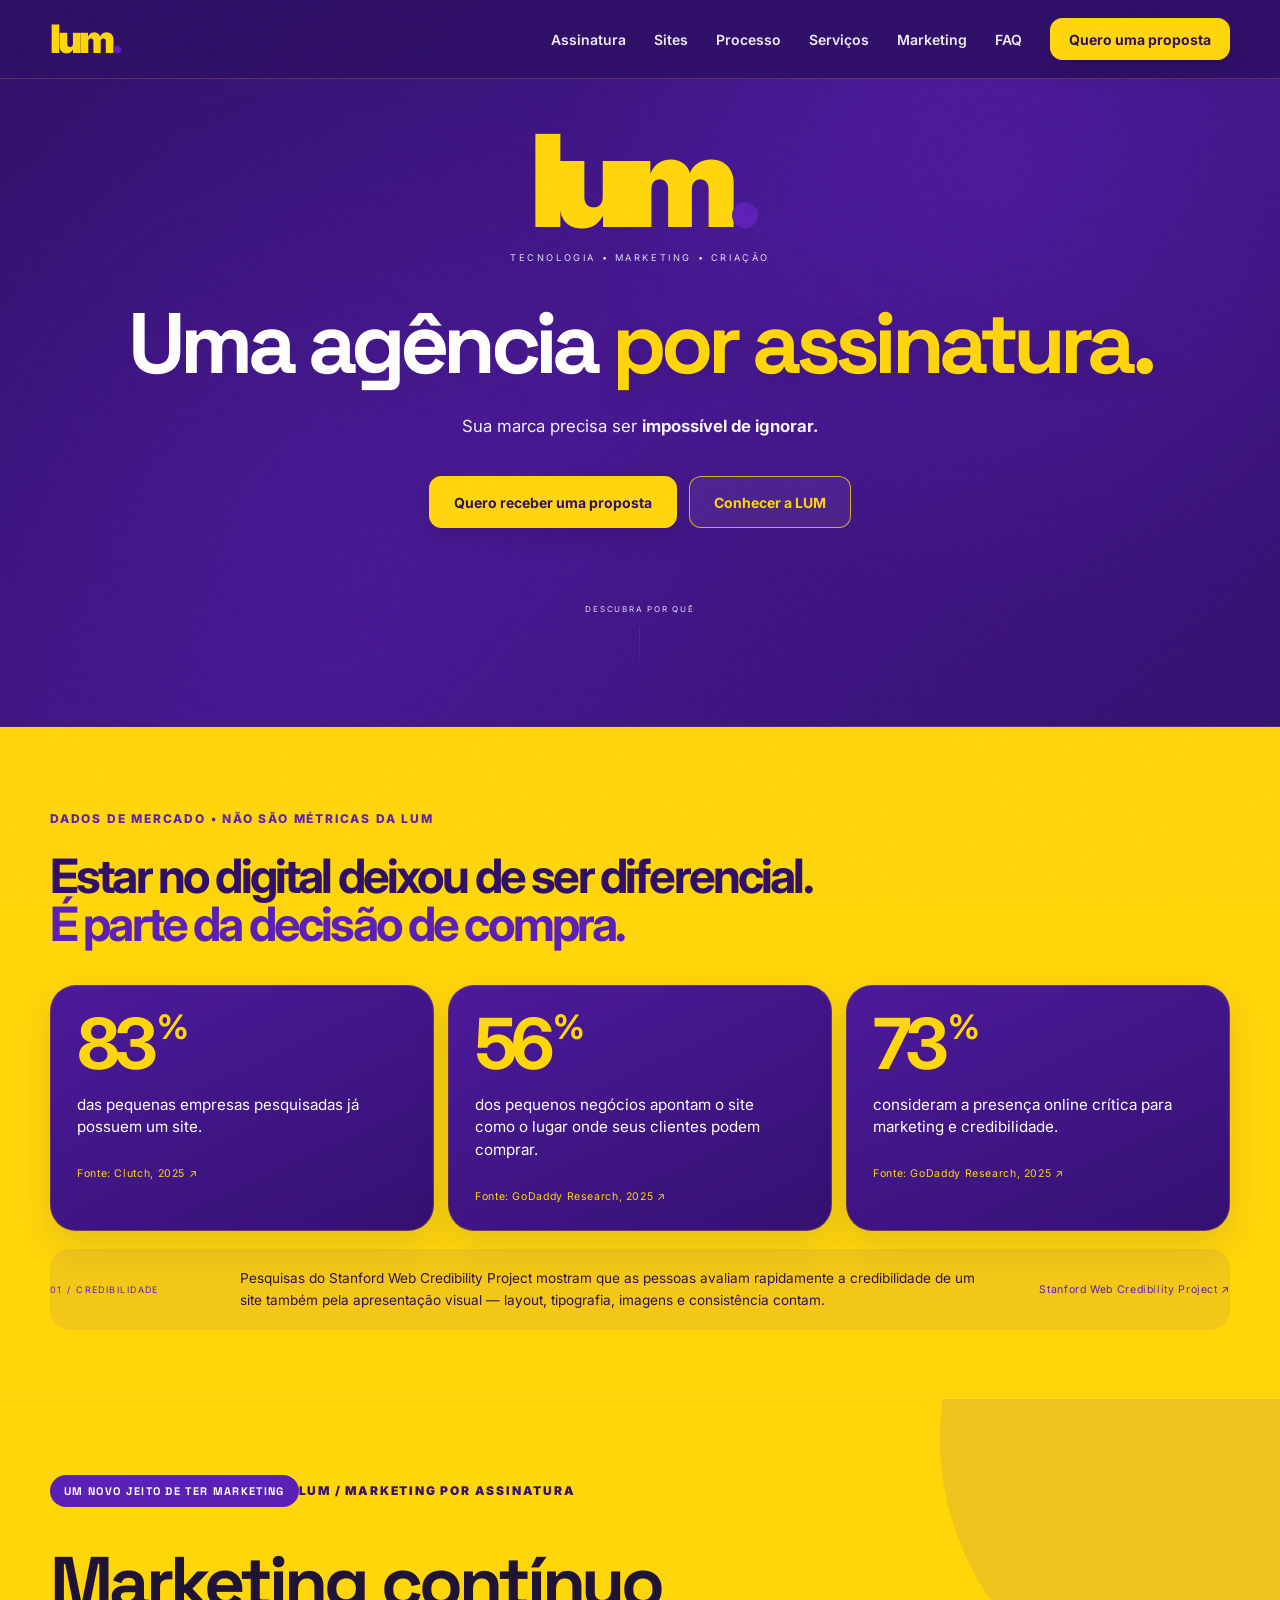
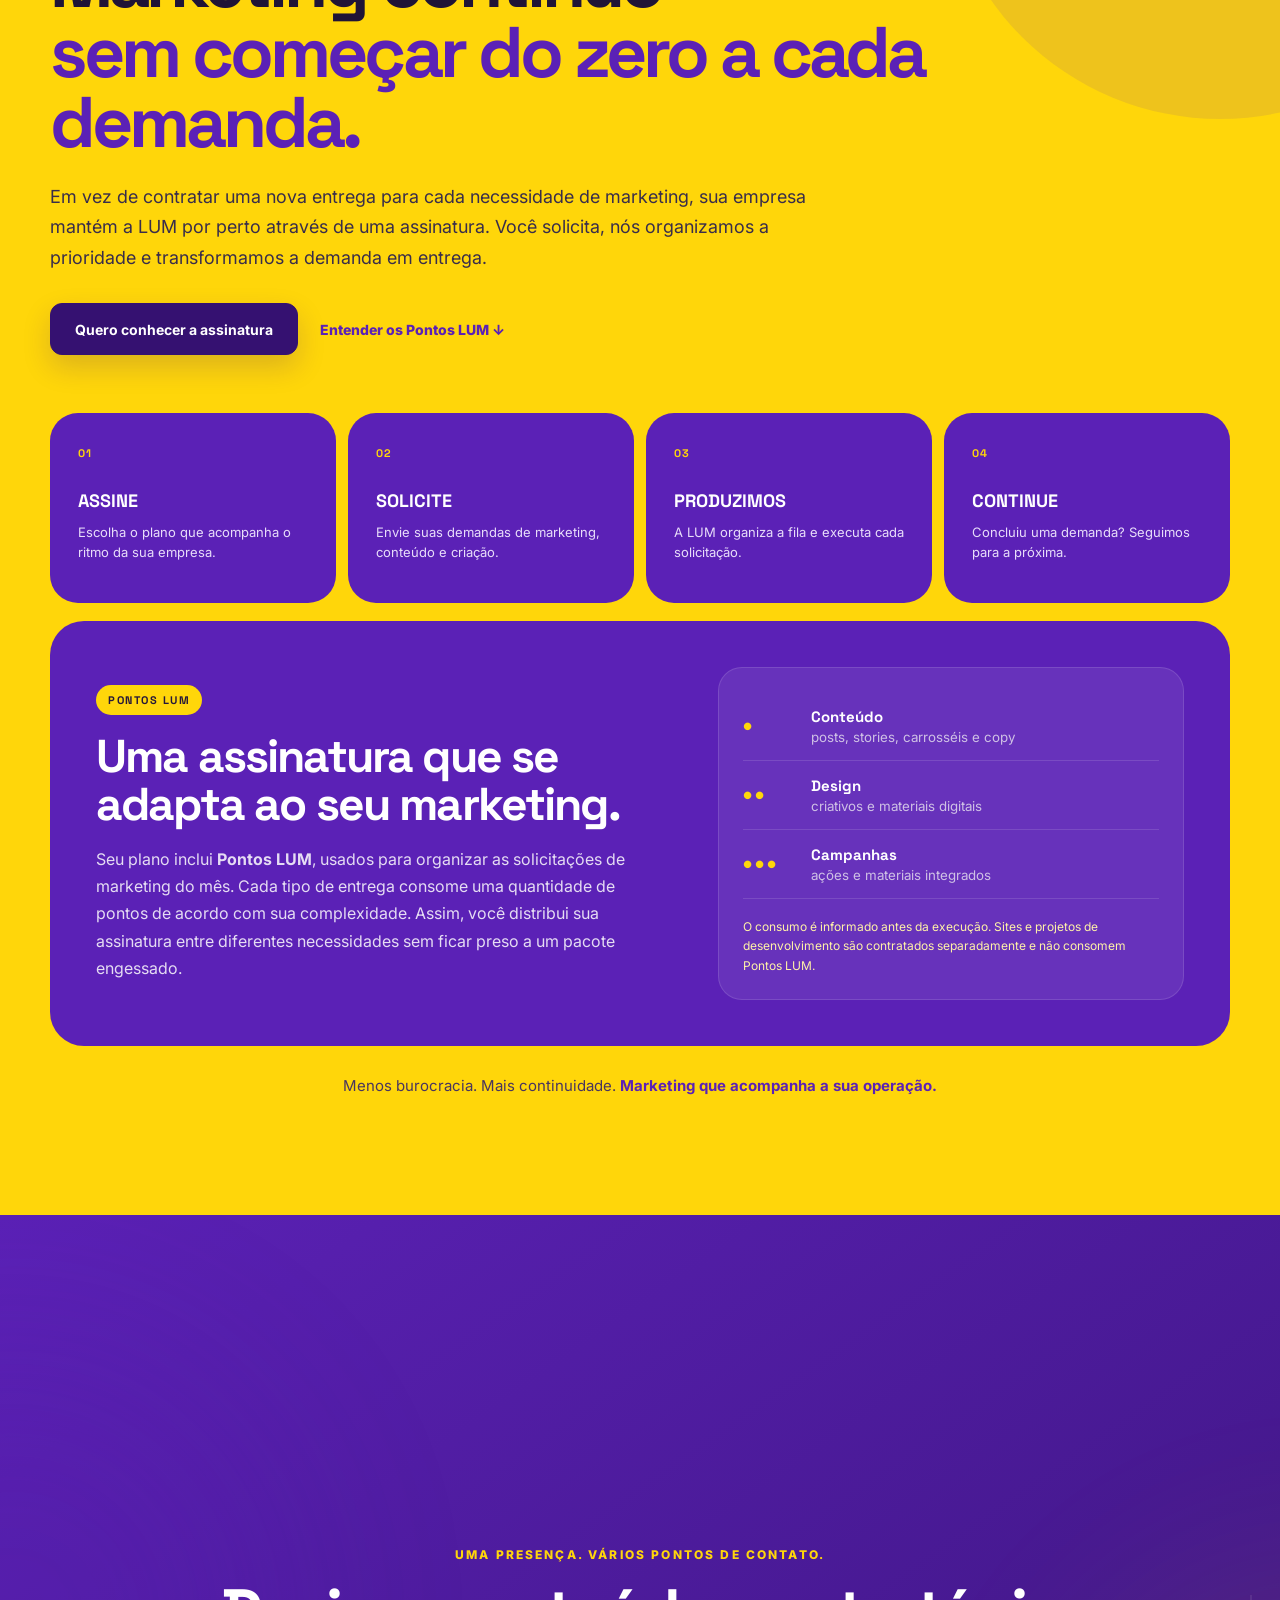
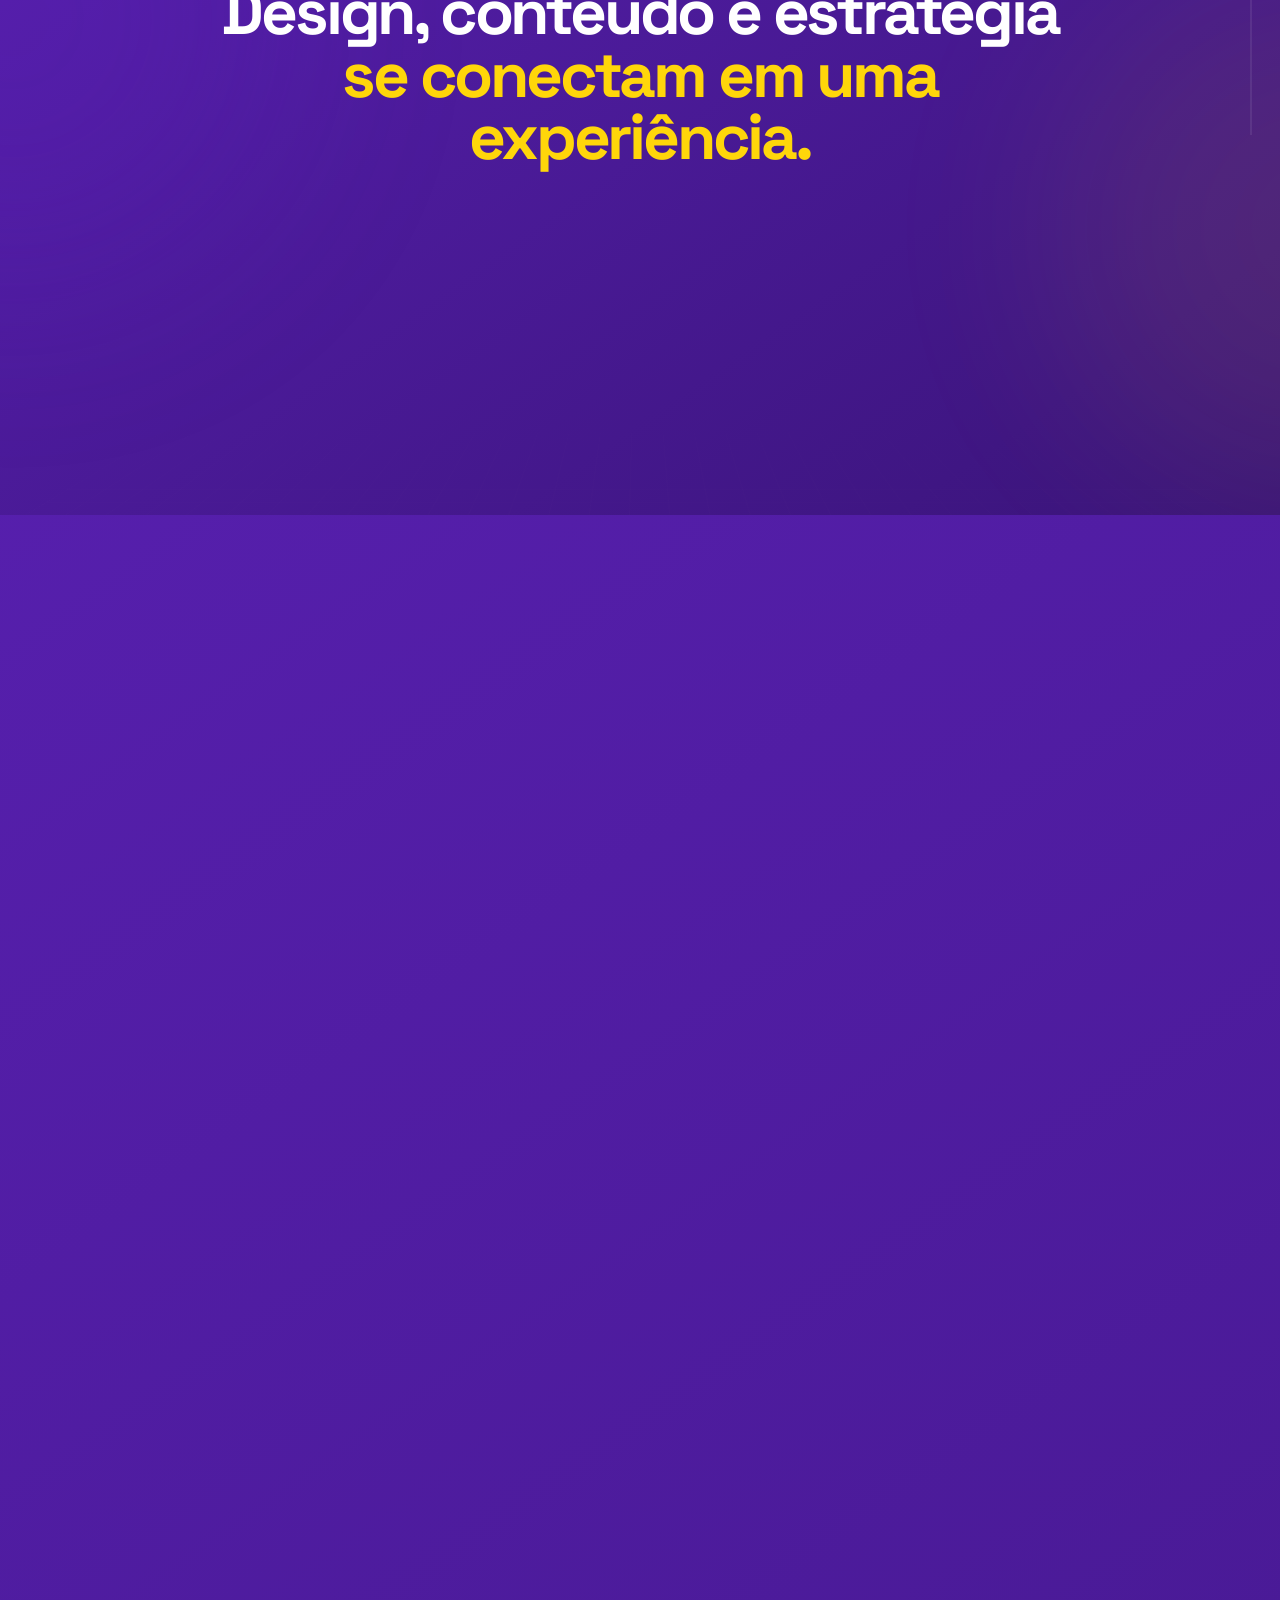
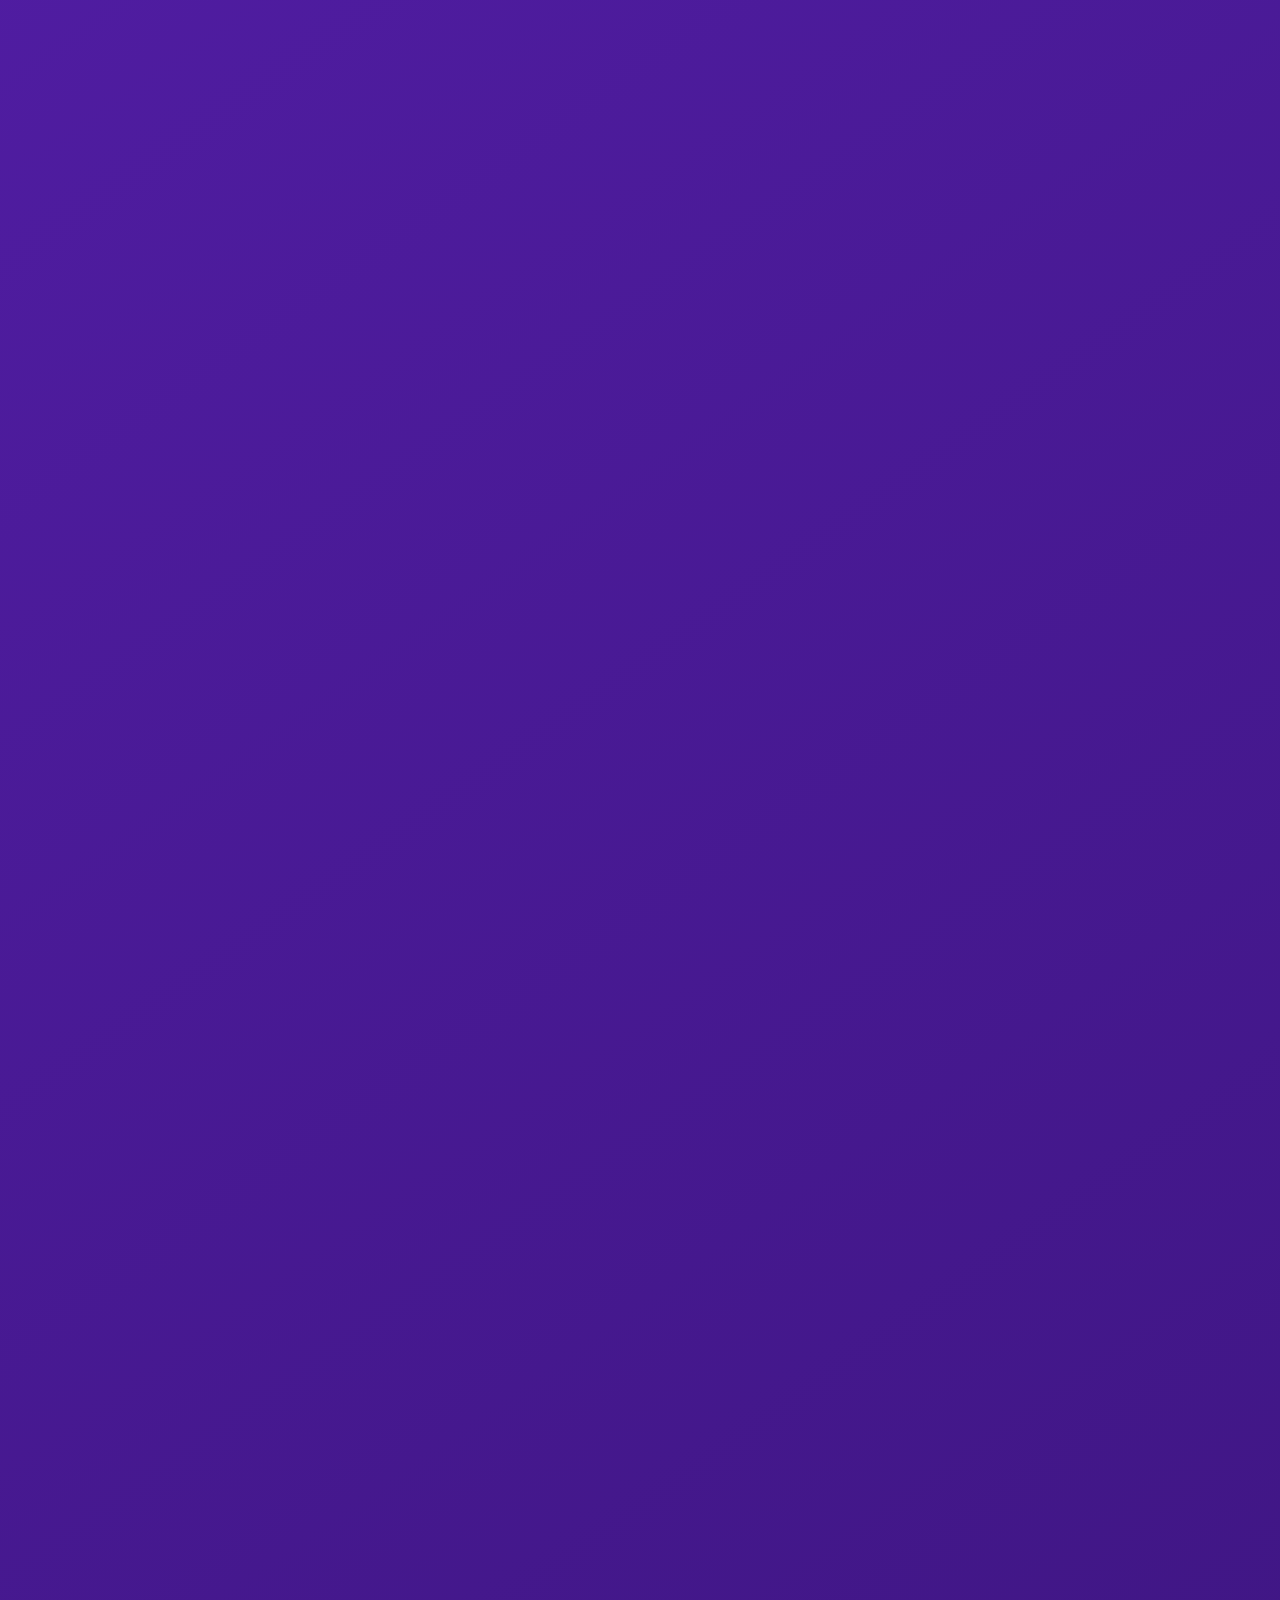
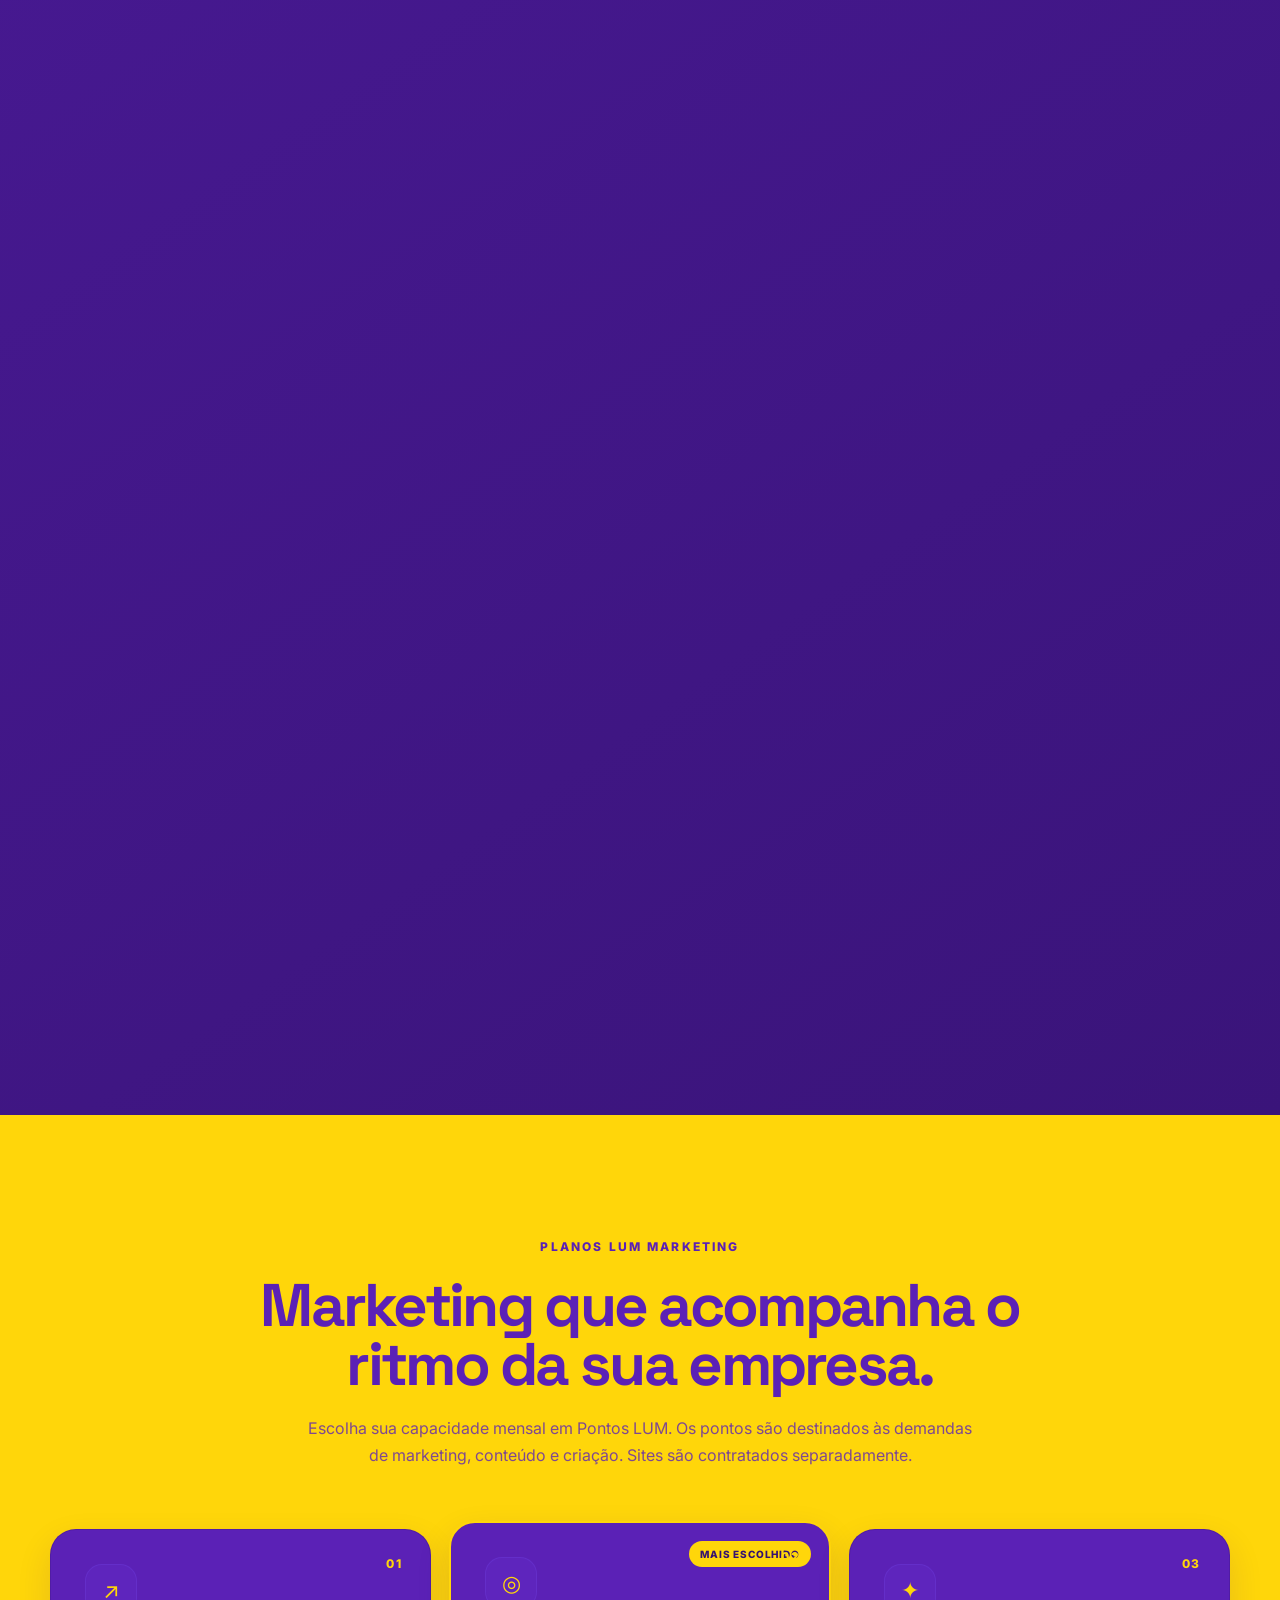
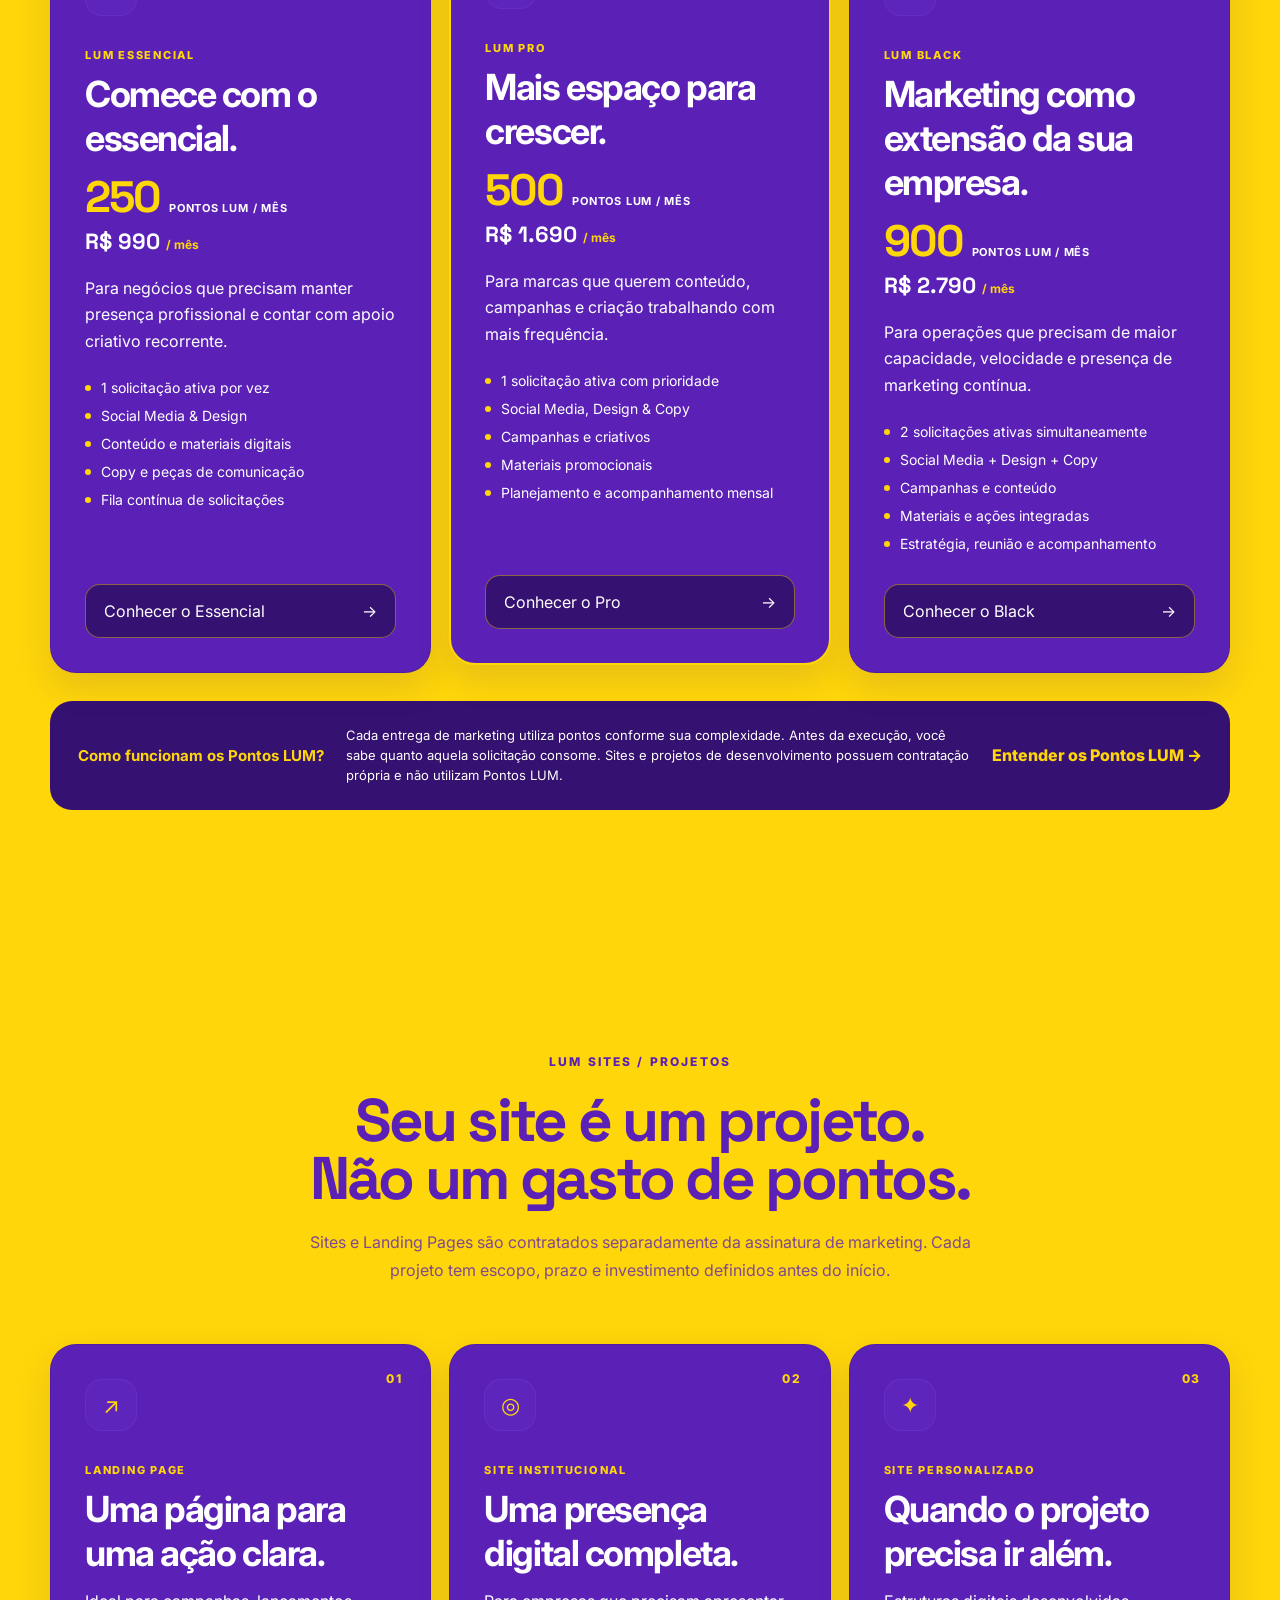
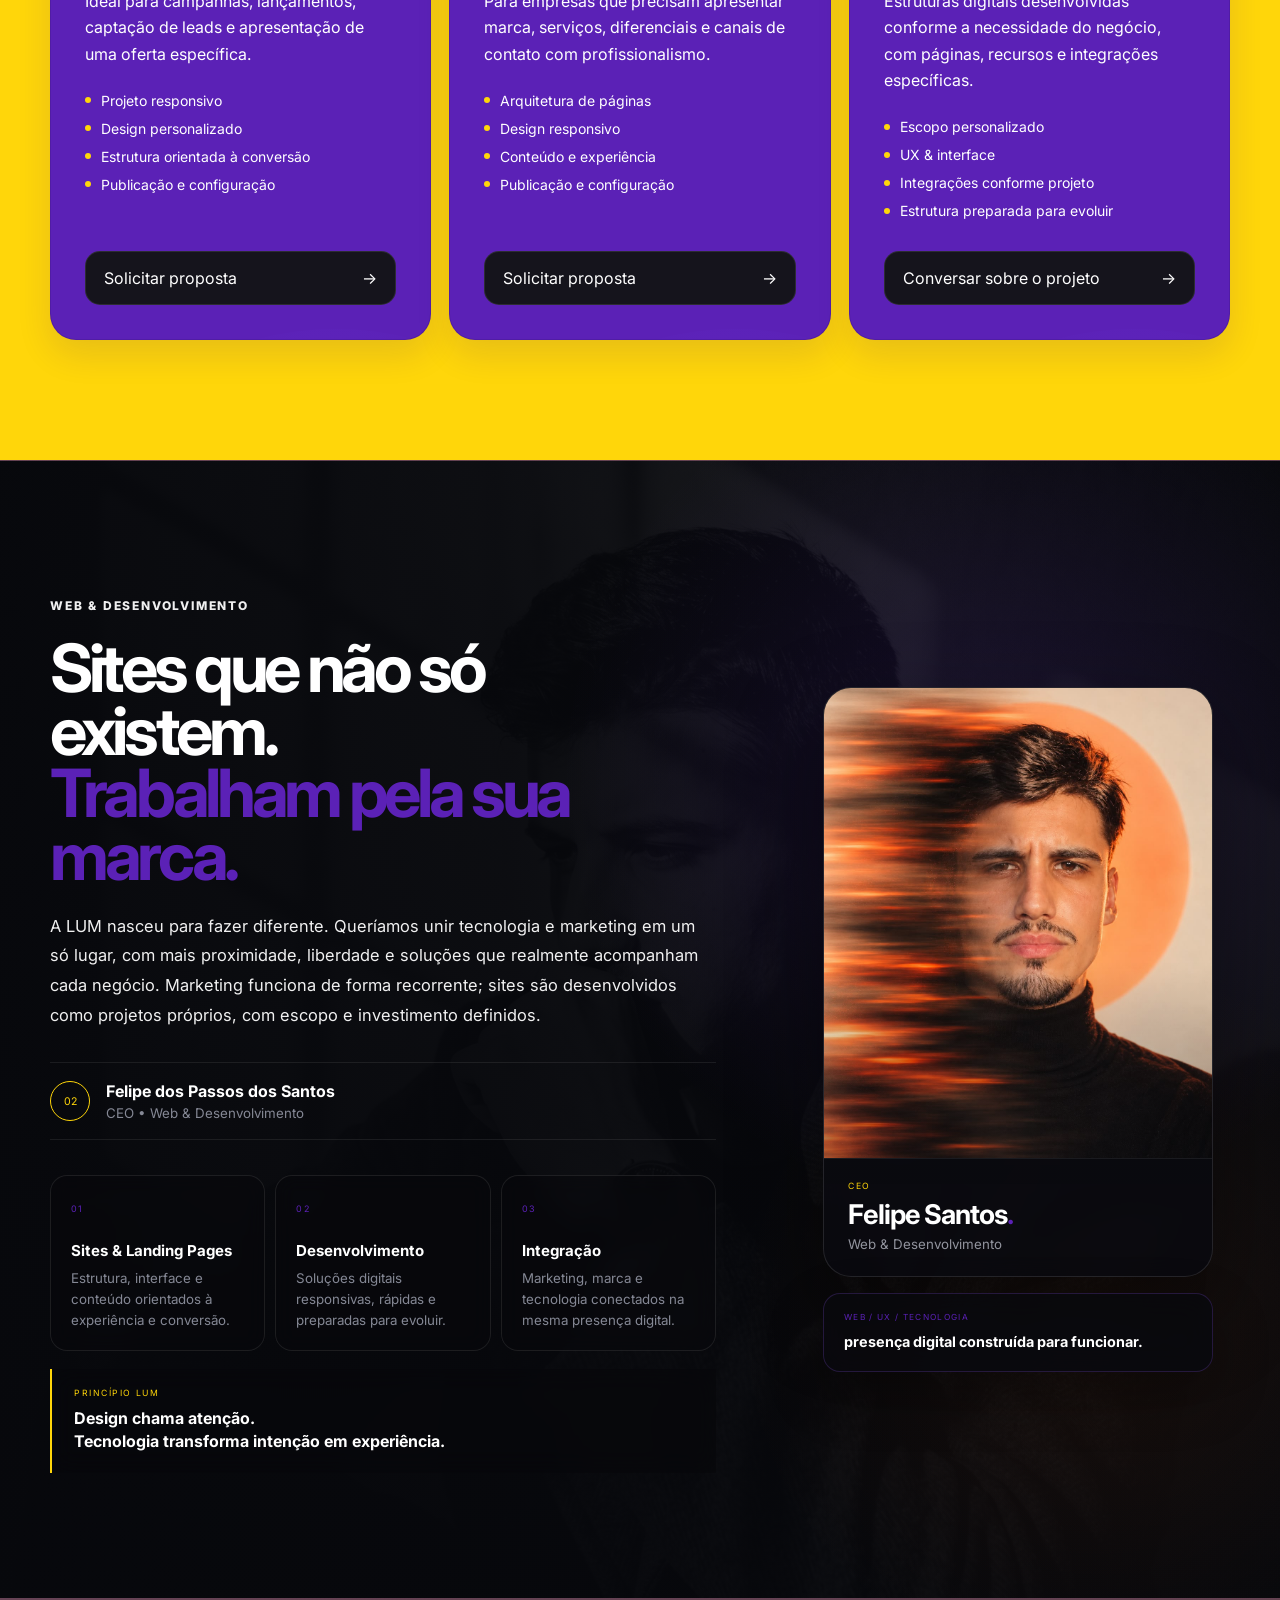
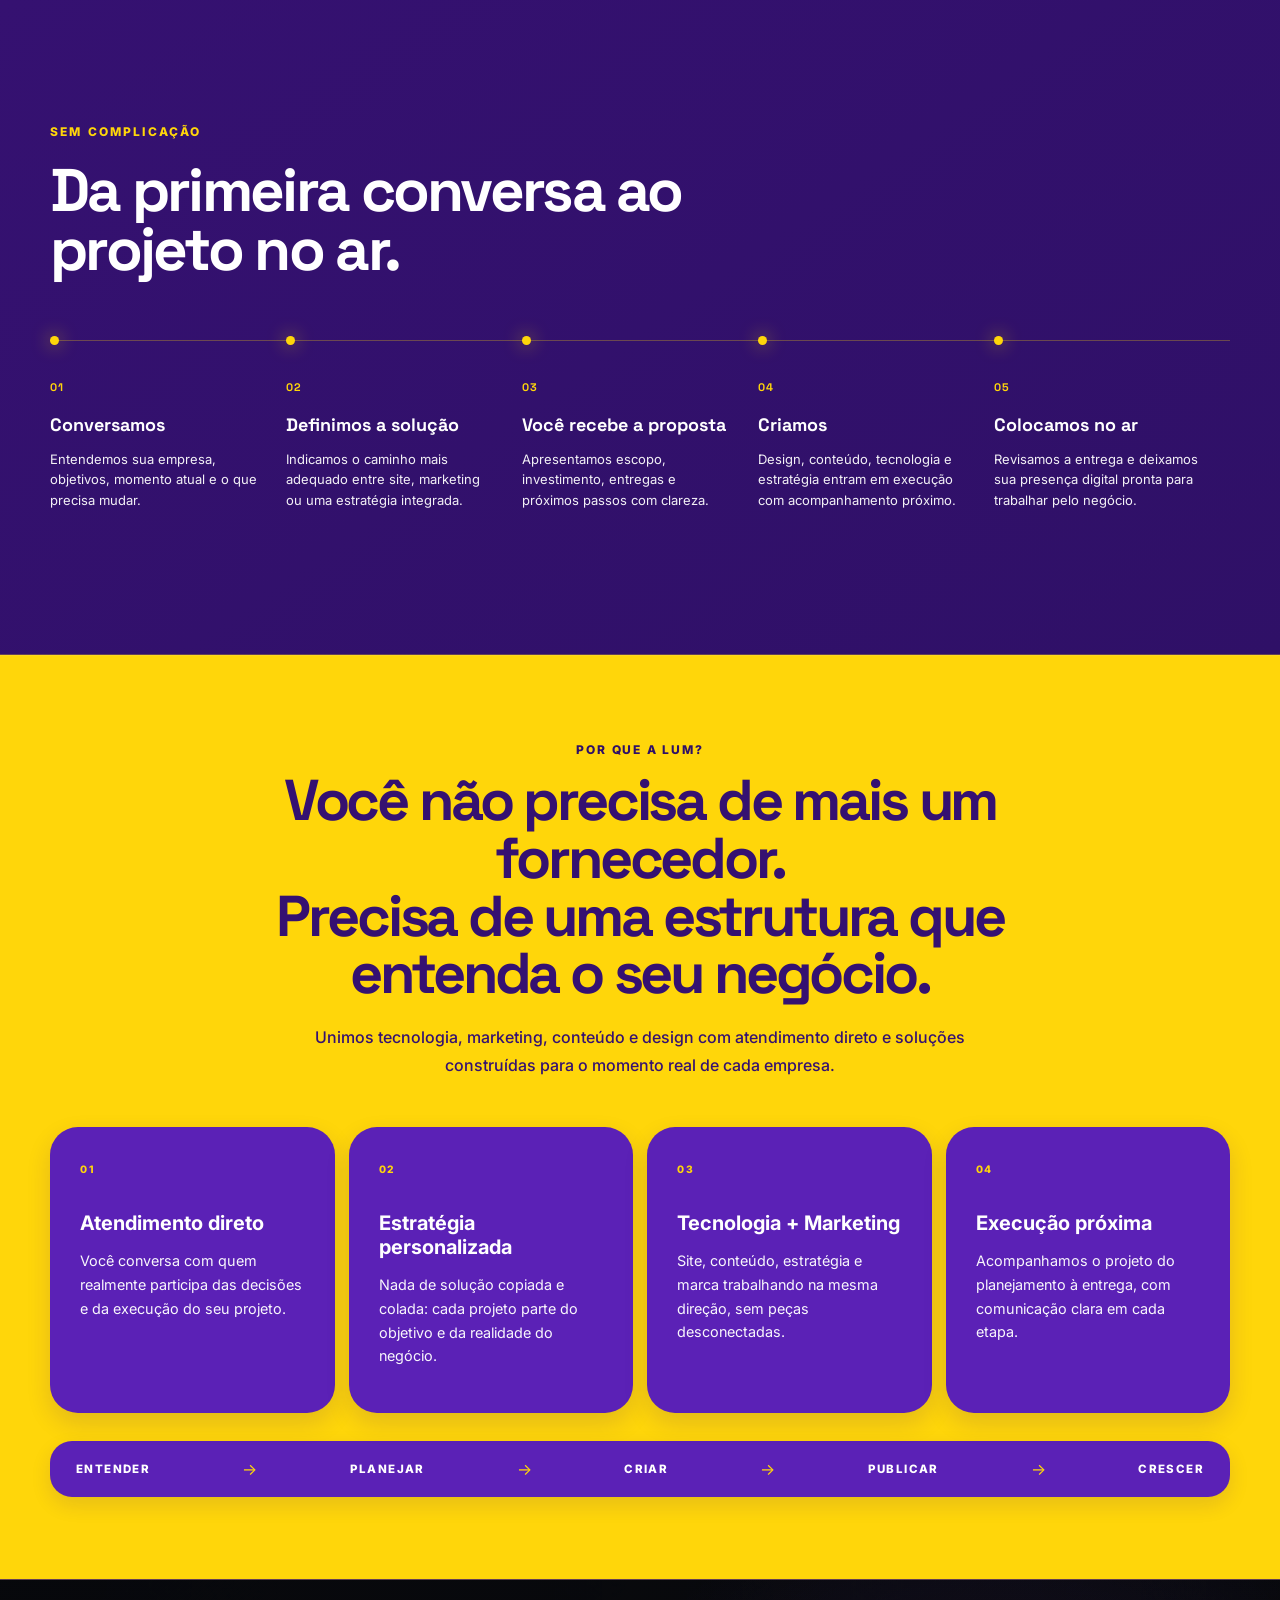
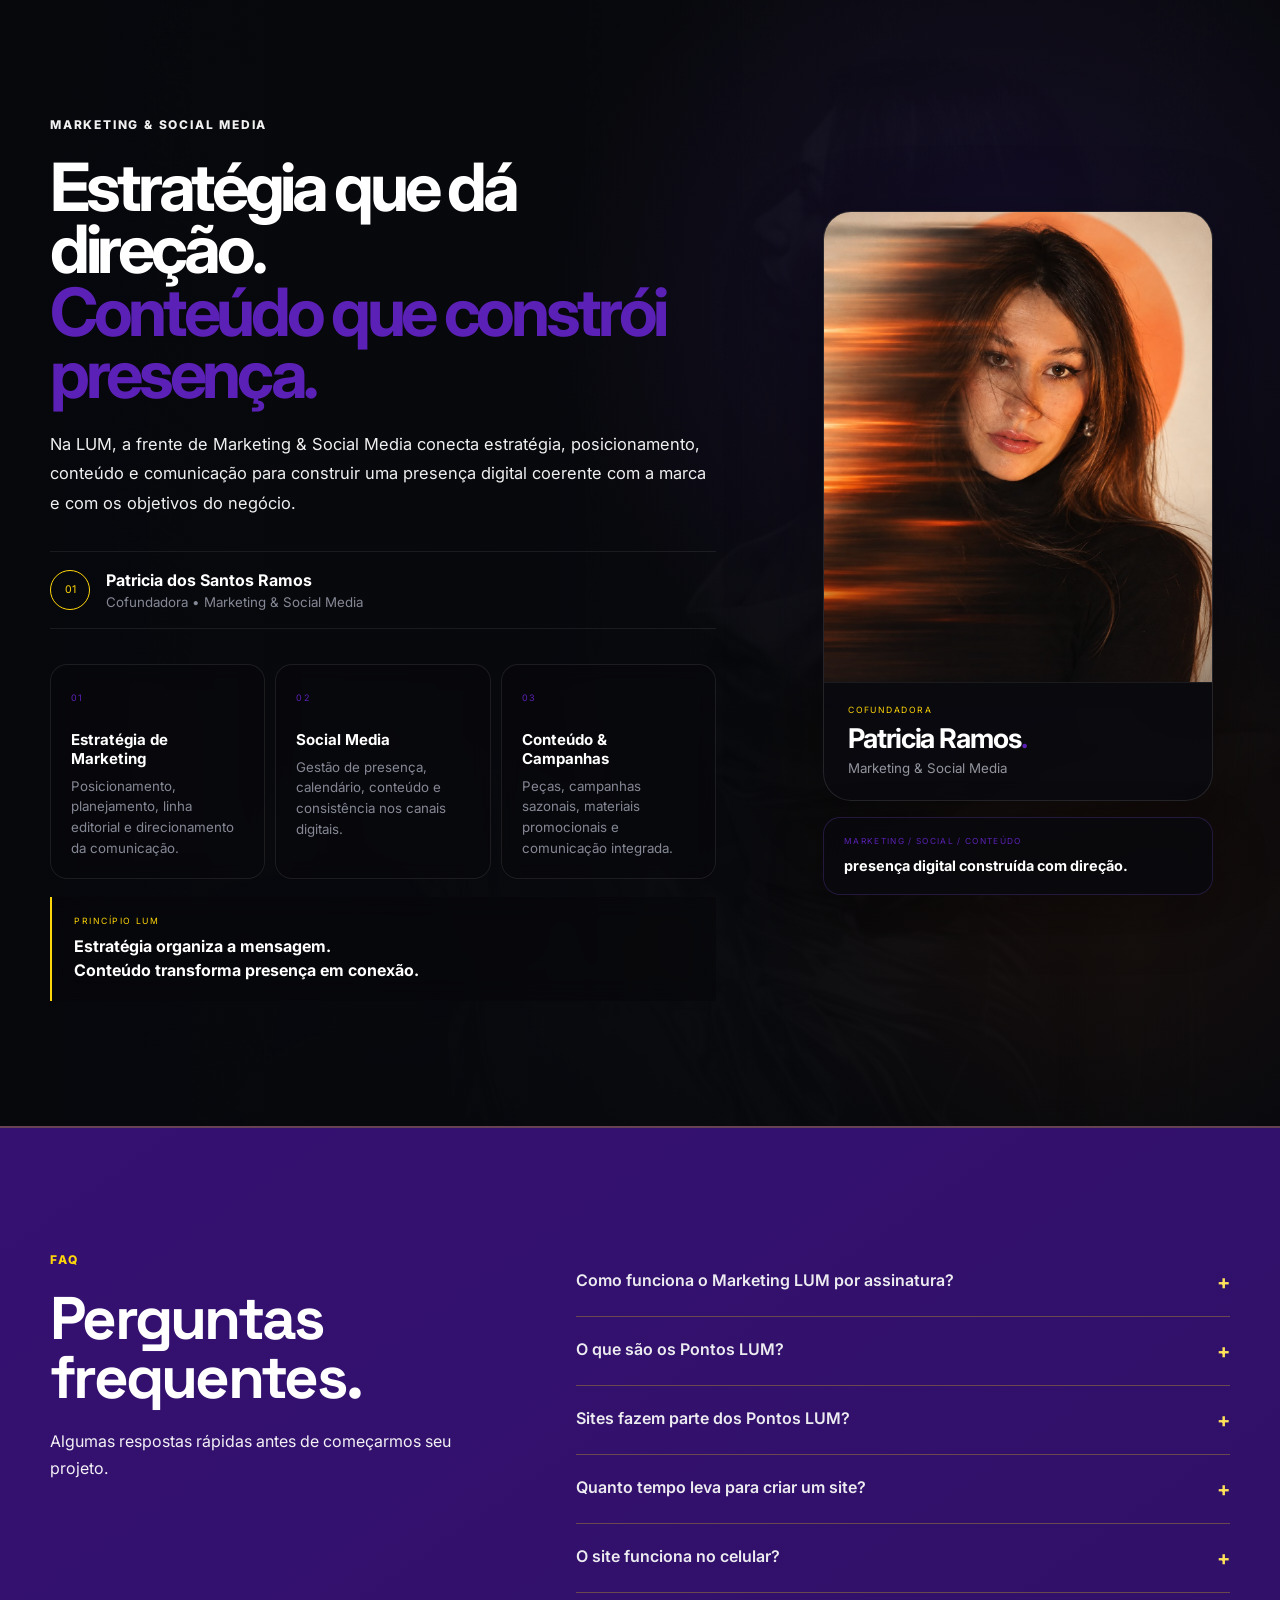
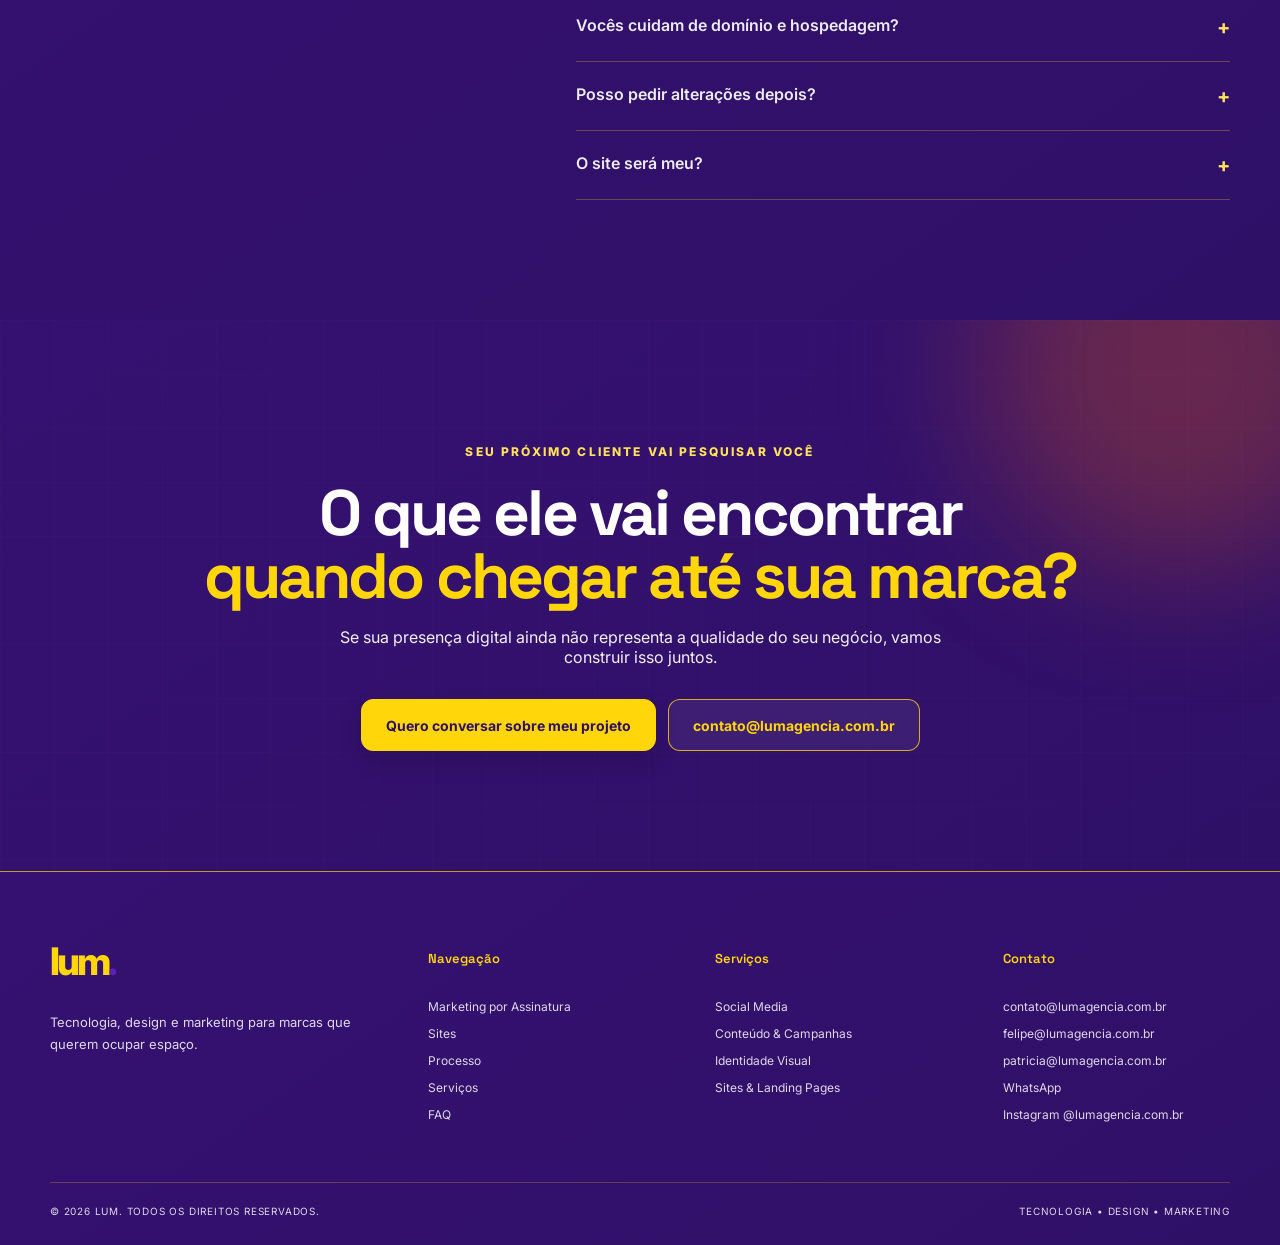
<file: index.html>
<!DOCTYPE html>
<html lang="pt-BR">
<head>
<meta charset="utf-8"/>
<meta content="width=device-width, initial-scale=1.0" name="viewport"/>
<meta content="LUM é uma agência de tecnologia e marketing focada em sites, landing pages, presença digital e estratégias de crescimento." name="description"/>
<title>LUM — Tecnologia, Soluções &amp; Marketing</title>
<link href="https://fonts.googleapis.com" rel="preconnect"/>
<link crossorigin="" href="https://fonts.gstatic.com" rel="preconnect"/>
<link href="https://fonts.googleapis.com/css2?family=Inter:wght@400;500;600;700;800&amp;family=Space+Grotesk:wght@500;600;700&amp;display=swap" rel="stylesheet"/>
<link href="css/style.css" rel="stylesheet"><link href="assets/favicon-lum.svg" rel="icon" type="image/svg+xml"/></head>
<body>
<div class="noise"></div>
<header class="site-header"><div class="container nav-wrap"><a aria-label="LUM - Página inicial" class="brand" href="#inicio"><span class="brand-word">lum<span>.</span></span></a><button aria-expanded="false" aria-label="Abrir menu" class="menu-toggle"><span></span><span></span><span></span></button><nav class="main-nav"><a href="#assinatura">Assinatura</a><a href="#sites">Sites</a><a href="#processo">Processo</a><a href="#agencia360">Serviços</a><a href="#marketing-lum">Marketing</a><a href="#faq">FAQ</a></nav><a class="btn btn-small btn-primary desktop-cta" href="https://wa.me/5551985308573?text=Ol%C3%A1%21%20Vim%20pelo%20site%20da%20LUM%20e%20gostaria%20de%20conversar%20sobre%20um%20projeto." rel="noopener noreferrer" target="_blank">Quero uma proposta</a></div></header>
<main>
<section class="hero lum-centered-hero" id="inicio"><div aria-hidden="true" class="lum-hero-art"><div aria-hidden="true" class="lum-elliptic-object"><div class="lum-ellipse-glow"></div><div class="lum-ellipse-ring ellipse-ring-outer"></div><div class="lum-ellipse-ring ellipse-ring-main"></div><div class="lum-ellipse-ring ellipse-ring-inner"></div><div class="lum-ellipse-streak streak-purple"></div><div class="lum-ellipse-streak streak-orange"></div><div class="lum-ellipse-spark spark-1"></div><div class="lum-ellipse-spark spark-2"></div><div class="lum-ellipse-spark spark-3"></div></div></div><div class="container lum-centered-inner"><div class="lum-hero-brand reveal"><span class="lum-hero-logo">lum<span>.</span></span><small>TECNOLOGIA • MARKETING • CRIAÇÃO</small></div><div class="lum-centered-copy reveal delay-1"><h1>Uma agência <strong>por assinatura.</strong></h1><p>Sua marca precisa ser <strong>impossível de ignorar.</strong></p><div class="hero-actions lum-centered-actions"><a class="btn btn-primary btn-lg" href="https://wa.me/5551985308573?text=Ol%C3%A1%21%20Vim%20pelo%20site%20da%20LUM%20e%20gostaria%20de%20receber%20uma%20proposta%20para%20minha%20empresa." rel="noopener noreferrer" target="_blank">Quero receber uma proposta</a><a class="btn btn-ghost btn-lg" href="#web-dev">Conhecer a LUM</a></div></div><div aria-hidden="true" class="lum-scroll-cue"><span>DESCUBRA POR QUÊ</span><i></i></div></div></section>
<section aria-label="Dados de mercado sobre presença digital" class="market-proof-section"><div class="container"><div class="market-proof-intro reveal"><p class="eyebrow">DADOS DE MERCADO • NÃO SÃO MÉTRICAS DA LUM</p><h2>Estar no digital deixou de ser diferencial.<br/><span>É parte da decisão de compra.</span></h2></div><div class="market-proof-grid"><article class="market-stat reveal"><strong>83<span>%</span></strong><p>das pequenas empresas pesquisadas já possuem um site.</p><a href="https://clutch.co/resources/state-of-small-business-websites-2025" rel="noopener" target="_blank">Fonte: Clutch, 2025 ↗</a></article><article class="market-stat reveal delay-1"><strong>56<span>%</span></strong><p>dos pequenos negócios apontam o site como o lugar onde seus clientes podem comprar.</p><a href="https://www.godaddy.com/research/explore-the-data/annual-report-2025" rel="noopener" target="_blank">Fonte: GoDaddy Research, 2025 ↗</a></article><article class="market-stat reveal delay-2"><strong>73<span>%</span></strong><p>consideram a presença online crítica para marketing e credibilidade.</p><a href="https://www.godaddy.com/research/explore-the-data/annual-report-2025" rel="noopener" target="_blank">Fonte: GoDaddy Research, 2025 ↗</a></article></div><div class="market-credibility-note reveal"><span>01 / CREDIBILIDADE</span><p>Pesquisas do Stanford Web Credibility Project mostram que as pessoas avaliam rapidamente a credibilidade de um site também pela apresentação visual — layout, tipografia, imagens e consistência contam.</p><a href="https://credibility.stanford.edu/guidelines/" rel="noopener" target="_blank">Stanford Web Credibility Project ↗</a></div></div></section>
<section class="subscription-section" id="assinatura" aria-label="LUM Marketing por Assinatura"><div class="container subscription-wrap"><div class="subscription-intro reveal"><span class="subscription-badge">UM NOVO JEITO DE TER MARKETING</span><p class="eyebrow">LUM / MARKETING POR ASSINATURA</p><h2>Marketing contínuo<br/><span>sem começar do zero a cada demanda.</span></h2><p class="subscription-lead">Em vez de contratar uma nova entrega para cada necessidade de marketing, sua empresa mantém a LUM por perto através de uma assinatura. Você solicita, nós organizamos a prioridade e transformamos a demanda em entrega.</p><div class="subscription-actions"><a class="btn btn-primary" href="https://wa.me/5551985308573?text=Ol%C3%A1%21%20Quero%20entender%20como%20funciona%20o%20Marketing%20LUM%20por%20assinatura." rel="noopener noreferrer" target="_blank">Quero conhecer a assinatura</a><a class="subscription-anchor" href="#pontos-lum">Entender os Pontos LUM ↓</a></div></div><div class="subscription-steps reveal delay-1"><article><span>01</span><strong>ASSINE</strong><p>Escolha o plano que acompanha o ritmo da sua empresa.</p></article><article><span>02</span><strong>SOLICITE</strong><p>Envie suas demandas de marketing, conteúdo e criação.</p></article><article><span>03</span><strong>PRODUZIMOS</strong><p>A LUM organiza a fila e executa cada solicitação.</p></article><article><span>04</span><strong>CONTINUE</strong><p>Concluiu uma demanda? Seguimos para a próxima.</p></article></div><div class="lum-points-card reveal" id="pontos-lum"><div class="points-copy"><span class="points-label">PONTOS LUM</span><h3>Uma assinatura que se adapta ao seu marketing.</h3><p>Seu plano inclui <strong>Pontos LUM</strong>, usados para organizar as solicitações de marketing do mês. Cada tipo de entrega consome uma quantidade de pontos de acordo com sua complexidade. Assim, você distribui sua assinatura entre diferentes necessidades sem ficar preso a um pacote engessado.</p></div><div class="points-examples" aria-label="Exemplos de uso dos Pontos LUM"><div><i>●</i><span><strong>Conteúdo</strong><small>posts, stories, carrosséis e copy</small></span></div><div><i>●●</i><span><strong>Design</strong><small>criativos e materiais digitais</small></span></div><div><i>●●●</i><span><strong>Campanhas</strong><small>ações e materiais integrados</small></span></div><p>O consumo é informado antes da execução. Sites e projetos de desenvolvimento são contratados separadamente e não consomem Pontos LUM.</p></div></div><p class="subscription-note reveal">Menos burocracia. Mais continuidade. <strong>Marketing que acompanha a sua operação.</strong></p></div></section>
<section aria-label="Experiência digital em movimento" class="scroll-story" id="experiencia"><div class="scroll-stage"><div class="scroll-stage-grid"></div><div class="scroll-orb scroll-orb-purple"></div><div class="scroll-orb scroll-orb-orange"></div><div class="scroll-copy scroll-copy-start"><span class="section-kicker">Uma presença. Vários pontos de contato.</span><h2>Design, conteúdo e estratégia<br/><span>se conectam em uma experiência.</span></h2></div><div class="story-fragment fragment-browser" data-fragment="browser"><div class="frag-top"><i></i><i></i><i></i><b>seusite.com.br</b></div><div class="frag-browser-body"><span class="frag-kicker"></span><strong></strong><strong class="short"></strong><small></small><small class="short"></small><button tabindex="-1">CONHEÇA</button></div></div><div class="story-fragment fragment-social" data-fragment="social"><div class="social-head"><span class="social-avatar">N</span><div><b>LUM</b><small>@digitalstudio</small></div><i>•••</i></div><div class="social-art"><span>MAKE<br/>DIGITAL<br/><em>MATTER.</em></span></div><div class="social-actions">♡　◯　↗</div></div><div class="story-fragment fragment-ads" data-fragment="ads"><span class="tiny-label">CONTEÚDO ATIVO</span><div class="ad-value">SOCIAL</div><p>estratégia, conteúdo e presença</p><div class="ad-chart"><i></i><i></i><i></i><i></i><i></i><i></i></div></div><div class="story-fragment fragment-code" data-fragment="code"><div class="code-dots"><i></i><i></i><i></i></div><pre><span>&lt;section</span> class=<b>"impact"</b><span>&gt;</span>
  <em>build</em>(brand);
  <em>connect</em>(audience);
<span>&lt;/section&gt;</span></pre></div><div class="story-fragment fragment-brand" data-fragment="brand"><div class="brand-swatch purple"></div><div class="brand-swatch orange"></div><div class="brand-type">Aa</div><small>IDENTIDADE<br/>QUE BRAND.</small></div><div aria-hidden="true" class="phone-assembly"><div class="phone-shell"><div class="phone-speaker"></div><div class="phone-camera"></div><div class="phone-inner"><div class="phone-page page-one"><div class="mobile-nav"><b>L.</b><span>MENU</span></div><div class="mobile-hero"><small>DIGITAL STUDIO</small><h3>Soluções que<br/><em>movem</em><br/>negócios.</h3><p>Estratégia, design e tecnologia em uma única experiência.</p><button tabindex="-1">COMEÇAR PROJETO ↗</button></div><div class="mobile-pill-row"><i>WEB</i><i>BRAND</i><i>SOCIAL</i></div></div><div class="phone-page page-two"><div class="mobile-nav"><b>L.</b><span>SOLUÇÕES</span></div><small>ESTRUTURAS DIGITAIS</small><h3>Presença que<br/>gera <em>confiança.</em></h3><div class="case-stack"><i></i><i></i><i></i></div></div><div class="phone-page page-three"><div class="mobile-nav"><b>L.</b><span>ESTRATÉGIA</span></div><small>MARKETING + TECNOLOGIA</small><div class="result-number">360°</div><p>Uma estrutura digital conectada do primeiro contato à experiência da marca.</p><div class="result-lines"><i></i><i></i><i></i></div></div></div></div><div class="phone-shadow"></div></div><div class="scroll-copy scroll-copy-end"><span class="section-kicker">Tudo se conecta</span><h2>Seu site no centro.<br/><span>Seu marketing em movimento.</span></h2><p>Construímos o ecossistema digital para sua marca crescer com consistência.</p><a class="btn btn-primary" href="#sites">Conhecer nossos sites</a></div><div aria-hidden="true" class="scroll-progress"><span></span></div></div></section>
<section class="section package-section subscription-plans-section" id="planos"><div class="container"><div class="section-heading reveal package-heading"><span class="section-kicker">PLANOS LUM MARKETING</span><h2>Marketing que acompanha <span>o ritmo da sua empresa.</span></h2><p>Escolha sua capacidade mensal em Pontos LUM. Os pontos são destinados às demandas de marketing, conteúdo e criação. Sites são contratados separadamente.</p></div><div class="package-grid"><article class="package-card reveal"><span class="package-number">01</span><div class="package-icon">↗</div><span class="package-label">LUM ESSENCIAL</span><h3>Comece com o essencial.</h3><div class="package-points"><strong>200</strong><span>Pontos LUM / mês</span></div><div class="package-price">R$ 990 <small>/ mês</small></div><p>Para negócios que precisam manter presença profissional e contar com apoio criativo recorrente.</p><ul><li>1 solicitação ativa por vez</li><li>Social Media &amp; Design</li><li>Conteúdo e materiais digitais</li><li>Copy e peças de comunicação</li><li>Fila contínua de solicitações</li></ul><a class="package-open" href="https://wa.me/5551985308573?text=Ol%C3%A1%21%20Quero%20conhecer%20o%20plano%20LUM%20Essencial%20com%20200%20Pontos%20LUM." rel="noopener noreferrer" target="_blank">Conhecer o Essencial <span>→</span></a></article><article class="package-card featured subscription-featured reveal delay-1"><span class="package-tag">MAIS ESCOLHIDO</span><span class="package-number">02</span><div class="package-icon">◎</div><span class="package-label">LUM PRO</span><h3>Mais espaço para crescer.</h3><div class="package-points"><strong>400</strong><span>Pontos LUM / mês</span></div><div class="package-price">R$ 1.690 <small>/ mês</small></div><p>Para marcas que querem conteúdo, campanhas e criação trabalhando com mais frequência.</p><ul><li>1 solicitação ativa com prioridade</li><li>Social Media, Design &amp; Copy</li><li>Campanhas e criativos</li><li>Materiais promocionais</li><li>Planejamento e acompanhamento mensal</li></ul><a class="package-open" href="https://wa.me/5551985308573?text=Ol%C3%A1%21%20Quero%20conhecer%20o%20plano%20LUM%20Pro%20com%20400%20Pontos%20LUM." rel="noopener noreferrer" target="_blank">Conhecer o Pro <span>→</span></a></article><article class="package-card combo reveal delay-2"><span class="package-number">03</span><div class="package-icon">✦</div><span class="package-label">LUM BLACK</span><h3>Marketing como extensão da sua empresa.</h3><div class="package-points"><strong>700</strong><span>Pontos LUM / mês</span></div><div class="package-price">R$ 2.790 <small>/ mês</small></div><p>Para operações que precisam de maior capacidade, velocidade e presença de marketing contínua.</p><ul><li>2 solicitações ativas simultaneamente</li><li>Social Media + Design + Copy</li><li>Campanhas e conteúdo</li><li>Materiais e ações integradas</li><li>Estratégia, reunião e acompanhamento</li></ul><a class="package-open" href="https://wa.me/5551985308573?text=Ol%C3%A1%21%20Quero%20conhecer%20o%20plano%20LUM%20Black%20com%20700%20Pontos%20LUM." rel="noopener noreferrer" target="_blank">Conhecer o Black <span>→</span></a></article></div><div class="package-points-note reveal"><strong>Como funcionam os Pontos LUM?</strong><p style="color:#FFFFFF !important; opacity:1 !important; visibility:visible !important;">Cada entrega de marketing utiliza pontos conforme sua complexidade. Antes da execução, você sabe quanto aquela solicitação consome. Sites e projetos de desenvolvimento possuem contratação própria e não utilizam Pontos LUM.</p><a href="#pontos-lum">Entender os Pontos LUM →</a></div></div></section>
<section class="section package-section" id="sites"><div class="container"><div class="section-heading reveal package-heading"><span class="section-kicker">LUM SITES / PROJETOS</span><h2>Seu site é um projeto.<br/><span>Não um gasto de pontos.</span></h2><p>Sites e Landing Pages são contratados separadamente da assinatura de marketing. Cada projeto tem escopo, prazo e investimento definidos antes do início.</p></div><div class="package-grid"><article class="package-card reveal"><span class="package-number">01</span><div class="package-icon">↗</div><span class="package-label">LANDING PAGE</span><h3>Uma página para uma ação clara.</h3><p>Ideal para campanhas, lançamentos, captação de leads e apresentação de uma oferta específica.</p><ul><li>Projeto responsivo</li><li>Design personalizado</li><li>Estrutura orientada à conversão</li><li>Publicação e configuração</li></ul><a class="package-open" href="https://wa.me/5551985308573?text=Ol%C3%A1%21%20Quero%20uma%20proposta%20para%20Landing%20Page." rel="noopener noreferrer" target="_blank">Solicitar proposta <span>→</span></a></article><article class="package-card featured reveal delay-1"><span class="package-number">02</span><div class="package-icon">◎</div><span class="package-label">SITE INSTITUCIONAL</span><h3>Uma presença digital completa.</h3><p>Para empresas que precisam apresentar marca, serviços, diferenciais e canais de contato com profissionalismo.</p><ul><li>Arquitetura de páginas</li><li>Design responsivo</li><li>Conteúdo e experiência</li><li>Publicação e configuração</li></ul><a class="package-open" href="https://wa.me/5551985308573?text=Ol%C3%A1%21%20Quero%20uma%20proposta%20para%20Site%20Institucional." rel="noopener noreferrer" target="_blank">Solicitar proposta <span>→</span></a></article><article class="package-card combo reveal delay-2"><span class="package-number">03</span><div class="package-icon">✦</div><span class="package-label">SITE PERSONALIZADO</span><h3>Quando o projeto precisa ir além.</h3><p>Estruturas digitais desenvolvidas conforme a necessidade do negócio, com páginas, recursos e integrações específicas.</p><ul><li>Escopo personalizado</li><li>UX &amp; interface</li><li>Integrações conforme projeto</li><li>Estrutura preparada para evoluir</li></ul><a class="package-open" href="https://wa.me/5551985308573?text=Ol%C3%A1%21%20Quero%20conversar%20sobre%20um%20projeto%20de%20site%20personalizado." rel="noopener noreferrer" target="_blank">Conversar sobre o projeto <span>→</span></a></article></div></div></section>
<section class="founder-dev-section" id="web-dev"><div aria-hidden="true" class="founder-dev-backdrop"></div><div class="container founder-dev-grid"><div class="founder-dev-copy reveal"><p class="eyebrow">WEB &amp; DESENVOLVIMENTO</p><h2>Sites que não só existem.<br/><span>Trabalham pela sua marca.</span></h2><p class="founder-dev-lead">A LUM nasceu para fazer diferente. Queríamos unir tecnologia e marketing em um só lugar, com mais proximidade, liberdade e soluções que realmente acompanham cada negócio. Marketing funciona de forma recorrente; sites são desenvolvidos como projetos próprios, com escopo e investimento definidos.</p><div class="founder-dev-role"><span class="role-number">02</span><div><strong>Felipe dos Passos dos Santos</strong><small>CEO • Web &amp; Desenvolvimento</small></div></div><div class="dev-capabilities"><div><span>01</span><strong>Sites &amp; Landing Pages</strong><small>Estrutura, interface e conteúdo orientados à experiência e conversão.</small></div><div><span>02</span><strong>Desenvolvimento</strong><small>Soluções digitais responsivas, rápidas e preparadas para evoluir.</small></div><div><span>03</span><strong>Integração</strong><small>Marketing, marca e tecnologia conectados na mesma presença digital.</small></div></div><div class="dev-principle"><span>PRINCÍPIO LUM</span><strong>Design chama atenção.<br/>Tecnologia transforma intenção em experiência.</strong></div></div><div class="founder-dev-profile reveal delay-1"><div class="dev-profile-card"><div class="dev-profile-photo"><img alt="Felipe Santos, cofundador da LUM e responsável por Web e Desenvolvimento" src="assets/team/felipe-profile.png"/></div><div class="dev-profile-info"><span>CEO</span><strong>Felipe Santos<span>.</span></strong><small>Web &amp; Desenvolvimento</small></div></div><div class="dev-floating-note"><span>WEB / UX / TECNOLOGIA</span><strong>presença digital construída para funcionar.</strong></div></div></div></section>
<section class="section process-section" id="processo"><div class="container"><div class="section-heading left reveal"><span class="section-kicker">SEM COMPLICAÇÃO</span><h2>Da primeira conversa ao projeto no ar.</h2></div><div class="process-grid"><div class="process-item reveal"><span>01</span><h3>Conversamos</h3><p>Entendemos sua empresa, objetivos, momento atual e o que precisa mudar.</p></div><div class="process-item reveal delay-1"><span>02</span><h3>Definimos a solução</h3><p>Indicamos o caminho mais adequado entre site, marketing ou uma estratégia integrada.</p></div><div class="process-item reveal delay-2"><span>03</span><h3>Você recebe a proposta</h3><p>Apresentamos escopo, investimento, entregas e próximos passos com clareza.</p></div><div class="process-item reveal"><span>04</span><h3>Criamos</h3><p>Design, conteúdo, tecnologia e estratégia entram em execução com acompanhamento próximo.</p></div><div class="process-item reveal delay-1"><span>05</span><h3>Colocamos no ar</h3><p>Revisamos a entrega e deixamos sua presença digital pronta para trabalhar pelo negócio.</p></div></div></div></section>
<section class="lum-360-section" id="agencia360"><div class="container"><div class="section-heading"><p class="eyebrow">POR QUE A LUM?</p><h2>Você não precisa de mais um fornecedor.<br/>Precisa de uma estrutura que entenda o seu negócio.</h2><p>Unimos tecnologia, marketing, conteúdo e design com atendimento direto e soluções construídas para o momento real de cada empresa.</p></div><div class="lum-360-grid"><article><span>01</span><h3>Atendimento direto</h3><p>Você conversa com quem realmente participa das decisões e da execução do seu projeto.</p></article><article><span>02</span><h3>Estratégia personalizada</h3><p>Nada de solução copiada e colada: cada projeto parte do objetivo e da realidade do negócio.</p></article><article><span>03</span><h3>Tecnologia + Marketing</h3><p>Site, conteúdo, estratégia e marca trabalhando na mesma direção, sem peças desconectadas.</p></article><article><span>04</span><h3>Execução próxima</h3><p>Acompanhamos o projeto do planejamento à entrega, com comunicação clara em cada etapa.</p></article></div><div class="lum-flow"><strong>ENTENDER</strong><i>→</i><strong>PLANEJAR</strong><i>→</i><strong>CRIAR</strong><i>→</i><strong>PUBLICAR</strong><i>→</i><strong>CRESCER</strong></div></div></section>
<section class="founder-dev-section founder-patricia-section" id="marketing-lum"><div aria-hidden="true" class="founder-dev-backdrop patricia-backdrop"></div><div class="container founder-dev-grid"><div class="founder-dev-copy reveal"><p class="eyebrow">MARKETING &amp; SOCIAL MEDIA</p><h2>Estratégia que dá direção.<br/><span>Conteúdo que constrói presença.</span></h2><p class="founder-dev-lead">Na LUM, a frente de Marketing &amp; Social Media conecta estratégia, posicionamento, conteúdo e comunicação para construir uma presença digital coerente com a marca e com os objetivos do negócio.</p><div class="founder-dev-role"><span class="role-number">01</span><div><strong>Patricia dos Santos Ramos</strong><small>Cofundadora • Marketing &amp; Social Media</small></div></div><div class="dev-capabilities"><div><span>01</span><strong>Estratégia de Marketing</strong><small>Posicionamento, planejamento, linha editorial e direcionamento da comunicação.</small></div><div><span>02</span><strong>Social Media</strong><small>Gestão de presença, calendário, conteúdo e consistência nos canais digitais.</small></div><div><span>03</span><strong>Conteúdo &amp; Campanhas</strong><small>Peças, campanhas sazonais, materiais promocionais e comunicação integrada.</small></div></div><div class="dev-principle"><span>PRINCÍPIO LUM</span><strong>Estratégia organiza a mensagem.<br/>Conteúdo transforma presença em conexão.</strong></div></div><div class="founder-dev-profile reveal delay-1"><div class="dev-profile-card"><div class="dev-profile-photo"><img alt="Patricia dos Santos Ramos, cofundadora da LUM e responsável por Marketing e Social Media" src="assets/team/patricia-profile.jpg"/></div><div class="dev-profile-info"><span>COFUNDADORA</span><strong>Patricia Ramos<span>.</span></strong><small>Marketing &amp; Social Media</small></div></div><div class="dev-floating-note"><span>MARKETING / SOCIAL / CONTEÚDO</span><strong>presença digital construída com direção.</strong></div></div></div></section>
<section class="section faq-section" id="faq"><div class="container faq-layout"><div class="section-heading left reveal"><span class="section-kicker">FAQ</span><h2>Perguntas frequentes.</h2><p>Algumas respostas rápidas antes de começarmos seu projeto.</p></div><div class="faq-list reveal delay-1"><div class="faq-item"><button><span>Como funciona o Marketing LUM por assinatura?</span><b>+</b></button><div class="faq-answer"><p>Você escolhe um plano mensal e usa seus Pontos LUM para solicitar entregas de marketing, conteúdo e criação. Sites e projetos de desenvolvimento são contratados separadamente.</p></div></div><div class="faq-item"><button><span>O que são os Pontos LUM?</span><b>+</b></button><div class="faq-answer"><p>São a unidade usada para organizar o consumo da assinatura de marketing. Antes de cada execução, informamos quantos pontos aquela demanda utiliza. Se os pontos do ciclo terminarem, você pode aguardar a renovação ou contratar pontos adicionais.</p></div></div><div class="faq-item"><button><span>Sites fazem parte dos Pontos LUM?</span><b>+</b></button><div class="faq-answer"><p>Não. Sites e Landing Pages são projetos contratados separadamente, com escopo, prazo e investimento definidos antes do início.</p></div></div><div class="faq-item"><button><span>Quanto tempo leva para criar um site?</span><b>+</b></button><div class="faq-answer"><p>Depende do tamanho do projeto. Landing pages costumam ser mais rápidas; sites institucionais exigem mais etapas de conteúdo, design e revisão.</p></div></div><div class="faq-item"><button><span>O site funciona no celular?</span><b>+</b></button><div class="faq-answer"><p>Sim. Todos os projetos são desenvolvidos com abordagem responsiva e prioridade para boa experiência em dispositivos móveis.</p></div></div><div class="faq-item"><button><span>Vocês cuidam de domínio e hospedagem?</span><b>+</b></button><div class="faq-answer"><p>Podemos orientar todo o processo e configurar a publicação. Há opções gratuitas e pagas, dependendo da necessidade do projeto.</p></div></div><div class="faq-item"><button><span>Posso pedir alterações depois?</span><b>+</b></button><div class="faq-answer"><p>Sim. O escopo inicial inclui etapas de revisão e também podemos oferecer manutenção e evolução contínua.</p></div></div><div class="faq-item"><button><span>O site será meu?</span><b>+</b></button><div class="faq-answer"><p>Sim. Após a entrega e quitação do projeto, os arquivos e acessos definidos no contrato ficam disponíveis ao cliente.</p></div></div></div></div></section>
<section class="cta-section" id="contato"><div class="cta-grid"></div><div class="container cta-inner reveal"><span class="section-kicker light">SEU PRÓXIMO CLIENTE VAI PESQUISAR VOCÊ</span><h2>O que ele vai encontrar<br/><span>quando chegar até sua marca?</span></h2><p>Se sua presença digital ainda não representa a qualidade do seu negócio, vamos construir isso juntos.</p><div class="package-selection-summary" hidden="" id="packageSelectionSummary"><span>SUA ESCOLHA</span><strong id="packageSelectionTitle"></strong><small id="packageSelectionDescription"></small></div><div class="cta-actions"><a class="btn btn-light" href="https://wa.me/5551985308573?text=Ol%C3%A1%21%20Vim%20pelo%20site%20da%20LUM%20e%20gostaria%20de%20conversar%20sobre%20um%20projeto%20para%20minha%20empresa." rel="noopener noreferrer" target="_blank">Quero conversar sobre meu projeto</a><a class="btn btn-outline-light" href="mailto:contato@lumagencia.com.br">contato@lumagencia.com.br</a></div></div></section>
</main>
<footer class="site-footer"><div class="container footer-grid"><div><a class="brand footer-brand" href="#inicio"><span class="brand-word">lum<span>.</span></span></a><p>Tecnologia, design e marketing para marcas que querem ocupar espaço.</p></div><div><h4>Navegação</h4><a href="#assinatura">Marketing por Assinatura</a><a href="#sites">Sites</a><a href="#processo">Processo</a><a href="#agencia360">Serviços</a><a href="#faq">FAQ</a></div><div><h4>Serviços</h4><a href="#marketing-lum">Social Media</a><a href="#marketing-lum">Conteúdo &amp; Campanhas</a><a href="#marketing-lum">Identidade Visual</a><a href="#sites">Sites &amp; Landing Pages</a></div><div><h4>Contato</h4><a href="mailto:contato@lumagencia.com.br">contato@lumagencia.com.br</a><a href="mailto:felipe@lumagencia.com.br">felipe@lumagencia.com.br</a><a href="mailto:patricia@lumagencia.com.br">patricia@lumagencia.com.br</a><a href="https://wa.me/5551985308573" rel="noopener noreferrer" target="_blank">WhatsApp</a><a href="https://www.instagram.com/lumagencia.com.br/" rel="noopener noreferrer" target="_blank">Instagram @lumagencia.com.br</a></div></div><div class="container footer-bottom"><span>© 2026 LUM. Todos os direitos reservados.</span><span>Tecnologia • Design • Marketing</span></div></footer>
<script src="js/main.js"></script>
</body>
</html>
</file>
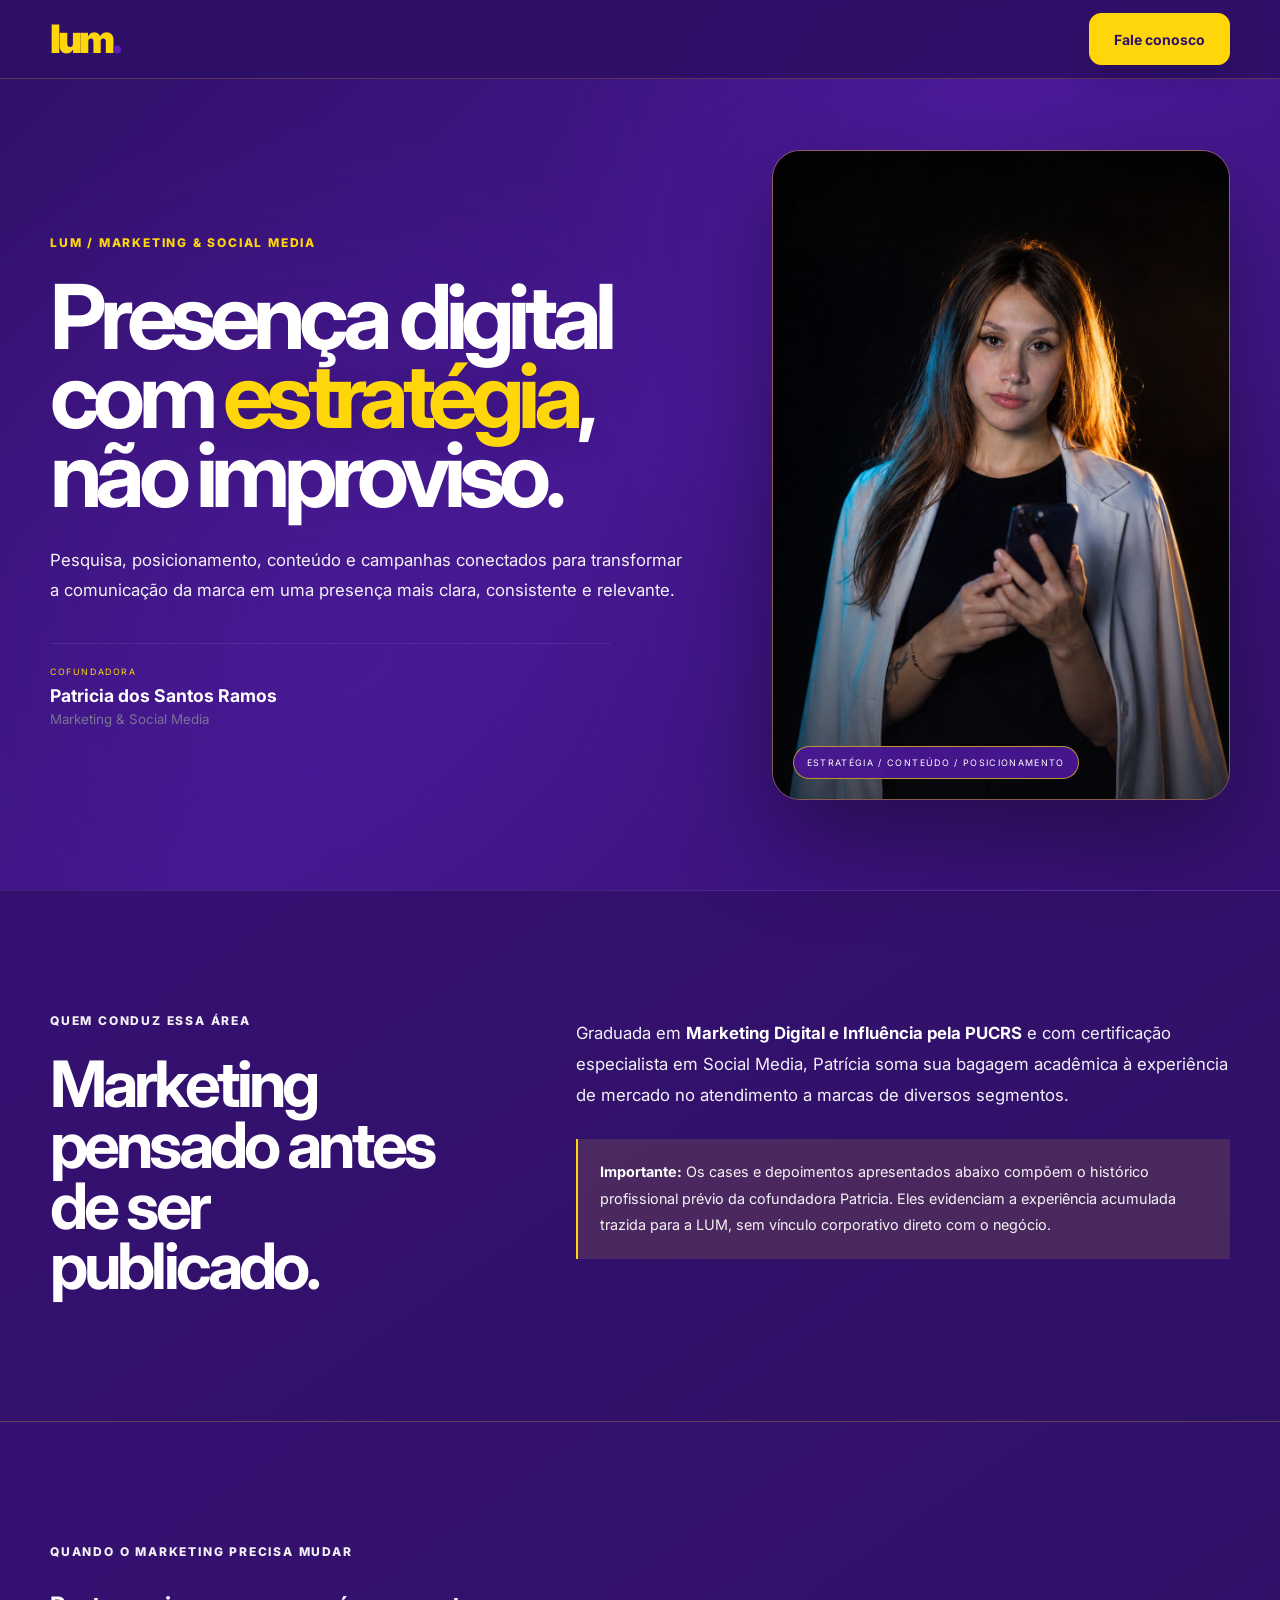
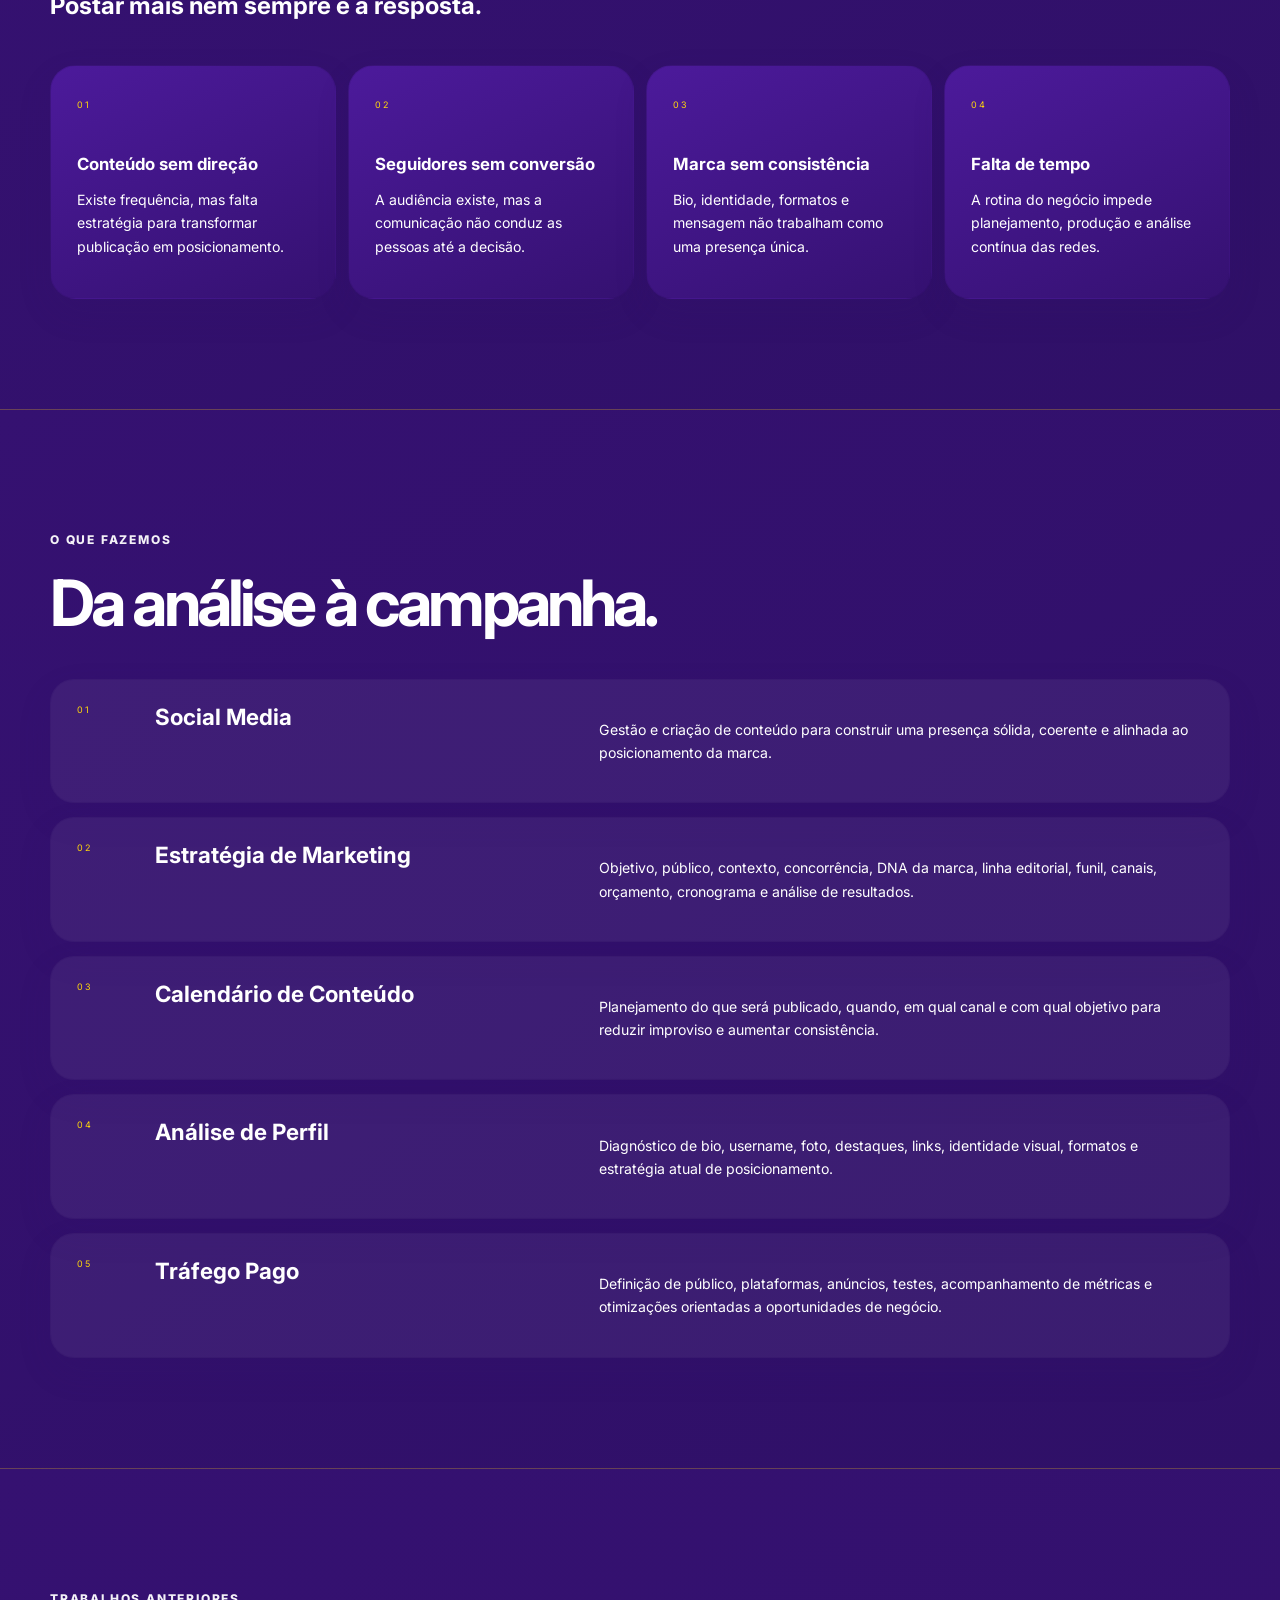
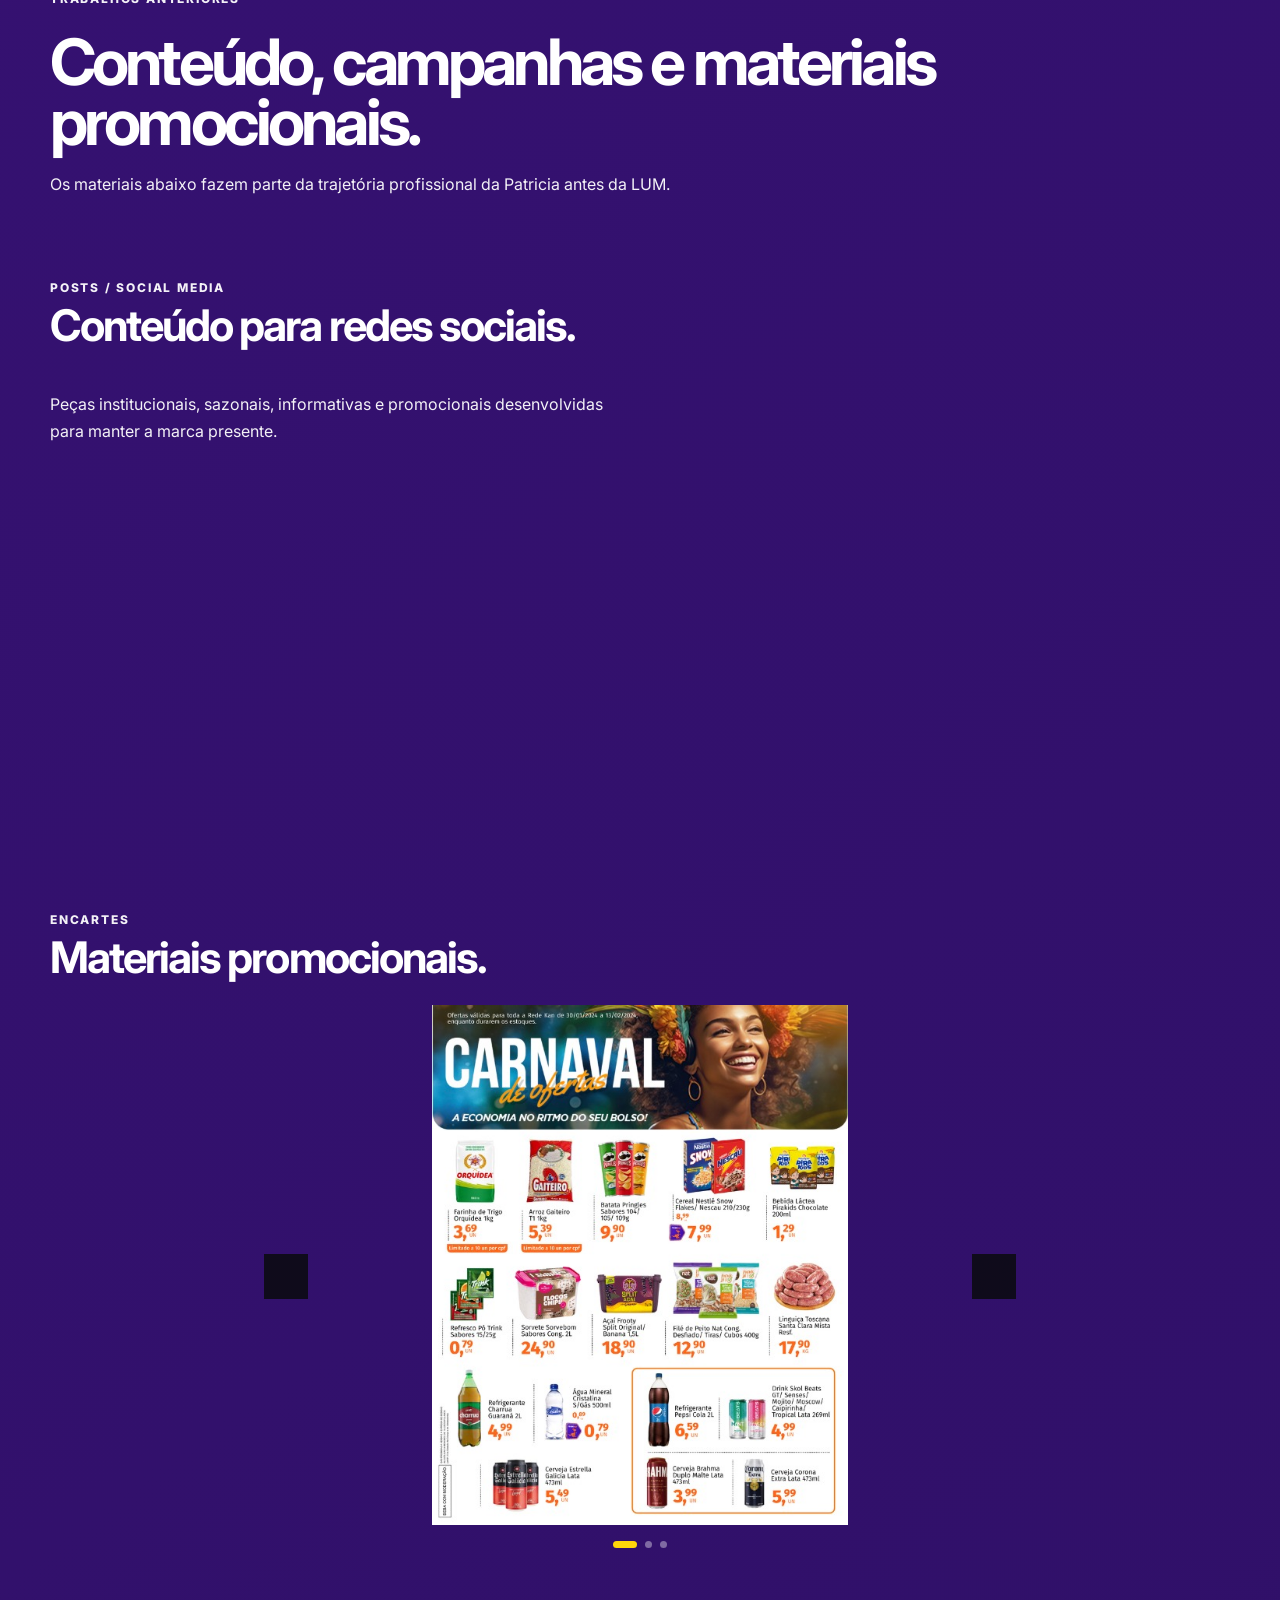
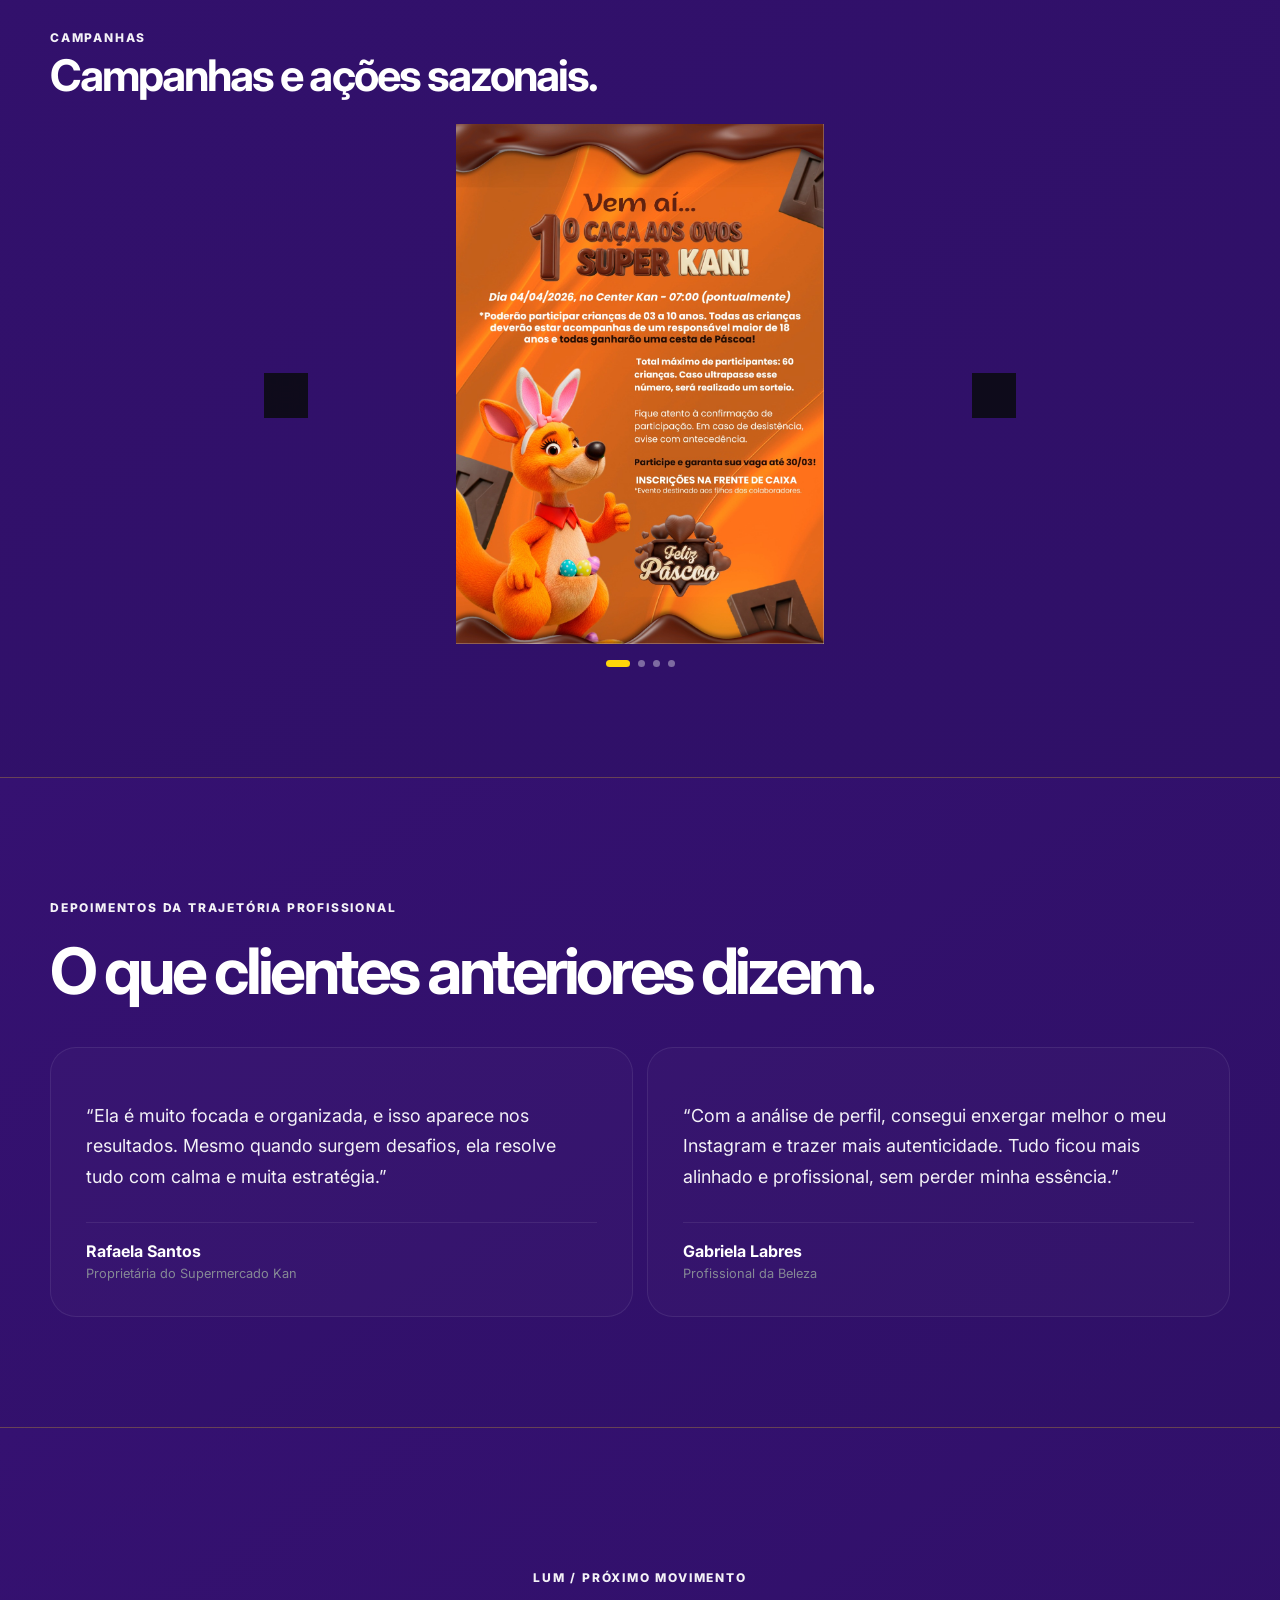
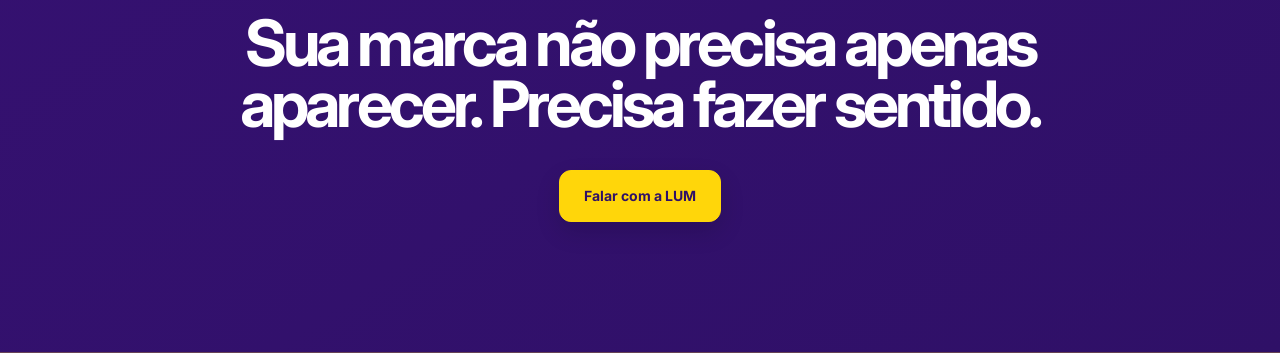
<file: marketing.html>
<!DOCTYPE html>

<html lang="pt-BR">
<head>
<meta charset="utf-8"/>
<meta content="width=device-width,initial-scale=1" name="viewport"/>
<meta content="Marketing, Social Media e experiência profissional de Patricia dos Santos Ramos, cofundadora da LUM." name="description"/>
<title>LUM — Marketing &amp; Social Media</title>
<link href="https://fonts.googleapis.com" rel="preconnect"/>
<link crossorigin="" href="https://fonts.gstatic.com" rel="preconnect"/>
<link href="https://fonts.googleapis.com/css2?family=Inter:wght@400;500;600;700;800;900&amp;display=swap" rel="stylesheet"/>
<link href="css/style.css" rel="stylesheet"/>
<link href="assets/favicon-lum.svg" rel="icon" type="image/svg+xml"/></head>
<body class="marketing-page">
<header class="site-header">
<div class="container nav-wrap">
<a aria-label="LUM — Página inicial" class="brand" href="index.html"><span class="brand-word">lum<span>.</span></span></a>
<a class="btn btn-primary" href="https://wa.me/5551985308573" rel="noopener noreferrer" target="_blank">Fale conosco</a>
</div>
</header>
<main>
<section class="mkt-hero">
<div class="container mkt-hero-grid">
<div class="mkt-hero-copy">
<p class="eyebrow">LUM / MARKETING &amp; SOCIAL MEDIA</p>
<h1>Presença digital com <strong>estratégia</strong>, não improviso.</h1>
<p>Pesquisa, posicionamento, conteúdo e campanhas conectados para transformar a comunicação da marca em uma presença mais clara, consistente e relevante.</p>
<div class="mkt-person">
<span>COFUNDADORA</span>
<strong>Patricia dos Santos Ramos</strong>
<small>Marketing &amp; Social Media</small>
</div>
</div>
<div class="mkt-hero-photo">
<img alt="Patricia dos Santos Ramos" fetchpriority="high" loading="eager" src="assets/team/patricia-marketing.jpeg"/>
<div class="mkt-photo-note">ESTRATÉGIA / CONTEÚDO / POSICIONAMENTO</div>
</div>
</div>
</section>
<section class="mkt-intro" id="experiencia">
<div class="container mkt-intro-grid">
<div>
<p class="eyebrow">QUEM CONDUZ ESSA ÁREA</p>
<h2>Marketing pensado antes de ser publicado.</h2>
</div>
<div class="mkt-intro-text">
<p>Graduada em <strong>Marketing Digital e Influência pela PUCRS</strong> e com certificação especialista em Social Media, Patrícia soma sua bagagem acadêmica à experiência de mercado no atendimento a marcas de diversos segmentos.</p>
<p class="history-note"><strong>Importante:</strong> Os cases e depoimentos apresentados abaixo compõem o histórico profissional prévio da cofundadora Patricia. Eles evidenciam a experiência acumulada trazida para a LUM, sem vínculo corporativo direto com o negócio.</p>
</div>
</div>
</section>
<section class="mkt-problems">
<div class="container">
<p class="eyebrow">QUANDO O MARKETING PRECISA MUDAR</p>
<h2>Postar mais nem sempre é a resposta.</h2>
<div class="problem-grid">
<article><span>01</span><strong>Conteúdo sem direção</strong><p>Existe frequência, mas falta estratégia para transformar publicação em posicionamento.</p></article>
<article><span>02</span><strong>Seguidores sem conversão</strong><p>A audiência existe, mas a comunicação não conduz as pessoas até a decisão.</p></article>
<article><span>03</span><strong>Marca sem consistência</strong><p>Bio, identidade, formatos e mensagem não trabalham como uma presença única.</p></article>
<article><span>04</span><strong>Falta de tempo</strong><p>A rotina do negócio impede planejamento, produção e análise contínua das redes.</p></article>
</div>
</div>
</section>
<section class="mkt-services" id="servicos-marketing">
<div class="container">
<div class="mkt-section-title">
<p class="eyebrow">O QUE FAZEMOS</p>
<h2>Da análise à campanha.</h2>
</div>
<div class="mkt-service-list">
<article><span>01</span><h3>Social Media</h3><p>Gestão e criação de conteúdo para construir uma presença sólida, coerente e alinhada ao posicionamento da marca.</p></article>
<article><span>02</span><h3>Estratégia de Marketing</h3><p>Objetivo, público, contexto, concorrência, DNA da marca, linha editorial, funil, canais, orçamento, cronograma e análise de resultados.</p></article>
<article><span>03</span><h3>Calendário de Conteúdo</h3><p>Planejamento do que será publicado, quando, em qual canal e com qual objetivo para reduzir improviso e aumentar consistência.</p></article>
<article><span>04</span><h3>Análise de Perfil</h3><p>Diagnóstico de bio, username, foto, destaques, links, identidade visual, formatos e estratégia atual de posicionamento.</p></article>
<article><span>05</span><h3>Tráfego Pago</h3><p>Definição de público, plataformas, anúncios, testes, acompanhamento de métricas e otimizações orientadas a oportunidades de negócio.</p></article>
</div>
</div>
</section>
<section class="mkt-work mkt-work-repaired" id="projetos">
<div class="container">
<div class="mkt-section-title">
<p class="eyebrow">TRABALHOS ANTERIORES</p>
<h2>Conteúdo, campanhas e materiais promocionais.</h2>
<p class="mkt-work-note">Os materiais abaixo fazem parte da trajetória profissional da Patricia antes da LUM.</p>
</div>
<div class="portfolio-showcase">
<div class="portfolio-showcase-copy repaired-copy">
<div>
<p class="eyebrow">POSTS / SOCIAL MEDIA</p>
<h3>Conteúdo para redes sociais.</h3>
</div>
<p>Peças institucionais, sazonais, informativas e promocionais desenvolvidas para manter a marca presente.</p>
</div>
<div class="auto-marquee">
<div class="auto-marquee-track">
<figure class="portfolio-slide post-slide"><img alt="Post desenvolvido anteriormente por Patricia 1" decoding="async" loading="eager" src="assets/portfolio-patricia/post-01.jpeg"/></figure>
<figure class="portfolio-slide post-slide"><img alt="Post desenvolvido anteriormente por Patricia 2" decoding="async" loading="eager" src="assets/portfolio-patricia/post-02.jpeg"/></figure>
<figure class="portfolio-slide post-slide"><img alt="Post desenvolvido anteriormente por Patricia 3" decoding="async" loading="eager" src="assets/portfolio-patricia/post-03.jpeg"/></figure>
<figure class="portfolio-slide post-slide"><img alt="Post desenvolvido anteriormente por Patricia 4" decoding="async" loading="eager" src="assets/portfolio-patricia/post-04.jpeg"/></figure>
<figure class="portfolio-slide post-slide"><img alt="Post desenvolvido anteriormente por Patricia 5" decoding="async" loading="eager" src="assets/portfolio-patricia/post-05.jpeg"/></figure>
<figure class="portfolio-slide post-slide"><img alt="Post desenvolvido anteriormente por Patricia 6" decoding="async" loading="eager" src="assets/portfolio-patricia/post-06.jpeg"/></figure>
<figure class="portfolio-slide post-slide"><img alt="Post desenvolvido anteriormente por Patricia 7" decoding="async" loading="eager" src="assets/portfolio-patricia/post-07.jpeg"/></figure>
<figure class="portfolio-slide post-slide"><img alt="Post desenvolvido anteriormente por Patricia 8" decoding="async" loading="eager" src="assets/portfolio-patricia/post-08.jpeg"/></figure>
<figure class="portfolio-slide post-slide"><img alt="Post desenvolvido anteriormente por Patricia 9" decoding="async" loading="eager" src="assets/portfolio-patricia/post-09.jpeg"/></figure>
<figure class="portfolio-slide post-slide"><img alt="Post desenvolvido anteriormente por Patricia 10" decoding="async" loading="eager" src="assets/portfolio-patricia/post-10.jpeg"/></figure>
<figure class="portfolio-slide post-slide"><img alt="Post desenvolvido anteriormente por Patricia 11" decoding="async" loading="eager" src="assets/portfolio-patricia/post-11.jpeg"/></figure>
<figure class="portfolio-slide post-slide"><img alt="Post desenvolvido anteriormente por Patricia 12" decoding="async" loading="eager" src="assets/portfolio-patricia/post-12.jpeg"/></figure>
<figure class="portfolio-slide post-slide"><img alt="Post desenvolvido anteriormente por Patricia 13" decoding="async" loading="eager" src="assets/portfolio-patricia/post-13.jpeg"/></figure>
<figure class="portfolio-slide post-slide"><img alt="Post desenvolvido anteriormente por Patricia 1" decoding="async" loading="eager" src="assets/portfolio-patricia/post-01.jpeg"/></figure><figure class="portfolio-slide post-slide"><img alt="Post desenvolvido anteriormente por Patricia 2" decoding="async" loading="eager" src="assets/portfolio-patricia/post-02.jpeg"/></figure><figure class="portfolio-slide post-slide"><img alt="Post desenvolvido anteriormente por Patricia 3" decoding="async" loading="eager" src="assets/portfolio-patricia/post-03.jpeg"/></figure><figure class="portfolio-slide post-slide"><img alt="Post desenvolvido anteriormente por Patricia 4" decoding="async" loading="eager" src="assets/portfolio-patricia/post-04.jpeg"/></figure><figure class="portfolio-slide post-slide"><img alt="Post desenvolvido anteriormente por Patricia 5" decoding="async" loading="eager" src="assets/portfolio-patricia/post-05.jpeg"/></figure><figure class="portfolio-slide post-slide"><img alt="Post desenvolvido anteriormente por Patricia 6" decoding="async" loading="eager" src="assets/portfolio-patricia/post-06.jpeg"/></figure><figure class="portfolio-slide post-slide"><img alt="Post desenvolvido anteriormente por Patricia 7" decoding="async" loading="eager" src="assets/portfolio-patricia/post-07.jpeg"/></figure><figure class="portfolio-slide post-slide"><img alt="Post desenvolvido anteriormente por Patricia 8" decoding="async" loading="eager" src="assets/portfolio-patricia/post-08.jpeg"/></figure><figure class="portfolio-slide post-slide"><img alt="Post desenvolvido anteriormente por Patricia 9" decoding="async" loading="eager" src="assets/portfolio-patricia/post-09.jpeg"/></figure><figure class="portfolio-slide post-slide"><img alt="Post desenvolvido anteriormente por Patricia 10" decoding="async" loading="eager" src="assets/portfolio-patricia/post-10.jpeg"/></figure><figure class="portfolio-slide post-slide"><img alt="Post desenvolvido anteriormente por Patricia 11" decoding="async" loading="eager" src="assets/portfolio-patricia/post-11.jpeg"/></figure><figure class="portfolio-slide post-slide"><img alt="Post desenvolvido anteriormente por Patricia 12" decoding="async" loading="eager" src="assets/portfolio-patricia/post-12.jpeg"/></figure><figure class="portfolio-slide post-slide"><img alt="Post desenvolvido anteriormente por Patricia 13" decoding="async" loading="eager" src="assets/portfolio-patricia/post-13.jpeg"/></figure></div>
</div>
</div>
<div class="portfolio-showcase">
<div class="portfolio-showcase-copy repaired-copy">
<div>
<p class="eyebrow">ENCARTES</p>
<h3>Materiais promocionais.</h3>
</div>
</div>
<div class="portfolio-gallery repaired-gallery" data-autoplay="5200" data-gallery="">
<button aria-label="Encarte anterior" class="gallery-arrow gallery-prev">‹</button>
<div class="gallery-viewport"><div class="gallery-track"><figure class="portfolio-slide encarte-slide"><img alt="Encarte desenvolvido anteriormente por Patricia 1" loading="lazy" src="assets/portfolio-patricia/encarte-01.jpeg"/></figure>
<figure class="portfolio-slide encarte-slide"><img alt="Encarte desenvolvido anteriormente por Patricia 2" loading="lazy" src="assets/portfolio-patricia/encarte-02.jpeg"/></figure>
<figure class="portfolio-slide encarte-slide"><img alt="Encarte desenvolvido anteriormente por Patricia 3" loading="lazy" src="assets/portfolio-patricia/encarte-03.jpeg"/></figure></div></div>
<button aria-label="Próximo encarte" class="gallery-arrow gallery-next">›</button>
<div aria-hidden="true" class="gallery-dots"></div>
</div>
</div>
<div class="portfolio-showcase">
<div class="portfolio-showcase-copy repaired-copy">
<div>
<p class="eyebrow">CAMPANHAS</p>
<h3>Campanhas e ações sazonais.</h3>
</div>
</div>
<div class="portfolio-gallery repaired-gallery" data-autoplay="4700" data-gallery="">
<button aria-label="Campanha anterior" class="gallery-arrow gallery-prev">‹</button>
<div class="gallery-viewport"><div class="gallery-track"><figure class="portfolio-slide campaign-slide"><img alt="Campanha desenvolvida anteriormente por Patricia 1" loading="lazy" src="assets/portfolio-patricia/campanha-01.jpeg"/></figure>
<figure class="portfolio-slide campaign-slide"><img alt="Campanha desenvolvida anteriormente por Patricia 2" loading="lazy" src="assets/portfolio-patricia/campanha-02.jpeg"/></figure>
<figure class="portfolio-slide campaign-slide"><img alt="Campanha desenvolvida anteriormente por Patricia 3" loading="lazy" src="assets/portfolio-patricia/campanha-03.jpeg"/></figure>
<figure class="portfolio-slide campaign-slide"><img alt="Campanha desenvolvida anteriormente por Patricia 4" loading="lazy" src="assets/portfolio-patricia/campanha-04.jpeg"/></figure></div></div>
<button aria-label="Próxima campanha" class="gallery-arrow gallery-next">›</button>
<div aria-hidden="true" class="gallery-dots"></div>
</div>
</div>
</div>
</section>
<section class="mkt-testimonials">
<div class="container">
<p class="eyebrow">DEPOIMENTOS DA TRAJETÓRIA PROFISSIONAL</p>
<h2>O que clientes anteriores dizem.</h2>
<div class="testimonial-grid">
<blockquote>
<p>“Ela é muito focada e organizada, e isso aparece nos resultados. Mesmo quando surgem desafios, ela resolve tudo com calma e muita estratégia.”</p>
<footer><strong>Rafaela Santos</strong><span>Proprietária do Supermercado Kan</span></footer>
</blockquote>
<blockquote>
<p>“Com a análise de perfil, consegui enxergar melhor o meu Instagram e trazer mais autenticidade. Tudo ficou mais alinhado e profissional, sem perder minha essência.”</p>
<footer><strong>Gabriela Labres</strong><span>Profissional da Beleza</span></footer>
</blockquote>
</div>
</div>
</section>
<section class="mkt-cta">
<div class="container">
<p class="eyebrow">LUM / PRÓXIMO MOVIMENTO</p>
<h2>Sua marca não precisa apenas aparecer. Precisa fazer sentido.</h2>
<a class="btn btn-primary" href="https://wa.me/5551985308573" rel="noopener noreferrer" target="_blank">Falar com a LUM</a>
</div>
</section>
</main>
<script src="js/main.js"></script>
</body>
</html>
</file>
<file: css/style.css>
:root {
  --bg: #09090d;
  --bg-soft: #111018;
  --panel: #15131d;
  --purple: #5B21B6;
  --purple-2: #5B21B6;
  --purple-dark: #5B21B6;
  --orange: #FFD60A;
  --orange-2: #FFD60A;
  --white: #f7f7fb;
  --muted: #a8a8b5;
  --line: rgba(255,255,255,.09);
  --metal: #b7b7c2;
  --radius: 22px;
  --shadow: 0 24px 70px rgba(0,0,0,.35);
}

* { box-sizing: border-box; }
html { scroll-behavior: smooth; }
body {
  margin: 0;
  font-family: "Inter", sans-serif;
  background: var(--bg);
  color: var(--white);
  overflow-x: hidden;
}
a { color: inherit; text-decoration: none; }
button { font: inherit; }
.container { width: min(1180px, calc(100% - 40px)); margin: 0 auto; }
.noise { position: fixed; inset: 0; pointer-events: none; opacity: .025; z-index: 999; background-image: url("data:image/svg+xml,%3Csvg viewBox='0 0 180 180' xmlns='http://www.w3.org/2000/svg'%3E%3Cfilter id='n'%3E%3CfeTurbulence type='fractalNoise' baseFrequency='.8' numOctaves='3' stitchTiles='stitch'/%3E%3C/filter%3E%3Crect width='100%25' height='100%25' filter='url(%23n)' opacity='.7'/%3E%3C/svg%3E"); }

.site-header { position: fixed; top: 0; left: 0; width: 100%; z-index: 100; background: rgba(9,9,13,.72); backdrop-filter: blur(18px); border-bottom: 1px solid rgba(255,255,255,.06); }
.nav-wrap { min-height: 78px; display: flex; align-items: center; justify-content: space-between; gap: 28px; }
.brand { display: inline-flex; align-items: center; gap: 10px; }

.main-nav { display: flex; gap: 28px; margin-left: auto; }
.main-nav a { color: #d0d0d7; font-size: 14px; transition: .25s; }
.main-nav a:hover { color: white; }
.btn { min-height: 52px; padding: 0 24px; display: inline-flex; align-items: center; justify-content: center; gap: 8px; border: 1px solid transparent; border-radius: 12px; font-weight: 700; font-size: 14px; transition: .25s ease; cursor: pointer; }
.btn-small { min-height: 42px; padding: 0 18px; }
.btn-primary { background: linear-gradient(135deg, var(--orange), #FFD60A); color: #111; box-shadow: 0 12px 35px rgba(255,106,0,.22); }
.btn-primary:hover { transform: translateY(-2px); box-shadow: 0 16px 40px rgba(255,106,0,.32); }
.btn-ghost { background: rgba(255,255,255,.04); border-color: rgba(255,255,255,.12); color: white; }
.btn-ghost:hover { background: rgba(255,255,255,.08); }
.menu-toggle { display:none; background:none; border:0; padding:5px; }
.menu-toggle span { display:block; width:26px; height:2px; background:#fff; margin:5px 0; }

.hero { min-height: 820px; padding: 165px 0 0; position: relative; overflow: hidden; display:flex; flex-direction:column; }
.cta-grid{ position:absolute; inset:0; background-image: linear-gradient(rgba(255,255,255,.03) 1px, transparent 1px), linear-gradient(90deg, rgba(255,255,255,.03) 1px, transparent 1px); background-size: 54px 54px; mask-image: linear-gradient(to bottom, black, transparent 85%); }
.hero:before { content:""; position:absolute; width:70%; height:1px; top:110px; left:15%; background: linear-gradient(90deg, transparent, rgba(166,140,255,.5), transparent); }

.eyebrow, .section-kicker { display:inline-flex; align-items:center; gap:10px; color: var(--purple-2); font-size:12px; font-weight:800; text-transform:uppercase; letter-spacing:.15em; }
.eyebrow span { width:28px; height:1px; background: var(--orange); box-shadow: 0 0 12px var(--orange); }
.hero h1, .section-heading h2, .cta-inner h2 { font-family:"Space Grotesk"; margin:22px 0 20px; line-height:.98; letter-spacing:-.045em; }
.hero h1 { font-size: clamp(52px, 6vw, 88px); max-width:750px; }
.hero h1 strong { font-weight:700; color:transparent; -webkit-text-stroke:1px rgba(255,255,255,.75); text-shadow: 0 0 28px rgba(113,72,255,.12); }

.hero-actions { display:flex; gap:12px; margin:34px 0; }

.section { padding:120px 0; }
.section-heading { max-width:820px; text-align:center; margin:0 auto 60px; }
.section-heading.left { text-align:left; margin:0; }
.section-heading h2 { font-size:clamp(38px,4.7vw,64px); }
.section-heading h2 span { color:var(--purple-2); }
.section-heading p { max-width:680px; margin:0 auto; color:var(--muted); line-height:1.7; }
.section-heading.left p { margin:0; }

.process-section { background:linear-gradient(180deg,#0c0b10,#111018 55%,#0c0b10); border-top:1px solid var(--line); border-bottom:1px solid var(--line); }
.process-grid { margin-top:60px; display:grid; grid-template-columns:repeat(5,1fr); border-top:1px solid var(--line); }
.process-item { padding:34px 26px 10px 0; position:relative; }
.process-item:before { content:""; width:9px; height:9px; background:var(--purple); border-radius:50%; position:absolute; top:-5px; left:0; box-shadow:0 0 18px var(--purple); }
.process-item span { color:var(--orange); font:700 11px "Space Grotesk"; letter-spacing:.12em; }
.process-item h3 { font:700 18px "Space Grotesk"; margin:18px 0 10px; }
.process-item p { color:#8e8d99; font-size:13px; line-height:1.6; }

.faq-section { border-top:1px solid var(--line); }
.faq-layout { display:grid; grid-template-columns:.8fr 1.2fr; gap:90px; align-items:start; }
.faq-item { border-bottom:1px solid var(--line); }
.faq-item button { width:100%; padding:22px 0; display:flex; justify-content:space-between; gap:20px; background:none; border:0; color:#ecebf0; text-align:left; cursor:pointer; }
.faq-item button span { font-weight:600; }
.faq-item button b { color:var(--orange); font-size:20px; transition:.25s; }
.faq-answer { max-height:0; overflow:hidden; transition:max-height .3s ease; }
.faq-answer p { margin:0; padding:0 45px 22px 0; color:#888793; font-size:13px; line-height:1.7; }
.faq-item.open .faq-answer { max-height:160px; }
.faq-item.open button b { transform:rotate(45deg); }

.cta-section { position:relative; padding:120px 0; overflow:hidden; background:linear-gradient(135deg,#5B21B6 0%,#5B21B6 55%,#5B21B6 100%); }
.cta-section:before { content:""; position:absolute; width:400px; height:400px; right:-100px; top:-150px; border-radius:50%; background:rgba(255,106,0,.26); filter:blur(70px); }
.cta-grid { opacity:.35; mask-image:none; }
.cta-inner { position:relative; z-index:2; text-align:center; }
.section-kicker.light { color:#e8deff; }
.cta-inner h2 { font-size:clamp(42px,5vw,70px); }
.cta-inner h2 span { color:#FFD60A; }
.cta-inner p { color:#d9d2ea; max-width:610px; margin:0 auto 32px; }
.cta-actions { display:flex; justify-content:center; gap:12px; flex-wrap:wrap; }
.btn-light { background:#fff; color:#17121f; }
.btn-outline-light { border-color:rgba(255,255,255,.35); color:#fff; background:rgba(255,255,255,.04); }

.site-footer { padding:70px 0 28px; background:#08080b; }
.footer-grid { display:grid; grid-template-columns:1.4fr repeat(3,1fr); gap:60px; }
.footer-brand { margin-bottom:18px; }
.footer-grid > div:first-child p { max-width:330px; color:#777582; font-size:13px; line-height:1.7; }
.footer-grid h4 { font:600 13px "Space Grotesk"; margin:8px 0 20px; color:#d6d5dc; }
.footer-grid > div:not(:first-child) { display:flex; flex-direction:column; gap:12px; }
.footer-grid a:not(.brand) { color:#777582; font-size:12px; }
.footer-grid a:hover { color:white; }
.footer-bottom { display:flex; justify-content:space-between; margin-top:60px; padding-top:22px; border-top:1px solid var(--line); color:#4f4e57; font-size:10px; text-transform:uppercase; letter-spacing:.08em; }

.reveal { opacity:0; transform:translateY(26px); transition: opacity .7s ease, transform .7s ease; }
.reveal.visible { opacity:1; transform:none; }
.delay-1 { transition-delay:.1s; }.delay-2 { transition-delay:.2s; }

@media (max-width: 980px) {.desktop-cta { display:none; }
  .main-nav { position:fixed; inset:78px 20px auto; padding:24px; display:none; flex-direction:column; gap:18px; border:1px solid var(--line); border-radius:18px; background:rgba(15,14,20,.97); }
  .main-nav.open { display:flex; }
  .menu-toggle { display:block; margin-left:auto; }
  .hero { min-height:auto; padding-top:140px; }

  .eyebrow { justify-content:center; }

  .hero-actions{ justify-content:center; }

  .process-grid { grid-template-columns:repeat(2,1fr); gap:0 20px; }
  .faq-layout{ grid-template-columns:1fr; gap:50px; }
  .footer-grid { grid-template-columns:1.5fr 1fr 1fr; }
  .footer-grid > div:last-child { grid-column:2; }}

@media (max-width: 650px) {.container { width:min(100% - 28px,1180px); }
  .nav-wrap { min-height:68px; }
  .main-nav { inset:68px 14px auto; }

  .hero { padding-top:120px; }
  .hero h1 { font-size:48px; }

  .hero-actions { flex-direction:column; }
  .hero-actions .btn { width:100%; }

  @keyframes marquee { to { transform:translateX(-50%); } }
  .section { padding:85px 0; }
  .section-heading { margin-bottom:42px; }
  .section-heading h2 { font-size:40px; }

  .process-grid { grid-template-columns:1fr; border-top:0; }
  .process-item { border-top:1px solid var(--line); padding:28px 0; }
  .process-item:before { display:none; }

  .cta-section { padding:90px 0; }
  .cta-inner h2 { font-size:44px; }
  .cta-actions { flex-direction:column; }
  .footer-grid { grid-template-columns:1fr 1fr; gap:36px 20px; }
  .footer-grid > div:first-child { grid-column:1/-1; }
  .footer-grid > div:last-child { grid-column:auto; }
  .footer-bottom { flex-direction:column; gap:10px; }}

.scroll-story {
  --story-progress: 0;
  --assemble: 0;
  --phone-reveal: 0;
  --fragments-in: 0;
  --final-stage: 0;
  position: relative;
  height: 4700px;
  background: #08080c;
}
.scroll-stage {
  position: sticky;
  top: 0;
  height: 100vh;
  min-height: 620px;
  overflow: hidden;
  display: grid;
  place-items: center;
  isolation: isolate;
  background:
    radial-gradient(circle at 50% 48%, rgba(113,72,255,.10), transparent 34%),
    linear-gradient(180deg,#08080c,#0b0911 55%,#08080c);
}
.scroll-stage-grid { position:absolute; inset:-12%; opacity:.32; background-image:linear-gradient(rgba(255,255,255,.028) 1px,transparent 1px),linear-gradient(90deg,rgba(255,255,255,.028) 1px,transparent 1px);background-size:52px 52px; transform:perspective(900px) rotateX(62deg) translateY(32%); transform-origin:center bottom; mask-image:linear-gradient(to bottom,transparent 5%,#000 45%,transparent 95%); }
.scroll-orb { position:absolute; width:42vw; aspect-ratio:1; border-radius:50%; filter:blur(100px); opacity:.11; pointer-events:none; }
.scroll-orb-purple { background:#5B21B6; left:-20vw; top:15%; }
.scroll-orb-orange { background:#FFD60A; right:-24vw; bottom:2%; }

.scroll-copy { position:absolute; z-index:9; transition:opacity .18s linear, transform .18s linear; }
.scroll-copy h2 { font:700 clamp(42px,5vw,74px)/.98 "Space Grotesk"; letter-spacing:-.05em; margin:18px 0; }
.scroll-copy h2 span { color:var(--purple-2); }
.scroll-copy p { color:#9997a5; font-size:15px; line-height:1.7; }
.scroll-copy-start {
  width:min(920px,calc(100% - 48px));
  text-align:center;
  left:50%; top:50%;
  opacity:clamp(0,calc(1 - var(--story-progress)*10),1);
  transform:translate(-50%,-50%) translateY(calc(var(--story-progress)*-35px));
  pointer-events:none;
}
.scroll-copy-end {
  width:min(560px,42vw);
  left:max(7vw,70px); top:50%; bottom:auto;
  text-align:left;
  opacity:var(--final-stage);
  transform:translateY(-50%) translateX(calc((1 - var(--final-stage))*-45px));
  pointer-events:none;
}
.scroll-copy-end .btn { margin-top:15px; pointer-events:auto; }
.scroll-copy-end .section-kicker { display:inline-block; }

.story-fragment {
  position:absolute; z-index:4;
  border:1px solid rgba(255,255,255,.13);
  background:rgba(18,16,25,.92);
  backdrop-filter:blur(18px);
  box-shadow:0 25px 70px rgba(0,0,0,.35);
  overflow:hidden;
  will-change:transform,opacity;
  opacity:calc(var(--fragments-in) * (1 - var(--assemble)));
  pointer-events:none;
}
.fragment-browser { width:min(520px,38vw); height:320px; border-radius:18px; left:4%; top:23%; transform:translate(calc(var(--assemble)*44vw),calc(var(--assemble)*20vh)) scale(calc(1 - var(--assemble)*.62)) rotate(calc(-7deg + var(--assemble)*7deg)); }
.frag-top { height:38px; border-bottom:1px solid var(--line); display:flex; align-items:center; gap:7px; padding:0 12px; }
.frag-top i,.code-dots i { width:7px;height:7px;border-radius:50%;background:#4c4955; }.frag-top i:first-child{background:var(--orange)}.frag-top i:nth-child(2){background:var(--purple)}
.frag-top b { margin-left:10px; font-size:9px; color:#696673; font-weight:500; }
.frag-browser-body { padding:48px 38px; background:radial-gradient(circle at 80% 20%,rgba(113,72,255,.28),transparent 35%);height:calc(100% - 38px); }
.frag-kicker {display:block;width:78px;height:6px;background:var(--orange);border-radius:5px;margin-bottom:22px}.frag-browser-body strong{display:block;width:82%;height:18px;background:#f0eff5;border-radius:4px;margin:9px 0}.frag-browser-body strong.short{width:55%;background:#8764ff}.frag-browser-body small{display:block;width:70%;height:6px;background:#55515f;border-radius:4px;margin-top:22px}.frag-browser-body small.short{width:43%;margin-top:8px}.frag-browser-body button{margin-top:27px;border:0;background:var(--orange);color:#111;padding:10px 17px;border-radius:7px;font-size:9px;font-weight:800}
.fragment-social { width:250px; height:340px; border-radius:22px; right:7%; top:19%; transform:translate(calc(var(--assemble)*-34vw),calc(var(--assemble)*26vh)) scale(calc(1 - var(--assemble)*.5)) rotate(calc(8deg - var(--assemble)*8deg)); padding:16px; }
.social-head{height:42px;display:grid;grid-template-columns:34px 1fr auto;gap:9px;align-items:center}.social-avatar{width:32px;height:32px;border-radius:50%;display:grid;place-items:center;background:linear-gradient(145deg,var(--purple),#321b66);font-weight:800}.social-head b{display:block;font-size:9px}.social-head small{display:block;font-size:7px;color:#74717e;margin-top:3px}.social-head i{font-style:normal;color:#797581}.social-art{height:205px;border-radius:13px;margin-top:10px;padding:20px;display:flex;align-items:end;background:radial-gradient(circle at 70% 20%,rgba(255,106,0,.6),transparent 30%),linear-gradient(145deg,#4b2daf,#171020)}.social-art span{font:800 25px/.85 "Space Grotesk";letter-spacing:-.05em}.social-art em{color:var(--orange);font-style:normal}.social-actions{font-size:13px;margin-top:14px;color:#b8b5c0}
.fragment-ads { width:245px; height:180px; border-radius:18px; left:13%; bottom:10%; padding:22px; transform:translate(calc(var(--assemble)*36vw),calc(var(--assemble)*-18vh)) scale(calc(1 - var(--assemble)*.48)) rotate(calc(5deg - var(--assemble)*5deg)); }.tiny-label{font-size:7px;letter-spacing:.16em;color:#777482}.ad-value{font:700 42px "Space Grotesk";color:#fff;margin-top:14px}.fragment-ads p{margin:0;color:var(--orange-2);font-size:9px}.ad-chart{height:34px;display:flex;align-items:end;gap:5px;margin-top:12px}.ad-chart i{width:14px;background:linear-gradient(#a88fff,#492ba7);border-radius:3px 3px 0 0}.ad-chart i:nth-child(1){height:25%}.ad-chart i:nth-child(2){height:40%}.ad-chart i:nth-child(3){height:33%}.ad-chart i:nth-child(4){height:62%}.ad-chart i:nth-child(5){height:75%}.ad-chart i:nth-child(6){height:100%;background:var(--orange)}
.fragment-code { width:320px;height:185px;border-radius:17px;right:14%;bottom:8%;padding:17px 20px;transform:translate(calc(var(--assemble)*-36vw),calc(var(--assemble)*-17vh)) scale(calc(1 - var(--assemble)*.52)) rotate(calc(-6deg + var(--assemble)*6deg)); }.code-dots{display:flex;gap:6px;margin-bottom:25px}.code-dots i:first-child{background:var(--orange)}.code-dots i:nth-child(2){background:var(--purple)}.fragment-code pre{font:500 11px/1.75 monospace;color:#888593;margin:0}.fragment-code pre span{color:#b29dff}.fragment-code pre b{color:#ffad72}.fragment-code pre em{color:#f4f2f7;font-style:normal}
.fragment-brand { width:190px;height:180px;border-radius:18px;left:43%;top:8%;padding:18px;display:grid;grid-template-columns:45px 45px 1fr;grid-template-rows:50px 1fr;gap:9px;transform:translate(calc((.5 - var(--assemble))*8vw),calc(var(--assemble)*34vh)) scale(calc(1 - var(--assemble)*.5)); }.brand-swatch{border-radius:10px}.brand-swatch.purple{background:linear-gradient(145deg,#9b83ff,#4e26be)}.brand-swatch.orange{background:linear-gradient(145deg,#ff9b55,#ff5e00)}.brand-type{grid-column:3;grid-row:1/3;font:700 50px "Space Grotesk";align-self:start;color:#eee}.fragment-brand small{grid-column:1/3;font-size:8px;letter-spacing:.13em;line-height:1.5;color:#8c8996}

.phone-assembly {
  position:absolute; z-index:6;
  left:50%; top:50%;
  width:310px; height:630px;
  transform:translate(calc(-50% + var(--final-stage)*25vw),-50%) scale(calc(.72 + var(--phone-reveal)*.28 - var(--final-stage)*.07));
  opacity:clamp(0,calc((var(--story-progress) - .30)*8),1);
  will-change:transform,opacity;
}
.phone-shell { position:relative;width:100%;height:100%;padding:10px;border-radius:48px;background:linear-gradient(145deg,#4a4851 0%,#141318 22%,#08080a 60%,#35323d 100%);box-shadow:inset 0 0 0 1px rgba(255,255,255,.26),inset 0 0 0 4px #09090b,0 45px 90px rgba(0,0,0,.6),0 0 55px rgba(113,72,255,.13)}
.phone-shell:before,.phone-shell:after{content:"";position:absolute;left:-3px;width:3px;background:#242229;border-radius:3px}.phone-shell:before{top:120px;height:65px}.phone-shell:after{top:205px;height:95px}.phone-inner{position:relative;width:100%;height:100%;overflow:hidden;border-radius:39px;background:#0d0b12}.phone-speaker{position:absolute;z-index:20;top:18px;left:50%;transform:translateX(-50%);width:88px;height:23px;border-radius:20px;background:#050506}.phone-camera{position:absolute;z-index:21;top:25px;left:calc(50% + 27px);width:7px;height:7px;border-radius:50%;background:#141b27;box-shadow:inset 0 0 3px #315274}
.phone-page{position:absolute;inset:0;padding:50px 23px 25px;transition:none;}.page-one{background:radial-gradient(circle at 85% 8%,rgba(113,72,255,.48),transparent 28%),radial-gradient(circle at 15% 80%,rgba(255,106,0,.12),transparent 25%),#0d0b12;opacity:clamp(0,calc(1 - (var(--story-progress) - .60)*8),1);transform:translateY(calc(max(0,var(--story-progress) - .60)*-120px))}.page-two{background:radial-gradient(circle at 15% 15%,rgba(255,106,0,.22),transparent 30%),#0c0b10;opacity:clamp(0,calc((var(--story-progress) - .60)*9),calc(1 - (var(--story-progress) - .78)*9));transform:translateY(calc((1 - clamp(0,(var(--story-progress) - .60)*9,1))*55px))}.page-three{background:radial-gradient(circle at 50% 20%,rgba(113,72,255,.35),transparent 30%),#0d0b12;opacity:clamp(0,calc((var(--story-progress) - .78)*9),1);transform:translateY(calc((1 - clamp(0,(var(--story-progress) - .78)*9,1))*55px))}
.mobile-nav{display:flex;justify-content:space-between;align-items:center;margin-bottom:65px}.mobile-nav b{font:800 23px "Space Grotesk";color:var(--orange)}.mobile-nav span{font-size:7px;letter-spacing:.15em;color:#777380}.mobile-hero small,.phone-page>small{font-size:7px;letter-spacing:.17em;color:#9f88ff}.mobile-hero h3,.page-two h3{font:700 39px/.9 "Space Grotesk";letter-spacing:-.06em;margin:14px 0 18px}.mobile-hero h3 em,.page-two h3 em{font-style:normal;color:var(--orange)}.mobile-hero p{font-size:9px;line-height:1.6;color:#918d9a;max-width:205px}.mobile-hero button{margin-top:20px;border:0;width:100%;padding:14px 10px;border-radius:10px;background:var(--orange);font-size:8px;font-weight:800}.mobile-pill-row{display:flex;gap:7px;margin-top:40px}.mobile-pill-row i{font-style:normal;font-size:6px;letter-spacing:.1em;padding:7px 9px;border:1px solid rgba(255,255,255,.1);border-radius:20px;color:#888492}.page-two h3{margin-top:16px}.case-stack{position:relative;height:310px;margin-top:35px}.case-stack i{position:absolute;left:0;right:0;height:120px;border-radius:14px;border:1px solid rgba(255,255,255,.1)}.case-stack i:nth-child(1){top:0;background:linear-gradient(145deg,#7d5aff,#241052)}.case-stack i:nth-child(2){top:78px;left:18px;background:linear-gradient(145deg,#ff7b1e,#5c2100)}.case-stack i:nth-child(3){top:156px;left:36px;background:linear-gradient(145deg,#30323b,#08090d)}.result-number{font:700 84px "Space Grotesk";letter-spacing:-.08em;color:transparent;-webkit-text-stroke:1px #b49fff;margin:60px 0 10px}.page-three p{color:#9a96a3;font-size:10px;line-height:1.65}.result-lines{margin-top:45px}.result-lines i{display:block;height:8px;border-radius:8px;background:linear-gradient(90deg,var(--purple),rgba(113,72,255,.15));margin:12px 0}.result-lines i:nth-child(2){width:72%;background:linear-gradient(90deg,var(--orange),rgba(255,106,0,.15))}.result-lines i:nth-child(3){width:88%}
.phone-shadow{position:absolute;left:12%;right:12%;bottom:-35px;height:42px;border-radius:50%;background:#000;filter:blur(18px);opacity:.65}.scroll-progress{position:absolute;right:28px;top:50%;transform:translateY(-50%);height:140px;width:2px;background:rgba(255,255,255,.08);z-index:10}.scroll-progress span{display:block;width:100%;height:calc(var(--story-progress)*100%);background:linear-gradient(var(--purple),var(--orange));box-shadow:0 0 10px rgba(113,72,255,.5)}

@media (max-width: 900px){.scroll-story{height:4000px}
  .fragment-browser{width:52vw;left:-8%;top:28%}.fragment-social{right:-3%;top:21%}.fragment-code{right:-8%}.fragment-ads{left:-5%}.fragment-brand{left:38%}
  .scroll-copy h2{font-size:clamp(36px,7vw,62px)}
  .scroll-copy-end{width:44vw;left:5vw}
  .phone-assembly{transform:translate(calc(-50% + var(--final-stage)*26vw),-50%) scale(calc(.72 + var(--phone-reveal)*.28 - var(--final-stage)*.10));}}
@media (max-width: 650px){.scroll-story{height:3500px}.scroll-stage{min-height:560px}
  .scroll-copy-start{width:calc(100% - 28px)}.scroll-copy-start h2{font-size:36px}.scroll-copy p{font-size:12px}
  .scroll-copy-end{width:calc(100% - 40px);left:20px;top:auto;bottom:7%;transform:translateY(calc((1 - var(--final-stage))*30px));text-align:center;z-index:9}
  .scroll-copy-end h2{font-size:30px}.scroll-copy-end p{display:none}.scroll-copy-end .btn{min-height:44px;padding:0 16px;font-size:11px}
  .fragment-browser{width:72vw;height:230px;left:-26%;top:31%;}.frag-browser-body{padding:30px 24px}.fragment-social{width:175px;height:245px;right:-24%;top:25%;padding:11px}.social-art{height:145px;padding:12px}.social-art span{font-size:18px}.fragment-ads{width:180px;height:145px;left:-23%;bottom:16%;padding:15px}.ad-value{font-size:30px}.fragment-code{width:230px;height:145px;right:-31%;bottom:13%;padding:13px}.fragment-code pre{font-size:8px}.fragment-brand{width:140px;height:130px;left:34%;top:19%;padding:11px;grid-template-columns:34px 34px 1fr;grid-template-rows:38px 1fr}.brand-type{font-size:34px}
  .phone-assembly{width:230px;height:470px;transform:translate(-50%,calc(-50% - var(--final-stage)*70px)) scale(calc(.72 + var(--phone-reveal)*.28 - var(--final-stage)*.14));}.phone-shell{border-radius:38px}.phone-inner{border-radius:31px}.phone-page{padding:42px 17px 18px}.mobile-nav{margin-bottom:42px}.mobile-hero h3,.page-two h3{font-size:29px}.mobile-hero button{padding:11px 8px}.case-stack{height:220px}.case-stack i{height:90px}.case-stack i:nth-child(2){top:60px}.case-stack i:nth-child(3){top:120px}.result-number{font-size:62px;margin-top:42px}.scroll-progress{right:10px;height:100px}}
@media (prefers-reduced-motion: reduce){.scroll-story{height:auto}.scroll-stage{position:relative;height:auto;min-height:900px;padding:120px 0}.story-fragment{display:none}.phone-assembly{position:relative;left:auto;top:auto;transform:none;opacity:1}.scroll-copy-start{position:relative;top:auto;left:auto;transform:none;opacity:1;margin-bottom:40px}.scroll-copy-end{position:relative;bottom:auto;left:auto;transform:none;opacity:1;margin-top:50px}.page-one{opacity:1;transform:none}.page-two,.page-three{display:none}.scroll-progress{display:none}}

.brand { gap:0; text-decoration:none; }
.brand-word { font:800 34px/1 "Inter",sans-serif; letter-spacing:-.075em; color:#f6f4f8; text-transform:lowercase; }
.brand-word span { color:#5B21B6; }
.footer-brand .brand-word { font-size:38px; }

.hero .eyebrow { letter-spacing:.19em; text-transform:uppercase; font-size:12px; }

.btn-primary { background:linear-gradient(135deg,#5B21B6,#9b5cff); box-shadow:none; }
.btn-primary:hover { transform:translateY(-2px); filter:brightness(1.06); }
.site-header { border-bottom:1px solid rgba(255,255,255,.07); }
.main-nav a { font-weight:500; }

.section-kicker { letter-spacing:.18em; }

.scroll-orb{ opacity:.06 !important; }

@media (max-width: 720px) {.brand-word { font-size:30px; }}

@keyframes lumSpin{to{transform:rotate(360deg)}}

.lum-360-section{padding:110px 0;border-top:1px solid rgba(255,255,255,.08)}
.lum-360-section .section-heading{max-width:820px;margin-bottom:48px}
.lum-360-section .section-heading h2{font-size:clamp(2.3rem,4.5vw,4.8rem);line-height:1;letter-spacing:-.055em;margin:12px 0 20px}
.lum-360-section .section-heading>p:last-child{color:#9699a5;line-height:1.75;max-width:680px}
.lum-360-grid{display:grid;grid-template-columns:repeat(4,1fr);border:1px solid rgba(255,255,255,.08);border-radius:22px;overflow:hidden;background:rgba(255,255,255,.015)}
.lum-360-grid article{padding:30px;min-height:220px;border-right:1px solid rgba(255,255,255,.08)}
.lum-360-grid article:last-child{border-right:0}
.lum-360-grid span{font-size:.64rem;color:#5B21B6;letter-spacing:.15em}
.lum-360-grid h3{margin:34px 0 12px;font-size:1.25rem}
.lum-360-grid p{color:#8f929d;line-height:1.65;font-size:.9rem}
.lum-flow{display:flex;align-items:center;justify-content:space-between;gap:16px;flex-wrap:wrap;margin-top:28px;padding:18px 24px;border:1px solid rgba(155,103,255,.18);border-radius:16px;color:#d8d9df}
.lum-flow strong{font-size:.72rem;letter-spacing:.12em}.lum-flow i{font-style:normal;color:#FFD60A}
@media(max-width:900px){.lum-360-grid{grid-template-columns:1fr 1fr}.lum-360-grid article:nth-child(2){border-right:0}.lum-360-grid article{border-bottom:1px solid rgba(255,255,255,.08)}}
@media(max-width:560px){.lum-360-grid{grid-template-columns:1fr}.lum-360-grid article{border-right:0}.lum-flow{justify-content:flex-start}.lum-flow i{opacity:.5}}

@keyframes lumDash{to{stroke-dashoffset:-160}}

@keyframes lumPulse{0%,100%{opacity:.28;transform:scale(.7)}50%{opacity:1;transform:scale(1.25)}}

.role-number{display:grid;place-items:center;width:40px;height:40px;border-radius:50%;border:1px solid rgba(151,92,255,.28);color:#9d69ff;font-size:.66rem}

.hero h1 span{
  color:#5B21B6 !important;
  -webkit-text-stroke:0 !important;
  text-stroke:0 !important;
  text-shadow:none !important;
  filter:none !important;
  paint-order:normal !important;
}

.hero h1{
  -webkit-text-stroke:0 !important;
  text-stroke:0 !important;
  text-shadow:none !important;
}

.hero h1 strong{
  color: #5B21B6 !important;
  -webkit-text-stroke: 0 transparent !important;
  text-stroke: 0 transparent !important;
  text-shadow: none !important;
  filter: none !important;
  paint-order: normal !important;
  font-weight: 800 !important;
}

.marketing-page{background:#08090d;color:#f6f6f8}
.marketing-page .site-header{background:rgba(8,9,13,.82);backdrop-filter:blur(18px)}
.mkt-hero{padding:150px 0 90px;min-height:90vh;display:flex;align-items:center;border-bottom:1px solid rgba(255,255,255,.07)}
.mkt-hero-grid{display:grid;grid-template-columns:1.05fr .75fr;gap:80px;align-items:center}
.mkt-hero-copy h1{font-size:clamp(3.5rem,7vw,7.3rem);line-height:.88;letter-spacing:-.075em;margin:16px 0 30px;max-width:900px}
.mkt-hero-copy h1 strong{color:#5B21B6;-webkit-text-stroke:0;text-shadow:none}
.mkt-hero-copy>p:not(.eyebrow){max-width:680px;color:#a1a3ad;font-size:1.05rem;line-height:1.8}
.mkt-person{margin-top:38px;padding-top:22px;border-top:1px solid rgba(255,255,255,.08);max-width:560px}
.mkt-person span,.mkt-person strong,.mkt-person small{display:block}
.mkt-person span{font-size:.55rem;letter-spacing:.18em;color:#FFD60A;margin-bottom:8px}
.mkt-person strong{font-size:1.1rem}.mkt-person small{margin-top:5px;color:#858894}
.mkt-hero-photo{position:relative;height:650px;border-radius:30px;overflow:hidden;border:1px solid rgba(255,255,255,.1);box-shadow:0 35px 100px rgba(0,0,0,.38)}
.mkt-hero-photo img{width:100%;height:100%;object-fit:cover}
.mkt-hero-photo::after{content:"";position:absolute;inset:0;background:linear-gradient(to top,rgba(7,8,12,.55),transparent 45%)}
.mkt-photo-note{position:absolute;z-index:2;left:20px;bottom:20px;padding:10px 13px;border-radius:999px;background:rgba(8,9,13,.75);border:1px solid rgba(255,255,255,.12);font-size:.56rem;letter-spacing:.15em}
.mkt-intro, .mkt-problems, .mkt-services, .mkt-work, .mkt-testimonials, .mkt-cta{padding:110px 0;border-bottom:1px solid rgba(255,255,255,.07)}
.mkt-intro-grid{display:grid;grid-template-columns:.8fr 1.2fr;gap:90px}
.mkt-intro h2, .mkt-section-title h2, .mkt-testimonials h2, .mkt-cta h2{font-size:clamp(2.6rem,5vw,5.2rem);line-height:.95;letter-spacing:-.06em;margin:14px 0}
.mkt-intro-text{font-size:1.05rem;line-height:1.85;color:#a2a4ad}.mkt-intro-text strong{color:#fff}
.history-note{margin-top:28px;padding:20px 22px;border-left:2px solid #FFD60A;background:rgba(255,118,28,.035);font-size:.9rem}
.problem-grid{display:grid;grid-template-columns:repeat(4,1fr);gap:12px;margin-top:45px}
.problem-grid article,.mkt-service-list article{border:1px solid rgba(255,255,255,.08);border-radius:20px;background:rgba(255,255,255,.018);padding:26px}
.problem-grid span,.mkt-service-list span{font-size:.56rem;letter-spacing:.17em;color:#5B21B6}
.problem-grid strong{display:block;font-size:1.05rem;margin:42px 0 10px}
.problem-grid p,.mkt-service-list p{color:#858895;line-height:1.65;font-size:.88rem}
.mkt-service-list{margin-top:45px;border-top:1px solid rgba(255,255,255,.08)}
.mkt-service-list article{display:grid;grid-template-columns:70px .8fr 1.2fr;gap:28px;align-items:start;border:0;border-bottom:1px solid rgba(255,255,255,.08);border-radius:0;background:none;padding:28px 0}
.mkt-service-list h3{font-size:1.4rem;margin:0}

.testimonial-grid{display:grid;grid-template-columns:1fr 1fr;gap:14px;margin-top:45px}
.testimonial-grid blockquote{margin:0;padding:35px;border:1px solid rgba(255,255,255,.08);border-radius:22px;background:rgba(255,255,255,.018)}
.testimonial-grid blockquote p{font-size:1.12rem;line-height:1.7;color:#d5d6dc}
.testimonial-grid footer{margin-top:30px;padding-top:18px;border-top:1px solid rgba(255,255,255,.08)}
.testimonial-grid footer strong,.testimonial-grid footer span{display:block}.testimonial-grid footer span{margin-top:5px;color:#858895;font-size:.8rem}
.mkt-cta{text-align:center;padding:130px 0}.mkt-cta h2{max-width:950px;margin:16px auto 35px}
@media(max-width:900px){.mkt-hero-grid, .mkt-intro-grid{grid-template-columns:1fr}
  .mkt-hero-photo{height:520px}.problem-grid{grid-template-columns:1fr 1fr}}
@media(max-width:620px){.mkt-hero{padding-top:120px}.mkt-hero-copy h1{font-size:3.6rem}.mkt-hero-photo{height:460px}
  .problem-grid, .testimonial-grid{grid-template-columns:1fr}
  .mkt-service-list article{grid-template-columns:45px 1fr}.mkt-service-list article p{grid-column:2}}

.founder-dev-section{
  position:relative;
  min-height:760px;
  padding:125px 0;
  border-top:1px solid rgba(255,255,255,.075);
  border-bottom:1px solid rgba(255,255,255,.075);
  overflow:hidden;
  isolation:isolate;
}
.founder-dev-backdrop{
  position:absolute;
  inset:0;
  z-index:-3;
  background-image:url("../assets/team/felipe-bg.jpg");
  background-size:cover;
  background-position:center 38%;
  filter:grayscale(1) contrast(1.05) brightness(.58);
  transform:scale(1.02);
}
.founder-dev-section::before{
  content:"";
  position:absolute;
  inset:0;
  z-index:-2;
  background:
    linear-gradient(90deg,rgba(7,8,12,.97) 0%,rgba(7,8,12,.91) 40%,rgba(7,8,12,.72) 68%,rgba(7,8,12,.82) 100%),
    linear-gradient(to bottom,rgba(7,8,12,.45),rgba(7,8,12,.78));
}
.founder-dev-section::after{
  content:"";
  position:absolute;
  inset:0;
  z-index:-1;
  background:
    radial-gradient(circle at 78% 28%,rgba(128,63,255,.13),transparent 34%),
    radial-gradient(circle at 86% 76%,rgba(255,116,23,.07),transparent 26%);
}
.founder-dev-grid{
  display:grid;
  grid-template-columns:minmax(0,1.1fr) minmax(360px,.7fr);
  gap:90px;
  align-items:center;
}
.founder-dev-copy h2{
  max-width:790px;
  margin:12px 0 24px;
  font-size:clamp(2.8rem,5.2vw,5.7rem);
  line-height:.94;
  letter-spacing:-.065em;
}
.founder-dev-copy h2 span{
  color:#5B21B6;
  -webkit-text-stroke:0;
  text-shadow:none;
}
.founder-dev-lead{
  max-width:720px;
  color:#a4a6af;
  font-size:1.03rem;
  line-height:1.8;
}
.founder-dev-role{
  display:flex;
  align-items:center;
  gap:16px;
  margin:32px 0 35px;
  padding:18px 0;
  border-top:1px solid rgba(255,255,255,.08);
  border-bottom:1px solid rgba(255,255,255,.08);
  max-width:700px;
}
.founder-dev-role strong,
.founder-dev-role small{display:block}
.founder-dev-role strong{font-size:1rem}
.founder-dev-role small{margin-top:4px;color:#858895}
.dev-capabilities{
  display:grid;
  grid-template-columns:repeat(3,1fr);
  gap:10px;
  max-width:760px;
}
.dev-capabilities>div{
  min-height:170px;
  padding:20px;
  border:1px solid rgba(255,255,255,.085);
  border-radius:17px;
  background:rgba(8,9,13,.52);
  backdrop-filter:blur(10px);
}
.dev-capabilities span{
  font-size:.56rem;
  letter-spacing:.16em;
  color:#5B21B6;
}
.dev-capabilities strong,
.dev-capabilities small{display:block}
.dev-capabilities strong{margin:25px 0 8px;font-size:.94rem}
.dev-capabilities small{color:#858895;line-height:1.55}
.dev-principle{
  margin-top:18px;
  max-width:760px;
  padding:19px 22px;
  border-left:2px solid #FFD60A;
  background:rgba(7,8,12,.58);
  backdrop-filter:blur(12px);
}
.dev-principle span{
  display:block;
  color:#FFD60A;
  font-size:.54rem;
  letter-spacing:.18em;
  margin-bottom:9px;
}
.dev-principle strong{
  font-size:1rem;
  line-height:1.45;
}
.founder-dev-profile{
  position:relative;
  min-height:570px;
  display:flex;
  align-items:center;
  justify-content:center;
}
.dev-profile-card{
  position:relative;
  width:min(100%,390px);
  overflow:hidden;
  border-radius:28px;
  border:1px solid rgba(255,255,255,.11);
  background:rgba(10,10,16,.86);
  box-shadow:0 34px 90px rgba(0,0,0,.45);
  backdrop-filter:blur(12px);
}
.dev-profile-photo{
  height:470px;
  overflow:hidden;
}
.dev-profile-photo img{
  width:100%;
  height:100%;
  object-fit:cover;
  object-position:center 25%;
  display:block;
}
.dev-profile-photo::after{
  content:"";
  position:absolute;
  inset:0 0 92px;
  background:linear-gradient(to top,rgba(8,9,13,.35),transparent 45%);
  pointer-events:none;
}
.dev-profile-info{
  position:relative;
  z-index:2;
  padding:22px 24px 24px;
  border-top:1px solid rgba(255,255,255,.07);
}
.dev-profile-info>span{
  display:block;
  margin-bottom:7px;
  color:#FFD60A;
  font-size:.54rem;
  letter-spacing:.17em;
}
.dev-profile-info strong{
  display:block;
  font-size:1.7rem;
  letter-spacing:-.04em;
}
.dev-profile-info strong span{color:#5B21B6}
.dev-profile-info small{
  display:block;
  margin-top:5px;
  color:#92949e;
}
.dev-floating-note{
  position:absolute;
  right:-24px;
  bottom:56px;
  width:235px;
  padding:18px 20px;
  border:1px solid rgba(151,92,255,.2);
  border-radius:17px;
  background:rgba(9,9,14,.91);
  backdrop-filter:blur(15px);
  box-shadow:0 22px 55px rgba(0,0,0,.32);
}
.dev-floating-note span{
  display:block;
  margin-bottom:9px;
  color:#5B21B6;
  font-size:.52rem;
  letter-spacing:.16em;
}
.dev-floating-note strong{
  font-size:.9rem;
  line-height:1.4;
}

@media(max-width:980px){.founder-dev-grid{grid-template-columns:1fr;gap:55px}
  .founder-dev-profile{min-height:520px;justify-content:flex-start}
  .dev-floating-note{right:auto;left:300px}
  .founder-dev-section::before{
    background:linear-gradient(90deg,rgba(7,8,12,.96),rgba(7,8,12,.84));
  }}
@media(max-width:640px){.founder-dev-section{padding:85px 0}
  .founder-dev-backdrop{background-position:58% center}
  .founder-dev-section::before{
    background:linear-gradient(to bottom,rgba(7,8,12,.95),rgba(7,8,12,.86));
  }
  .dev-capabilities{grid-template-columns:1fr}
  .dev-capabilities>div{min-height:auto}
  .founder-dev-profile{min-height:610px;justify-content:center}
  .dev-profile-card{width:min(100%,360px)}
  .dev-profile-photo{height:440px}
  .dev-floating-note{
    left:50%;
    right:auto;
    bottom:4px;
    transform:translateX(-50%);
    width:82%;
  }}

.site-header .brand-word{
  font-size:2.45rem!important;
  font-weight:900!important;
  letter-spacing:-.075em!important;
  line-height:1!important;
}
.site-header .brand{
  min-width:120px;
}

.lum-centered-hero{
  position:relative;
  min-height:880px;
  padding:165px 0 95px!important;
  display:flex;
  align-items:center;
  text-align:center;
  overflow:hidden;
  border-bottom:1px solid rgba(255,255,255,.07);
}
.lum-centered-hero::before{
  content:"";
  position:absolute;
  width:780px;
  height:780px;
  left:50%;
  top:45%;
  transform:translate(-50%,-50%);
  border-radius:50%;
  background:
    radial-gradient(circle,rgba(128,65,255,.15) 0%,rgba(128,65,255,.055) 36%,transparent 68%);
  pointer-events:none;
}
.lum-centered-hero::after{
  content:"";
  position:absolute;
  inset:0;
  background:
    linear-gradient(rgba(255,255,255,.022) 1px,transparent 1px),
    linear-gradient(90deg,rgba(255,255,255,.022) 1px,transparent 1px);
  background-size:54px 54px;
  mask-image:radial-gradient(circle at center,#000 0%,transparent 72%);
  pointer-events:none;
}
.lum-centered-inner{
  position:relative;
  z-index:2;
  display:flex;
  flex-direction:column;
  align-items:center;
}
.lum-hero-brand{
  display:flex;
  flex-direction:column;
  align-items:center;
  margin-bottom:42px;
}
.lum-hero-logo{
  display:block;
  font-size:clamp(5.2rem,10vw,9.6rem);
  line-height:.72;
  font-weight:900;
  letter-spacing:-.09em;
  color:#f6f6f8;
}
.lum-hero-logo span{color:#5B21B6}
.lum-hero-brand small{
  margin-top:25px;
  font-size:.58rem;
  letter-spacing:.28em;
  color:#7e818d;
}
.lum-centered-copy{
  width:min(100%,1040px);
}
.lum-centered-copy h1{
  margin:0;
  max-width:none!important;
  font-size:clamp(3.1rem,6.7vw,7.1rem)!important;
  line-height:.92!important;
  letter-spacing:-.068em!important;
  text-align:center;
}
.lum-centered-copy h1 strong{
  display:inline-block;
  color:#5B21B6!important;
  -webkit-text-stroke:0!important;
  text-shadow:none!important;
}
.lum-centered-copy>p{
  max-width:650px;
  margin:28px auto 0;
  color:#a3a5af;
  font-size:1.05rem;
  line-height:1.75;
}
.lum-centered-actions{
  justify-content:center!important;
  margin-top:35px!important;
}
.lum-scroll-cue{
  margin-top:70px;
  display:flex;
  flex-direction:column;
  align-items:center;
  gap:12px;
  color:#656874;
  font-size:.5rem;
  letter-spacing:.22em;
}
.lum-scroll-cue i{
  display:block;
  width:1px;
  height:45px;
  background:linear-gradient(to bottom,#5B21B6,transparent);
}

.market-proof-section{
  position:relative;
  padding:115px 0 105px;
  border-bottom:1px solid rgba(255,255,255,.075);
  background:linear-gradient(180deg,rgba(255,255,255,.012),transparent 45%);
}
.market-proof-intro{
  max-width:930px;
  margin-bottom:55px;
}
.market-proof-intro h2{
  margin:14px 0 0;
  font-size:clamp(2.4rem,4.6vw,5rem);
  line-height:.97;
  letter-spacing:-.06em;
}
.market-proof-intro h2 span{
  color:#5B21B6;
  -webkit-text-stroke:0;
  text-shadow:none;
}
.market-proof-grid{
  display:grid;
  grid-template-columns:repeat(3,1fr);
  border-top:1px solid rgba(255,255,255,.09);
  border-bottom:1px solid rgba(255,255,255,.09);
}
.market-stat{
  min-height:315px;
  padding:38px 32px 30px;
  border-right:1px solid rgba(255,255,255,.09);
}
.market-stat:last-child{border-right:0}
.market-stat>strong{
  display:block;
  font-size:clamp(4.5rem,7vw,7.7rem);
  line-height:.9;
  letter-spacing:-.08em;
  color:#f4f4f6;
}
.market-stat>strong span{
  color:#5B21B6;
  font-size:.48em;
  vertical-align:top;
  margin-left:4px;
}
.market-stat p{
  max-width:310px;
  margin:28px 0 34px;
  color:#b1b3bc;
  line-height:1.65;
  font-size:.95rem;
}
.market-stat a,
.market-credibility-note a{
  color:#777a86;
  font-size:.66rem;
  letter-spacing:.06em;
  text-decoration:none;
  transition:color .2s ease;
}
.market-stat a:hover,
.market-credibility-note a:hover{color:#FFD60A}
.market-credibility-note{
  margin-top:30px;
  display:grid;
  grid-template-columns:160px 1fr auto;
  gap:30px;
  align-items:center;
  padding:23px 0;
}
.market-credibility-note>span{
  color:#FFD60A;
  font-size:.56rem;
  letter-spacing:.16em;
}
.market-credibility-note p{
  margin:0;
  max-width:760px;
  color:#858894;
  line-height:1.65;
  font-size:.85rem;
}

@media(max-width:900px){.lum-centered-hero{min-height:800px;padding-top:145px!important}
  .market-proof-grid{grid-template-columns:1fr}
  .market-stat{min-height:auto;border-right:0;border-bottom:1px solid rgba(255,255,255,.09)}
  .market-stat:last-child{border-bottom:0}
  .market-credibility-note{grid-template-columns:1fr;gap:12px}}
@media(max-width:620px){.site-header .brand-word{font-size:2rem!important}
  .site-header .brand{min-width:auto}
  .lum-centered-hero{min-height:740px;padding:125px 0 70px!important}
  .lum-hero-logo{font-size:5.8rem}
  .lum-hero-brand{margin-bottom:34px}
  .lum-centered-copy h1{font-size:3.4rem!important}
  .lum-centered-copy>p{font-size:.96rem;padding:0 10px}
  .lum-centered-actions{flex-direction:column;width:100%}
  .lum-centered-actions .btn{width:100%}
  .market-proof-section{padding:80px 0}
  .market-stat{padding:28px 0}
  .market-stat>strong{font-size:5.2rem}}

.lum-centered-hero{
  background:
    radial-gradient(circle at 50% 34%,rgba(143,106,232,.055),transparent 38%),
    #07080c;
}
.lum-hero-art{
  position:absolute;
  inset:0;
  overflow:hidden;
  pointer-events:none;
  z-index:0;
}
.lum-centered-inner{z-index:3!important}

@keyframes lumFloatShape{
  0%,100%{translate:0 0; rotate:0deg}
  50%{translate:-12px 10px; rotate:2deg}
}

@keyframes lumOrbitDriftA{
  0%,100%{translate:0 0; rotate:0deg}
  50%{translate:-7px 6px; rotate:2.5deg}
}

.lum-hero-art{
  perspective:1200px;
  transform-style:preserve-3d;
}

@keyframes lumParticlePulse{
  0%,100%{opacity:.25;transform:scale(.75)}
  50%{opacity:.9;transform:scale(1.5)}
}

@keyframes lumFloatShape3D{
  0%,100%{
    translate:0 0;
    rotate:0deg;
    scale:1;
  }
  25%{
    translate:-10px -7px;
    rotate:1.8deg;
    scale:1.008;
  }
  50%{
    translate:-22px 11px;
    rotate:3.5deg;
    scale:1.018;
  }
  75%{
    translate:-7px 17px;
    rotate:1deg;
    scale:1.006;
  }
}

@keyframes lumShellBackMove{
  0%,100%{margin-top:0;margin-right:0;rotate:0deg}
  50%{margin-top:-14px;margin-right:15px;rotate:4deg}
}
@keyframes lumShellFrontMove{
  0%,100%{margin-top:0;margin-right:0;rotate:0deg}
  50%{margin-top:16px;margin-right:-12px;rotate:-5deg}
}

@keyframes lumGlowBreath{
  0%,100%{opacity:.13;scale:.9}
  50%{opacity:.28;scale:1.12}
}

.lum-centered-hero{
  min-height:720px!important;
  padding-top:135px!important;
  padding-bottom:55px!important;
}
.lum-scroll-cue{
  margin-top:42px!important;
}

.market-proof-section{
  padding-top:72px!important;
  padding-bottom:58px!important;
}
.market-proof-intro{
  margin-bottom:38px!important;
}
.market-proof-grid{
  margin-bottom:0!important;
}
.market-credibility-note{
  margin-top:18px!important;
  padding:18px 0!important;
}

.market-proof-section + section{
  padding-top:72px!important;
}

section.lum-360-section{
  padding-top:82px!important;
  padding-bottom:82px!important;
}

.market-proof-section,
.market-proof-section + section{
  min-height:0!important;
}

@media(max-width:900px){.lum-centered-hero{
    min-height:690px!important;
    padding-top:125px!important;
    padding-bottom:48px!important;
  }
  .market-proof-section{
    padding-top:60px!important;
    padding-bottom:50px!important;
  }
  .market-proof-section + section{
    padding-top:60px!important;
  }}

@media(max-width:620px){.lum-centered-hero{
    min-height:650px!important;
    padding-top:115px!important;
    padding-bottom:42px!important;
  }
  .market-proof-section{
    padding:52px 0 45px!important;
  }}

@keyframes ringSpin1{
  from{transform:rotate(0deg) rotateX(64deg) rotateY(-10deg)}
  to{transform:rotate(360deg) rotateX(64deg) rotateY(-10deg)}
}
@keyframes ringSpin2{
  from{transform:rotate(0deg) rotateX(68deg) rotateY(12deg)}
  to{transform:rotate(360deg) rotateX(68deg) rotateY(12deg)}
}
@keyframes ringSpin3{
  from{transform:rotate(0deg) rotateX(70deg) rotateY(-6deg)}
  to{transform:rotate(360deg) rotateX(70deg) rotateY(-6deg)}
}
@keyframes ringPulse{
  0%,100%{transform:rotateX(66deg) scale(1);opacity:.72}
  50%{transform:rotateX(66deg) scale(1.045);opacity:1}
}
@keyframes ringGlow{
  0%,100%{opacity:.5;scale:.93}
  50%{opacity:.9;scale:1.08}
}
@keyframes sparkPulse{
  0%,100%{opacity:.28;transform:scale(.75)}
  50%{opacity:1;transform:scale(1.5)}
}

.lum-elliptic-object{
  position:absolute;
  width:min(58vw,860px);
  height:min(36vw,520px);
  right:-11vw;
  top:50%;
  transform:translateY(-48%) rotate(-15deg);
  pointer-events:none;
  z-index:2;
  opacity:.95;
  filter:drop-shadow(0 0 30px rgba(121,65,255,.18));
  animation:lumEllipseFloat 9s ease-in-out infinite;
}

.lum-ellipse-ring{
  position:absolute;
  left:50%;
  top:50%;
  border-radius:50%;
  transform:translate(-50%,-50%);
}

.ellipse-ring-outer{
  width:100%;
  height:100%;
  border:1px solid rgba(111,67,204,.22);
  box-shadow:
    0 0 45px rgba(111,62,219,.11),
    inset 0 0 28px rgba(110,65,210,.08);
}

.ellipse-ring-main{
  width:86%;
  height:72%;
  border:5px solid transparent;
  background:
    linear-gradient(#07080c,#07080c) padding-box,
    conic-gradient(
      from 205deg,
      rgba(115,68,230,.12) 0deg,
      rgba(115,68,230,.15) 45deg,
      rgba(133,75,252,.85) 108deg,
      rgba(194,120,255,.98) 138deg,
      rgba(255,119,30,.98) 164deg,
      rgba(119,72,240,.92) 205deg,
      rgba(83,47,168,.18) 300deg,
      rgba(115,68,230,.12) 360deg
    ) border-box;
  box-shadow:
    0 0 18px rgba(147,82,255,.34),
    0 0 54px rgba(115,64,228,.22),
    inset 0 0 28px rgba(132,77,247,.12);
}

.ellipse-ring-inner{
  width:64%;
  height:50%;
  border:2px solid rgba(117,67,228,.38);
  box-shadow:
    0 0 24px rgba(129,76,243,.18),
    inset 0 0 18px rgba(145,84,255,.08);
}

.lum-ellipse-glow{
  position:absolute;
  left:50%;
  top:50%;
  width:72%;
  height:64%;
  transform:translate(-50%,-50%);
  border-radius:50%;
  background:
    radial-gradient(ellipse at center,
      rgba(90,45,185,.09) 0%,
      rgba(99,48,200,.13) 34%,
      rgba(114,59,229,.06) 58%,
      transparent 74%);
  filter:blur(28px);
}

.lum-ellipse-streak{
  position:absolute;
  left:50%;
  top:50%;
  border-radius:50%;
  transform:translate(-50%,-50%);
  pointer-events:none;
}

.streak-purple{
  width:79%;
  height:62%;
  border-top:3px solid rgba(191,144,255,.78);
  border-right:1px solid rgba(137,77,240,.18);
  filter:drop-shadow(0 0 7px rgba(161,101,255,.52));
  transform:translate(-50%,-50%) rotate(-8deg);
}

.streak-orange{
  width:84%;
  height:68%;
  border-bottom:3px solid rgba(255,117,26,.9);
  border-left:1px solid rgba(255,117,26,.12);
  filter:drop-shadow(0 0 8px rgba(255,116,25,.45));
  transform:translate(-50%,-50%) rotate(7deg);
}

.lum-ellipse-spark{
  position:absolute;
  width:5px;
  height:5px;
  border-radius:50%;
  background:#fff;
  box-shadow:
    0 0 10px rgba(255,255,255,.9),
    0 0 22px rgba(153,92,255,.95);
}
.spark-1{left:28%;top:23%}
.spark-2{
  right:18%;
  bottom:24%;
  background:#ff7821;
  box-shadow:0 0 10px rgba(255,120,33,.9),0 0 24px rgba(255,120,33,.7);
}
.spark-3{right:7%;top:46%;width:3px;height:3px}

@keyframes lumEllipseFloat{
  0%,100%{transform:translateY(-48%) rotate(-15deg) translateX(0)}
  50%{transform:translateY(-50%) rotate(-14deg) translateX(-8px)}
}

@media(max-width:1000px){.lum-elliptic-object{
    width:720px;
    height:430px;
    right:-370px;
    opacity:.76;
  }}
@media(max-width:700px){.lum-elliptic-object{
    width:600px;
    height:360px;
    right:-390px;
    opacity:.55;
  }}
@media(prefers-reduced-motion:reduce){.lum-elliptic-object{animation:none!important}}

.lum-centered-hero::before{
  opacity:.22!important;
}
.lum-centered-hero::after{
  opacity:.35!important;
}
.lum-elliptic-object{
  display:block!important;
  opacity:.95!important;
}

.portfolio-showcase{margin-top:92px}
.portfolio-showcase-copy{display:grid;grid-template-columns:minmax(220px,.7fr) 1.2fr 1fr;gap:30px;align-items:end;margin-bottom:28px}
.portfolio-showcase-copy .eyebrow{margin:0}
.portfolio-showcase-copy h3{font-size:clamp(1.8rem,3vw,3.1rem);line-height:1;margin:0;letter-spacing:-.04em}
.portfolio-showcase-copy>p:last-child{color:rgba(255,255,255,.56);line-height:1.6;margin:0}

.auto-marquee{overflow:hidden;width:100%;mask-image:linear-gradient(to right,transparent,#000 5%,#000 95%,transparent);-webkit-mask-image:linear-gradient(to right,transparent,#000 5%,#000 95%,transparent)}
.auto-marquee-track{display:flex;width:max-content;gap:16px;animation:patriciaMarquee 48s linear infinite;will-change:transform}
.auto-marquee:hover .auto-marquee-track{animation-play-state:paused}
.portfolio-slide{margin:0;overflow:hidden;border-radius:18px;border:1px solid rgba(255,255,255,.09);background:#11131a;box-shadow:0 22px 70px rgba(0,0,0,.25);flex:0 0 auto}
.portfolio-slide img{display:block;width:100%;height:100%;object-fit:contain;background:#0d0e13}
.post-slide{width:300px;height:360px}
@keyframes patriciaMarquee{from{transform:translateX(0)}to{transform:translateX(calc(-50% - 8px))}}

.portfolio-gallery{position:relative;max-width:1050px;margin:0 auto;padding:0 64px}
.gallery-viewport{overflow:hidden;border-radius:22px}
.gallery-track{display:flex;transition:transform .7s cubic-bezier(.22,.8,.22,1);will-change:transform}
.gallery-track .portfolio-slide{flex:0 0 100%;width:100%;border-radius:22px}
.encarte-slide{height:min(72vw,720px)}
.campaign-slide{height:min(75vw,760px)}
.gallery-arrow{position:absolute;top:50%;transform:translateY(-50%);z-index:4;width:46px;height:46px;border-radius:50%;border:1px solid rgba(255,255,255,.14);background:rgba(12,13,18,.82);backdrop-filter:blur(12px);color:#fff;font-size:2rem;line-height:1;cursor:pointer;transition:.25s ease}
.gallery-arrow:hover{transform:translateY(-50%) scale(1.08);background:#5B21B6;color:#08090d}
.gallery-prev{left:4px}.gallery-next{right:4px}
.gallery-dots{display:flex;justify-content:center;gap:8px;margin-top:18px}
.gallery-dots i{display:block;width:7px;height:7px;border-radius:50%;background:rgba(255,255,255,.2);transition:.3s}
.gallery-dots i.active{width:26px;border-radius:10px;background:#5B21B6}

@media(max-width:1000px){.portfolio-showcase-copy{grid-template-columns:1fr}
  .portfolio-showcase-copy>p:last-child{max-width:650px}}
@media(max-width:700px){.portfolio-showcase{margin-top:68px}
  .post-slide{width:240px;height:300px}
  .portfolio-gallery{padding:0 44px}
  .gallery-arrow{width:38px;height:38px;font-size:1.6rem}
  .encarte-slide,.campaign-slide{height:118vw;max-height:620px}}
@media(prefers-reduced-motion:reduce){.auto-marquee-track{animation-play-state:paused}
  .gallery-track{transition:none}}

@media (min-width:701px){.portfolio-showcase:has(.encarte-slide) .portfolio-gallery,
  .portfolio-showcase:has(.campaign-slide) .portfolio-gallery{
    max-width:780px;
    padding-left:58px;
    padding-right:58px;
  }

  .encarte-slide{
    height:470px;
  }

  .campaign-slide{
    height:500px;
  }

  .portfolio-showcase:has(.encarte-slide) .gallery-viewport,
  .portfolio-showcase:has(.campaign-slide) .gallery-viewport{
    max-width:664px;
    margin:0 auto;
  }}

.mkt-work-repaired{overflow:hidden}
.mkt-work-repaired .mkt-section-title{max-width:900px;margin-bottom:54px}
.mkt-work-repaired .mkt-work-note{max-width:720px;margin-top:18px;color:rgba(255,255,255,.55);line-height:1.65}
.mkt-work-repaired .portfolio-showcase{margin-top:78px}
.mkt-work-repaired .portfolio-showcase-copy.repaired-copy{
  display:grid;
  grid-template-columns:1.15fr .85fr;
  gap:44px;
  align-items:end;
  margin-bottom:26px;
}
.mkt-work-repaired .portfolio-showcase-copy.repaired-copy>*{min-width:0}
.mkt-work-repaired .portfolio-showcase-copy h3{
  margin:8px 0 0;
  font-size:clamp(1.8rem,3.4vw,3.2rem);
  line-height:1;
  letter-spacing:-.045em;
}
.mkt-work-repaired .portfolio-showcase-copy.repaired-copy>p{
  margin:0;
  max-width:560px;
  color:rgba(255,255,255,.55);
  line-height:1.65;
}
.mkt-work-repaired .auto-marquee{
  overflow:hidden;
  width:100%;
  -webkit-mask-image:linear-gradient(to right,transparent,#000 4%,#000 96%,transparent);
  mask-image:linear-gradient(to right,transparent,#000 4%,#000 96%,transparent);
}
.mkt-work-repaired .auto-marquee-track{
  display:flex;
  gap:16px;
  width:max-content;
  animation:mktPostsLoop 48s linear infinite;
  will-change:transform;
}
.mkt-work-repaired .auto-marquee:hover .auto-marquee-track{animation-play-state:paused}
@keyframes mktPostsLoop{
  from{transform:translateX(0)}
  to{transform:translateX(calc(-50% - 8px))}
}
.mkt-work-repaired .portfolio-slide{
  margin:0;
  flex:0 0 auto;
  overflow:hidden;
  border:1px solid rgba(255,255,255,.09);
  border-radius:18px;
  background:#0d0e13;
}
.mkt-work-repaired .portfolio-slide img{
  display:block;
  width:100%;
  height:100%;
  object-fit:contain !important;
  background:#0d0e13;
}
.mkt-work-repaired .post-slide{width:300px;height:360px}
.mkt-work-repaired .repaired-gallery{
  position:relative;
  width:min(100%,760px);
  max-width:760px;
  margin:0 auto;
  padding:0 58px;
}
.mkt-work-repaired .gallery-viewport{
  overflow:hidden;
  border-radius:20px;
  background:#0d0e13;
}
.mkt-work-repaired .gallery-track{
  display:flex;
  transition:transform .7s cubic-bezier(.22,.8,.22,1);
  will-change:transform;
}
.mkt-work-repaired .gallery-track .portfolio-slide{flex:0 0 100%;width:100%}
.mkt-work-repaired .encarte-slide,
.mkt-work-repaired .campaign-slide{height:520px !important}
.mkt-work-repaired .gallery-arrow{
  position:absolute;
  top:50%;
  transform:translateY(-50%);
  z-index:5;
  width:44px;
  height:44px;
  border-radius:50%;
  border:1px solid rgba(255,255,255,.14);
  background:rgba(10,11,15,.86);
  color:#fff;
  font-size:1.8rem;
  cursor:pointer;
}
.mkt-work-repaired .gallery-prev{left:4px}
.mkt-work-repaired .gallery-next{right:4px}
.mkt-work-repaired .gallery-dots{
  display:flex;
  justify-content:center;
  gap:8px;
  margin-top:16px;
}
.mkt-work-repaired .gallery-dots i{
  display:block;
  width:7px;
  height:7px;
  border-radius:999px;
  background:rgba(255,255,255,.2);
}
.mkt-work-repaired .gallery-dots i.active{width:24px;background:#5B21B6}

@media(max-width:800px){.mkt-work-repaired .portfolio-showcase-copy.repaired-copy{grid-template-columns:1fr;gap:16px}
  .mkt-work-repaired .post-slide{width:240px;height:300px}}
@media(max-width:700px){.mkt-work-repaired .repaired-gallery{width:100%;max-width:none;padding:0 44px}
  .mkt-work-repaired .encarte-slide,
  .mkt-work-repaired .campaign-slide{height:118vw !important;max-height:620px !important}}
@media(prefers-reduced-motion:reduce){.mkt-work-repaired .auto-marquee-track{animation-play-state:paused}}

.founder-patricia-section .patricia-backdrop{
  background-image:url("../assets/team/patricia-bg.jpg");
  background-position:center 42%;
  filter:grayscale(1) contrast(1.06) brightness(.42);
}

.founder-patricia-section::before{
  background:
    linear-gradient(90deg,
      rgba(7,8,12,.97) 0%,
      rgba(7,8,12,.92) 40%,
      rgba(7,8,12,.74) 68%,
      rgba(7,8,12,.84) 100%),
    linear-gradient(to bottom,rgba(7,8,12,.52),rgba(7,8,12,.82));
}

.founder-patricia-section .dev-profile-photo img{
  object-position:center 28%;
}

.founder-patricia-section .patricia-portfolio-cta{
  display:inline-flex;
  align-items:center;
  gap:10px;
  margin-top:26px;
}

@media(max-width:640px){.founder-patricia-section .patricia-backdrop{
    background-position:58% center;
  }}

.mkt-work-repaired .portfolio-slide{
  border:0 !important;
  background:transparent !important;
  box-shadow:none !important;
}

.mkt-work-repaired .portfolio-slide img{
  display:block !important;
  width:auto !important;
  max-width:100% !important;
  height:auto !important;
  max-height:100% !important;
  margin:0 auto !important;
  object-fit:contain !important;
  background:transparent !important;
}

.mkt-work-repaired .gallery-viewport{
  background:transparent !important;
  border-radius:0 !important;
}

.mkt-work-repaired .portfolio-showcase-copy.repaired-copy{
  grid-template-columns:1fr !important;
}

.auto-marquee-track,
.mkt-work-repaired .auto-marquee-track{
  animation-duration:42s !important;
  animation-timing-function:linear !important;
  animation-iteration-count:infinite !important;
  animation-play-state:running !important;
}
.auto-marquee:hover .auto-marquee-track,
.mkt-work-repaired .auto-marquee:hover .auto-marquee-track{
  animation-play-state:running !important;
}

@media(max-width:820px){.founder-dev-profile{
    min-height:0 !important;
    height:auto !important;
    display:flex !important;
    flex-direction:column !important;
    align-items:center !important;
    gap:14px !important;
    overflow:visible !important;
  }

  .founder-dev-profile .dev-profile-card{
    position:relative !important;
    inset:auto !important;
    transform:none !important;
    width:min(100%,430px) !important;
    margin:0 auto !important;
    overflow:hidden !important;
  }

  .founder-dev-profile .dev-profile-info{
    position:relative !important;
    z-index:3 !important;
    padding:20px 22px 22px !important;
    min-height:108px !important;
    background:rgba(9,9,14,.98) !important;
  }

  .founder-dev-profile .dev-floating-note{
    position:static !important;
    inset:auto !important;
    transform:none !important;
    width:min(100%,430px) !important;
    margin:0 auto !important;
    box-sizing:border-box !important;
  }

  .mkt-work-repaired .gallery-viewport{
    height:auto !important;
    min-height:0 !important;
    overflow:hidden !important;
  }

  .mkt-work-repaired .portfolio-slide,
  .mkt-work-repaired .encarte-slide,
  .mkt-work-repaired .campaign-slide{
    height:auto !important;
    min-height:0 !important;
    aspect-ratio:auto !important;
    padding:0 !important;
  }

  .mkt-work-repaired .portfolio-slide img,
  .mkt-work-repaired .encarte-slide img,
  .mkt-work-repaired .campaign-slide img{
    width:auto !important;
    height:auto !important;
    max-width:100% !important;
    max-height:min(78vh,760px) !important;
    margin:0 auto !important;
    object-fit:contain !important;
  }

  .mkt-work-repaired .auto-marquee{
    overflow:hidden !important;
    width:100% !important;
  }

  .mkt-work-repaired .auto-marquee-track{
    display:flex !important;
    align-items:flex-start !important;
    width:max-content !important;
    gap:14px !important;
    animation-duration:42s !important;
    animation-play-state:running !important;
  }

  .mkt-work-repaired .post-slide{
    flex:0 0 auto !important;
    width:min(72vw,280px) !important;
    height:auto !important;
    min-height:0 !important;
    margin:0 !important;
  }

  .mkt-work-repaired .post-slide img{
    width:100% !important;
    height:auto !important;
    max-height:none !important;
    object-fit:contain !important;
  }}

.package-section{
  position:relative;
  overflow:hidden;
}

.package-heading{
  max-width:780px;
}

.package-grid{
  display:grid;
  grid-template-columns:repeat(3,minmax(0,1fr));
  gap:18px;
  margin-top:44px;
}

.package-card{
  position:relative;
  min-height:540px;
  padding:34px;
  border:1px solid rgba(255,255,255,.09);
  border-radius:28px;
  background:
    linear-gradient(180deg,rgba(255,255,255,.035),rgba(255,255,255,.012)),
    #0c0c11;
  display:flex;
  flex-direction:column;
  overflow:hidden;
}

.package-card::before{
  content:"";
  position:absolute;
  inset:auto -28% -42% 22%;
  height:260px;
  border-radius:50%;
  background:radial-gradient(circle,rgba(112,73,255,.16),transparent 70%);
  pointer-events:none;
}

.package-card.featured{
  border-color:rgba(136,101,255,.38);
}

.package-card.combo{
  background:
    radial-gradient(circle at 86% 10%,rgba(255,109,31,.08),transparent 30%),
    linear-gradient(180deg,rgba(255,255,255,.035),rgba(255,255,255,.012)),
    #0c0c11;
}

.package-number{
  position:absolute;
  top:26px;
  right:28px;
  color:#5d5a67;
  font-size:12px;
  letter-spacing:.14em;
  font-weight:800;
}

.package-icon{
  width:52px;
  height:52px;
  border-radius:17px;
  display:grid;
  place-items:center;
  margin-bottom:32px;
  background:rgba(124,85,255,.10);
  border:1px solid rgba(124,85,255,.18);
  color:#a78cff;
  font-size:22px;
}

.package-label{
  color:#8f8b99;
  font-size:11px;
  font-weight:800;
  letter-spacing:.16em;
}

.package-card h3{
  margin:10px 0 13px;
  font-size:36px;
  letter-spacing:-.04em;
}

.package-card p{
  color:#96929f;
  line-height:1.65;
  margin:0 0 25px;
}

.package-card ul{
  list-style:none;
  padding:0;
  margin:0 0 32px;
  display:grid;
  gap:11px;
}

.package-card li{
  color:#d2ced8;
  font-size:14px;
  display:flex;
  align-items:center;
  gap:10px;
}

.package-card li::before{
  content:"";
  width:6px;
  height:6px;
  border-radius:50%;
  background:#8d6cff;
  box-shadow:0 0 16px rgba(141,108,255,.55);
}

.package-open{
  position:relative;
  z-index:2;
  margin-top:auto;
  width:100%;
  padding:16px 18px;
  border-radius:15px;
  border:1px solid rgba(255,255,255,.10);
  background:#15141c;
  color:#f7f5fb;
  display:flex;
  justify-content:space-between;
  align-items:center;
  font:700 13px/1 inherit;
  cursor:pointer;
  transition:background .25s ease,border-color .25s ease,transform .25s ease;
}

.package-open:hover{
  background:#1d1a29;
  border-color:rgba(143,106,232,.4);
  transform:translateY(-2px);
}

.package-modal{
  position:fixed;
  inset:0;
  z-index:9999;
  display:none;
  place-items:center;
  padding:24px;
}

.package-modal.is-open{
  display:grid;
}

.package-modal-backdrop{
  position:absolute;
  inset:0;
  background:rgba(3,3,6,.80);
  backdrop-filter:blur(8px);
  -webkit-backdrop-filter:blur(8px);
}

.package-modal-panel{
  position:relative;
  z-index:1;
  width:min(940px,100%);
  max-height:min(84vh,780px);
  overflow:auto;
  padding:42px;
  border-radius:28px;
  border:1px solid rgba(255,255,255,.10);
  background:
    radial-gradient(circle at 86% 0%,rgba(119,77,255,.11),transparent 32%),
    #0b0b10;
  box-shadow:0 40px 120px rgba(0,0,0,.55);
}

.package-modal-close{
  position:absolute;
  right:19px;
  top:17px;
  width:40px;
  height:40px;
  border:1px solid rgba(255,255,255,.10);
  border-radius:50%;
  background:#15151c;
  color:#fff;
  font-size:23px;
  cursor:pointer;
}

.package-modal-head{
  max-width:680px;
  margin-bottom:28px;
}

.package-modal-head h2{
  margin:10px 0 10px;
  font-size:clamp(30px,4vw,48px);
  letter-spacing:-.045em;
}

.package-modal-head p{
  color:#97939f;
  margin:0;
}

.package-option-grid{
  display:grid;
  grid-template-columns:repeat(2,minmax(0,1fr));
  gap:14px;
}

.package-option{
  min-height:205px;
  padding:24px;
  text-align:left;
  color:#fff;
  border:1px solid rgba(255,255,255,.09);
  border-radius:20px;
  background:#111117;
  cursor:pointer;
  transition:transform .22s ease,border-color .22s ease,background .22s ease;
}

.package-option:hover{
  transform:translateY(-3px);
  border-color:rgba(143,106,232,.42);
  background:#15131e;
}

.package-option span{
  display:block;
  color:#5B21B6;
  font-size:10px;
  font-weight:800;
  letter-spacing:.14em;
  margin-bottom:10px;
}

.package-option strong{
  display:block;
  font-size:21px;
  margin-bottom:9px;
}

.package-option p{
  margin:0;
  color:#9995a1;
  font-size:13px;
  line-height:1.55;
}

.package-option em{
  display:inline-block;
  margin-top:17px;
  color:#e9e5ee;
  font-size:12px;
  font-style:normal;
  font-weight:700;
}

.package-selection-summary{
  max-width:660px;
  margin:26px auto 0;
  padding:17px 20px;
  border-radius:17px;
  border:1px solid rgba(255,255,255,.22);
  background:rgba(255,255,255,.08);
  text-align:left;
}

.package-selection-summary span{
  display:block;
  font-size:9px;
  letter-spacing:.17em;
  font-weight:800;
  opacity:.68;
  margin-bottom:5px;
}

.package-selection-summary strong{
  display:block;
  font-size:17px;
}

.package-selection-summary small{
  display:block;
  margin-top:5px;
  line-height:1.5;
  opacity:.78;
}

body.package-modal-open{
  overflow:hidden;
}

@media(max-width:820px){.package-grid{
    grid-template-columns:1fr;
  }

  .package-card{
    min-height:auto;
  }

  .package-modal{
    padding:12px;
    align-items:end;
  }

  .package-modal-panel{
    width:100%;
    max-height:88svh;
    padding:34px 18px 22px;
    border-radius:24px 24px 14px 14px;
  }

  .package-option-grid{
    grid-template-columns:1fr;
  }

  .package-option{
    min-height:0;
  }

  .package-card h3{
    font-size:32px;
  }}

:root{
  --bg:#5B21B6;
  --bg-soft:#5B21B6;
  --panel:#5B21B6;
  --purple:#5B21B6;
  --purple-2:#FFD60A;
  --purple-dark:#5B21B6;
  --orange:#FFD60A;
  --orange-2:#FFD60A;
  --white:#fff;
  --muted:rgba(255,255,255,.78);
  --line:rgba(255,214,10,.28);
  --metal:rgba(255,255,255,.78);
  --shadow:0 24px 70px rgba(91,33,182,.34);
}

html,body,.marketing-page{background:#5B21B6;color:#fff}
body::selection{background:#FFD60A;color:#5B21B6}

.site-header,.marketing-page .site-header{
  background:rgba(91,33,182,.93)!important;
  border-bottom-color:rgba(255,214,10,.22)!important;
}

.main-nav a:hover{color:#FFD60A!important}
.main-nav a{color:#fff!important}

.btn-primary,.btn-light{
  background:#FFD60A!important;
  color:#5B21B6!important;
  border-color:#FFD60A!important;
  box-shadow:0 14px 36px rgba(255,214,10,.24)!important;
}
.btn-primary:hover,.btn-light:hover{box-shadow:0 18px 42px rgba(255,214,10,.38)!important}
.btn-ghost,.btn-outline-light{
  background:transparent!important;
  color:#FFD60A!important;
  border-color:#FFD60A!important;
}
.btn-ghost:hover,.btn-outline-light:hover{background:#FFD60A!important;color:#5B21B6!important}

.hero,.lum-centered-hero,.mkt-hero{
  background:#5B21B6!important;
}
.hero:before{background:linear-gradient(90deg,transparent,#FFD60A,transparent)!important}

.hero h1 strong,.mkt-hero-copy h1 strong,.section-heading h2 span,
.hero .section-kicker,.eyebrow,.section-kicker{
  color:#FFD60A!important;
  -webkit-text-stroke:0!important;
  text-shadow:none!important;
}
.eyebrow span{background:#FFD60A!important;box-shadow:0 0 14px rgba(255,214,10,.75)!important}
.section-heading p, .mkt-hero-copy>p:not(.eyebrow){color:rgba(255,255,255,.82)!important}

.section:not(.process-section):not(.faq-section),
.lum-360-section,.market-proof-section{
  background:#FFD60A!important;
  color:#5B21B6!important;
}
.section:not(.process-section):not(.faq-section) .section-kicker,
.section:not(.process-section):not(.faq-section) .section-heading h2,
.section:not(.process-section):not(.faq-section) .section-heading h2 span,
.lum-360-section .section-kicker,.lum-360-section h2,.market-proof-section h2{
  color:#5B21B6!important;
}
.section:not(.process-section):not(.faq-section) .section-heading p,
.lum-360-section p,.market-proof-section p{color:rgba(91,33,182,.78)!important}

.lum-360-grid article, .problem-grid article, .mkt-service-list article, .package-card, .package-option{
  background:#5B21B6!important;
  border-color:#5B21B6!important;
  color:#fff!important;
  box-shadow:none!important;
}

.lum-360-grid span, .lum-flow i, .problem-grid span, .mkt-service-list span{
  color:#FFD60A!important;
}
.lum-360-grid p, .problem-grid p, .mkt-service-list p{color:rgba(255,255,255,.8)!important}

.lum-360-grid,.lum-flow{border-color:#5B21B6!important}

.process-section, .faq-section, .cta-section, .founder-dev-section, .founder-patricia-section, .mkt-intro, .mkt-problems, .mkt-services, .mkt-work, .mkt-testimonials, .mkt-cta, .site-footer{
  background:#5B21B6!important;
  color:#fff!important;
  border-color:rgba(255,214,10,.25)!important;
}
.process-item:before{background:#FFD60A!important;box-shadow:0 0 18px rgba(255,214,10,.75)!important}
.process-item span, .faq-item button b, .cta-inner h2 span, .role-number, .mkt-person span{
  color:#FFD60A!important;
}
.process-item p, .faq-answer p, .cta-inner p, .mkt-intro-text{color:rgba(255,255,255,.78)!important}

.mkt-hero-photo, .mkt-photo-note{
  border-color:rgba(255,214,10,.38)!important;
}
.mkt-photo-note{background:rgba(91,33,182,.92)!important}

.role-number{border-color:#FFD60A!important}

.history-note{border-left-color:#FFD60A!important;background:rgba(255,214,10,.10)!important}

.package-modal,.package-modal-panel{background:rgba(91,33,182,.98)!important}
.package-modal-panel{border-color:#FFD60A!important}
.package-option{border-color:rgba(255,214,10,.35)!important}
.package-option:hover{border-color:#FFD60A!important}

.site-footer{border-top:1px solid #FFD60A!important}
.footer-grid h4,.footer-grid a:hover{color:#FFD60A!important}
.footer-grid a:not(.brand),.footer-grid>div:first-child p,.footer-bottom{color:rgba(255,255,255,.72)!important}
.footer-bottom{border-top-color:rgba(255,214,10,.28)!important}

@media(max-width:980px){.main-nav{background:#5B21B6!important;border-color:#FFD60A!important}}

.site-header .brand-word,
.footer-brand .brand-word,
.lum-hero-logo{
  color:#FFD60A !important;
  -webkit-text-fill-color:#FFD60A !important;
  text-shadow:none !important;
}
.site-header .brand-word > span,
.footer-brand .brand-word > span,
.lum-hero-logo > span{
  color:#5B21B6 !important;
  -webkit-text-fill-color:#5B21B6 !important;
  text-shadow:0 0 0 #5B21B6, 0 0 5px rgba(255,214,10,.95) !important;
}

.site-header,.marketing-page .site-header{
  background:rgba(73,22,151,.94)!important;
  border-bottom:1px solid rgba(255,214,10,.32)!important;
}
.main-nav a{color:rgba(255,255,255,.92)!important;font-weight:600}
.main-nav a:hover{color:#FFD60A!important}

.hero,.lum-centered-hero,.mkt-hero{
  background:linear-gradient(135deg,#5B21B6 0%,#4B1A99 100%)!important;
  color:#fff!important;
}
.lum-centered-copy h1,
.mkt-hero-copy h1{color:#fff!important}
.lum-centered-copy h1 strong,
.mkt-hero-copy h1 strong{
  color:#FFD60A!important;
  -webkit-text-fill-color:#FFD60A!important;
}
.lum-centered-copy p,
.mkt-hero-copy>p:not(.eyebrow){color:#fff!important;opacity:.94!important}
.lum-hero-brand small,.lum-scroll-cue span{color:rgba(255,255,255,.86)!important}

.btn-primary,.btn-light{
  background:#FFD60A!important;
  color:#3B126F!important;
  border-color:#FFD60A!important;
  box-shadow:0 12px 30px rgba(255,214,10,.22)!important;
}
.btn-primary:hover,.btn-light:hover{background:#FFE047!important;color:#32105F!important}
.btn-ghost,.btn-outline-light{
  background:rgba(255,255,255,.06)!important;
  border-color:rgba(255,214,10,.78)!important;
  color:#FFD60A!important;
}

.section:not(.process-section):not(.faq-section),
.market-proof-section,
.lum-360-section{
  background:#FFF8D8!important;
  color:#32105F!important;
}
.section:not(.process-section):not(.faq-section) h2,
.section:not(.process-section):not(.faq-section) h3,
.section:not(.process-section):not(.faq-section) h4,
.market-proof-section h2,.market-proof-section h3,
.lum-360-section h2,.lum-360-section h3{
  color:#32105F!important;
}
.section:not(.process-section):not(.faq-section) p,
.market-proof-section p,.lum-360-section p{
  color:#4A2A70!important;
  opacity:1!important;
}
.section:not(.process-section):not(.faq-section) .eyebrow,
.section:not(.process-section):not(.faq-section) .section-kicker,
.market-proof-section .eyebrow,.lum-360-section .section-kicker{
  color:#5B21B6!important;
}
.market-proof-intro h2 span,
.section:not(.process-section):not(.faq-section) .section-heading h2 span{
  color:#5B21B6!important;
}

.market-proof-grid .market-stat{
  background:#5B21B6!important;
  border:1px solid rgba(91,33,182,.1)!important;
  border-radius:22px!important;
  padding:30px!important;
}
.market-proof-grid .market-stat strong,
.market-proof-grid .market-stat strong span{
  color:#FFD60A!important;
}
.market-proof-grid .market-stat p{color:#fff!important}
.market-proof-grid .market-stat a{color:#FFD60A!important}
.market-credibility-note{
  border-color:#5B21B6!important;
  background:rgba(91,33,182,.08)!important;
}
.market-credibility-note span,.market-credibility-note a{color:#5B21B6!important}
.market-credibility-note p{color:#3E205F!important}

.lum-360-grid article, .problem-grid article, .mkt-service-list article, .package-card, .package-option{
  background:#5B21B6!important;
  border-color:rgba(255,214,10,.40)!important;
  color:#fff!important;
}
.lum-360-grid h3, .problem-grid h3, .mkt-service-list h3, .package-card h3, .package-option h3{color:#fff!important}
.lum-360-grid p, .problem-grid p, .mkt-service-list p, .package-card p, .package-option p{
  color:#fff!important;
  opacity:.90!important;
}
.lum-360-grid span, .problem-grid span, .mkt-service-list span{color:#FFD60A!important}

.process-section, .faq-section, .cta-section, .founder-dev-section, .founder-patricia-section, .mkt-intro, .mkt-problems, .mkt-services, .mkt-work, .mkt-testimonials, .mkt-cta, .site-footer{
  background:#5B21B6!important;
  color:#fff!important;
}
.process-section p, .faq-section p, .cta-section p, .founder-dev-section p, .founder-patricia-section p, .mkt-intro p, .mkt-problems p, .mkt-services p, .mkt-work p, .mkt-testimonials p, .mkt-cta p, .site-footer p, .process-item p, .faq-answer p, .mkt-intro-text, .mkt-work-note{
  color:#fff!important;
  opacity:.88!important;
}
.process-section h2, .process-section h3, .faq-section h2, .faq-section h3, .cta-section h2, .founder-dev-section h2, .founder-dev-section h3, .founder-patricia-section h2, .founder-patricia-section h3, .mkt-intro h2, .mkt-problems h2, .mkt-services h2, .mkt-work h2, .mkt-testimonials h2, .mkt-cta h2{color:#fff!important}
.process-item span, .faq-item button b, .cta-inner h2 span, .role-number, .mkt-person span, .section-kicker.light{
  color:#FFD60A!important;
}

.mkt-work-repaired .gallery-dots i{background:rgba(255,255,255,.38)!important}
.mkt-work-repaired .gallery-dots i.active{background:#FFD60A!important}

.mkt-photo-note{
  background:rgba(72,22,145,.96)!important;
  color:#fff!important;
  border-color:rgba(255,214,10,.65)!important;
}

.history-note{background:rgba(255,214,10,.12)!important;border-left-color:#FFD60A!important}
.history-note p{color:#fff!important}

.site-footer{border-top:1px solid rgba(255,214,10,.7)!important}
.footer-grid h4{color:#FFD60A!important}
.footer-grid a:not(.brand),.footer-grid>div:first-child p,.footer-bottom{
  color:#fff!important;
  opacity:.84!important;
}
.footer-grid a:hover{color:#FFD60A!important;opacity:1!important}

.mkt-person small, .package-selection-summary small{
  opacity:.82!important;
}

@media(max-width:980px){.main-nav{
    background:#5B21B6!important;
    border-color:rgba(255,214,10,.65)!important;
  }
  .main-nav a{color:#fff!important}
  .site-header .brand-word{color:#FFD60A!important}}

:root{
  --lum-purple:#5B21B6;
  --lum-yellow:#FFD60A;
  --lum-purple-deep:#2F1067;
  --lum-purple-mid:#44178E;
  --lum-cream:#FFF9E8;
}

.lum-centered-hero{
  text-align:center!important;
  align-items:center!important;
  justify-content:center!important;
}
.lum-centered-inner,
.lum-hero-brand,
.lum-centered-copy{
  align-items:center!important;
  text-align:center!important;
  margin-left:auto!important;
  margin-right:auto!important;
}
.lum-centered-copy h1,
.lum-centered-copy>p{
  text-align:center!important;
  margin-left:auto!important;
  margin-right:auto!important;
}
.lum-centered-actions{justify-content:center!important}

.site-header .brand-word,
.footer-brand .brand-word,
.lum-hero-logo{
  color:var(--lum-yellow)!important;
  -webkit-text-fill-color:var(--lum-yellow)!important;
  text-shadow:none!important;
}
.site-header .brand-word>span,
.footer-brand .brand-word>span,
.lum-hero-logo>span{
  color:var(--lum-purple)!important;
  -webkit-text-fill-color:var(--lum-purple)!important;
  text-shadow:none!important;
}

.lum-hero-logo>span{
  text-shadow:0 0 0 2px rgba(255,255,255,.20),0 4px 18px rgba(18,8,42,.28)!important;
}

.hero,.lum-centered-hero,.mkt-hero{
  background:
    radial-gradient(circle at 78% 24%,rgba(91,33,182,.40),transparent 38%),
    radial-gradient(circle at 24% 68%,rgba(91,33,182,.24),transparent 42%),
    linear-gradient(135deg,var(--lum-purple-deep) 0%,var(--lum-purple-mid) 50%,#351171 100%)!important;
}
.site-header,.marketing-page .site-header{
  background:rgba(47,16,103,.93)!important;
  border-bottom:1px solid rgba(255,214,10,.20)!important;
  backdrop-filter:blur(16px)!important;
}

.btn-primary,.btn-light{
  background:var(--lum-yellow)!important;
  color:#351171!important;
  border-color:rgba(255,214,10,.72)!important;
  box-shadow:0 10px 24px rgba(255,214,10,.14)!important;
}
.btn-primary:hover,.btn-light:hover{
  background:#FFE46B!important;
  box-shadow:0 12px 26px rgba(255,214,10,.18)!important;
}

.section:not(.process-section):not(.faq-section),
.market-proof-section,
.lum-360-section{
  background:linear-gradient(180deg,#FFF9E8 0%,#FFF4C7 100%)!important;
}

.lum-360-grid article, .problem-grid article, .mkt-service-list article, .package-card, .package-option, .market-proof-grid .market-stat{
  background:linear-gradient(155deg,#4C1A9B 0%,#351171 100%)!important;
  border-color:rgba(255,214,10,.28)!important;
  box-shadow:0 14px 34px rgba(47,16,103,.12)!important;
}

.process-section, .faq-section, .cta-section, .founder-dev-section, .founder-patricia-section, .mkt-intro, .mkt-problems, .mkt-services, .mkt-work, .mkt-testimonials, .mkt-cta, .site-footer{
  background:linear-gradient(145deg,#351171 0%,#2F1067 100%)!important;
}

.lum-centered-copy p, .process-section p, .faq-section p, .cta-section p, .founder-dev-section p, .founder-patricia-section p, .mkt-intro p, .mkt-problems p, .mkt-services p, .mkt-work p, .mkt-testimonials p, .mkt-cta p, .site-footer p, .process-item p, .faq-answer p, .mkt-intro-text, .mkt-work-note{
  color:rgba(255,255,255,.91)!important;
  opacity:1!important;
}
.section:not(.process-section):not(.faq-section) p,
.market-proof-section p,.lum-360-section p{
  color:#3F215E!important;
}

.lum-centered-copy h1{color:#FAF8FF!important}
.lum-centered-copy h1 strong,
.mkt-hero-copy h1 strong{
  color:var(--lum-yellow)!important;
  -webkit-text-fill-color:var(--lum-yellow)!important;
  text-shadow:0 8px 26px rgba(25,8,58,.14)!important;
}

.lum-ellipse-ring,
.lum-ellipse-streak{
  filter:saturate(.88) brightness(.94)!important;
}
.lum-ellipse-glow{opacity:.62!important}
.lum-centered-hero::before{opacity:.58!important}

.lum-360-grid span, .problem-grid span, .mkt-service-list span, .process-item span, .faq-item button b, .cta-inner h2 span, .role-number, .mkt-person span, .section-kicker.light{
  color:#FFE15A!important;
}

@media(max-width:980px){.lum-centered-inner,.lum-hero-brand,.lum-centered-copy{text-align:center!important;align-items:center!important}
  .lum-centered-copy h1,.lum-centered-copy>p{text-align:center!important}
  .main-nav{background:rgba(47,16,103,.98)!important}}

.lum-centered-hero .lum-hero-art{
  display:none!important;
}

.lum-centered-hero,
.lum-centered-inner,
.lum-hero-brand,
.lum-centered-copy{
  text-align:center!important;
  align-items:center!important;
}
.lum-centered-inner,
.lum-hero-brand,
.lum-centered-copy,
.lum-centered-copy h1,
.lum-centered-copy>p{
  margin-left:auto!important;
  margin-right:auto!important;
}
.lum-centered-actions{justify-content:center!important;}

:root{
  --lum-yellow:#FFD60A;
}
.site-header .brand-word, .footer-brand .brand-word, .lum-hero-logo, .lum-centered-copy h1 strong, .mkt-hero-copy h1 strong, .cta-inner h2 span, .process-item span, .role-number, .mkt-person span{
  color:#FFD60A!important;
  -webkit-text-fill-color:#FFD60A!important;
}
.site-header .brand-word>span,
.footer-brand .brand-word>span,
.lum-hero-logo>span{
  color:#5B21B6!important;
  -webkit-text-fill-color:#5B21B6!important;
}

.hero p, .lum-centered-copy>p, .process-section p, .faq-section p, .cta-section p, .founder-dev-section p, .founder-patricia-section p, .mkt-intro p, .mkt-problems p, .mkt-services p, .mkt-work p, .mkt-testimonials p, .mkt-cta p, .site-footer p, .scroll-copy p{
  color:rgba(255,255,255,.94)!important;
  opacity:1!important;
}
.hero h1, .lum-centered-copy h1, .process-section h2, .faq-section h2, .cta-section h2, .scroll-copy h2{
  color:#fff!important;
}

.btn-primary,.btn-light{
  background:#FFD60A!important;
  color:#2F1067!important;
  border-color:#FFD60A!important;
  box-shadow:0 10px 24px rgba(0,0,0,.14)!important;
}
.btn-primary:hover,.btn-light:hover{
  background:#FFE047!important;
  color:#2F1067!important;
}

.scroll-story,
.scroll-stage{
  background:#5B21B6!important;
  background-image:linear-gradient(145deg,#5B21B6 0%,#3A147A 100%)!important;
}
.scroll-stage-grid{
  opacity:.18!important;
}
.scroll-orb-purple{
  background:#5B21B6!important;
  opacity:.20!important;
}
.scroll-orb-orange{
  background:#FFD60A!important;
  opacity:.08!important;
}
.scroll-copy h2 span{
  color:#FFD60A!important;
}

.fragment-browser, .fragment-ads, .fragment-code, .fragment-brand{
  border-color:rgba(255,214,10,.24)!important;
}
.fragment-code pre, .fragment-brand small, .tiny-label{
  color:rgba(255,255,255,.72)!important;
}
.fragment-code pre span,
.fragment-code pre b,
.fragment-code pre em{
  color:#FFD60A!important;
}

.section:not(.process-section):not(.faq-section) h2,
.section:not(.process-section):not(.faq-section) h3,
.market-proof-section h2,.market-proof-section h3,
.lum-360-section h2,.lum-360-section h3{
  color:#351171!important;
}

@media(max-width:980px){.lum-centered-hero .lum-hero-art{display:none!important;}
  .lum-centered-copy,.lum-hero-brand{text-align:center!important;align-items:center!important;}}

.section:not(.process-section):not(.faq-section),
.market-proof-section,
.lum-360-section{
  background:#FFD60A!important;
  background-image:none!important;
}

.section:not(.process-section):not(.faq-section) h2,
.section:not(.process-section):not(.faq-section) h3,
.section:not(.process-section):not(.faq-section) h4,
.section:not(.process-section):not(.faq-section) p,
.section:not(.process-section):not(.faq-section) li,
.market-proof-section h2,.market-proof-section h3,.market-proof-section p,
.lum-360-section h2,.lum-360-section h3,.lum-360-section p{
  color:#2F1067!important;
}

.lum-360-grid article, .problem-grid article, .mkt-service-list article, .package-card, .package-option, .market-proof-grid .market-stat{
  background:linear-gradient(155deg,#4C1A9B 0%,#351171 100%)!important;
  border-color:rgba(47,16,103,.22)!important;
}
.lum-360-grid article h3, .lum-360-grid article p, .problem-grid article h3, .problem-grid article p, .mkt-service-list article h3, .mkt-service-list article p, .package-card h3, .package-card p, .package-option h3, .package-option p, .market-proof-grid .market-stat h3, .market-proof-grid .market-stat p{
  color:#fff!important;
}
.lum-360-grid article span, .problem-grid article span, .mkt-service-list article span{
  color:#FFD60A!important;
}

.section:not(.process-section):not(.faq-section) .btn-primary,
.market-proof-section .btn-primary,
.lum-360-section .btn-primary{
  background:#351171!important;
  color:#fff!important;
  border-color:#351171!important;
}
.section:not(.process-section):not(.faq-section) .btn-primary:hover,
.market-proof-section .btn-primary:hover,
.lum-360-section .btn-primary:hover{
  background:#2F1067!important;
  color:#FFD60A!important;
}

.scroll-story,.scroll-stage{
  background:#5B21B6!important;
  background-image:linear-gradient(145deg,#5B21B6 0%,#3A147A 100%)!important;
}

.section.package-section .package-card {
  background: #5B21B6 !important;
}

.section.package-section .package-card h3,
.section.package-section .package-card p,
.section.package-section .package-card li {
  color: #FFFFFF !important;
  opacity: 1 !important;
}

.section.package-section .package-card .package-label,
.section.package-section .package-card .package-number,
.section.package-section .package-card .package-icon {
  color: #FFD60A !important;
  opacity: 1 !important;
}

.section.package-section .package-card li::before {
  background: #FFD60A !important;
  box-shadow: none !important;
}

.section.package-section .package-card .package-open {
  color: #FFFFFF !important;
}

/* LUM V15 — refinamento de forma e responsividade */

/* Marketing: substituir aparência de tabela por cartões leves e arredondados */
.mkt-service-list{
  border-top:0;
  display:grid;
  gap:14px;
}
.mkt-service-list article{
  grid-template-columns:54px .82fr 1.18fr;
  gap:24px;
  padding:24px 26px;
  border:1px solid rgba(255,214,10,.18);
  border-radius:24px;
  background:rgba(255,255,255,.055)!important;
}
.mkt-service-list article:hover{
  transform:translateY(-2px);
  border-color:rgba(255,214,10,.34);
}
.mkt-service-list h3{margin:0;line-height:1.15}

/* Prova de mercado: conteúdo de apoio, não uma seção dominante */
.market-proof-section{padding:72px 0 68px!important}
.market-proof-intro{margin-bottom:32px}
.market-proof-intro h2{
  font-size:clamp(2rem,3.7vw,4rem);
  line-height:1;
}
.market-proof-grid{
  gap:14px;
  border:0;
}
.market-proof-grid .market-stat{
  min-height:0!important;
  padding:26px!important;
  border-radius:26px!important;
  border:1px solid rgba(255,214,10,.18)!important;
}
.market-stat>strong{
  font-size:clamp(3.7rem,5.5vw,5.8rem)!important;
}
.market-stat p{
  margin:18px 0 22px;
  line-height:1.5;
}
.market-credibility-note{
  margin-top:18px;
  padding:18px 20px;
  border-radius:20px;
}

/* Arredondamento consistente nos blocos de conteúdo, sem alterar estrutura */
.problem-grid article,
.testimonial-grid blockquote,
.package-card,
.package-option,
.lum-360-grid article{
  border-radius:26px!important;
}
.mkt-hero-photo,
.founder-dev-portrait,
.founder-patricia-portrait{
  border-radius:28px;
  overflow:hidden;
}

/* Mobile: reduzir ocupação vertical das informações secundárias */
@media(max-width:620px){
  .mkt-intro,
  .mkt-problems,
  .mkt-services,
  .mkt-work,
  .mkt-testimonials,
  .mkt-cta{
    padding:68px 0;
  }

  .mkt-service-list{
    gap:10px;
    margin-top:28px;
  }
  .mkt-service-list article{
    grid-template-columns:34px 1fr;
    gap:8px 12px;
    padding:18px;
    border-radius:20px;
  }
  .mkt-service-list article p{
    grid-column:2;
    margin:0;
    font-size:.82rem;
    line-height:1.5;
  }
  .mkt-service-list h3{
    font-size:1.08rem;
  }

  .market-proof-section{
    padding:54px 0 50px!important;
  }
  .market-proof-intro{
    margin-bottom:22px;
  }
  .market-proof-intro h2{
    font-size:2.15rem!important;
    letter-spacing:-.045em;
  }
  .market-proof-grid{
    grid-template-columns:repeat(3, minmax(0,1fr))!important;
    gap:8px;
  }
  .market-proof-grid .market-stat{
    padding:16px 10px!important;
    border-radius:18px!important;
    min-width:0;
  }
  .market-stat>strong{
    font-size:2.25rem!important;
    letter-spacing:-.06em;
  }
  .market-stat>strong span{
    font-size:.42em;
    margin-left:1px;
  }
  .market-stat p{
    margin:10px 0 0;
    font-size:.68rem;
    line-height:1.35;
  }
  .market-stat a{
    display:none;
  }
  .market-credibility-note{
    margin-top:12px;
    padding:14px 16px;
    border-radius:16px;
    gap:8px;
  }
  .market-credibility-note p{
    font-size:.72rem;
    line-height:1.45;
  }

  .problem-grid article,
  .testimonial-grid blockquote,
  .package-card,
  .package-option,
  .lum-360-grid article{
    border-radius:20px!important;
  }
}


/* LUM V16 — conversão e mobile */
@media(max-width:620px){
.lum-centered-copy p{font-size:.95rem;line-height:1.55}
.lum-centered-actions,.cta-actions{width:100%;gap:10px}
.lum-centered-actions .btn,.cta-actions .btn{width:100%;justify-content:center}
.process-grid{gap:10px}
.process-item{padding:18px!important;border-radius:20px!important}
.process-item h3{font-size:1rem!important}
.process-item p{font-size:.78rem!important;line-height:1.45}
.cta-inner h2{font-size:clamp(2.2rem,11vw,3.4rem)}
}

/* LUM — Agência por Assinatura + Pontos LUM */
.subscription-section{padding:120px 0;background:#FFD60A;color:#201436;position:relative;overflow:hidden}
.subscription-section:before{content:"";position:absolute;width:560px;height:560px;border-radius:50%;background:rgba(91,33,182,.10);right:-220px;top:-240px}
.subscription-wrap{position:relative;z-index:1}
.subscription-intro{max-width:900px}
.subscription-badge{display:inline-flex;padding:9px 14px;border-radius:999px;background:#5B21B6;color:#fff;font:800 11px "Space Grotesk";letter-spacing:.12em;margin-bottom:22px}
.subscription-section .eyebrow{color:#5B21B6}
.subscription-intro h2{font:700 clamp(42px,5.6vw,76px)/.98 "Space Grotesk";letter-spacing:-.055em;margin:18px 0 24px}
.subscription-intro h2 span{color:#5B21B6}
.subscription-lead{font-size:18px;line-height:1.7;max-width:790px;color:#392d4b}
.subscription-actions{display:flex;align-items:center;gap:22px;flex-wrap:wrap;margin-top:30px}
.subscription-section .btn-primary{background:#5B21B6;color:#fff;box-shadow:none}
.subscription-anchor{font-weight:800;color:#5B21B6;font-size:14px}
.subscription-steps{display:grid;grid-template-columns:repeat(4,1fr);gap:12px;margin:58px 0 18px}
.subscription-steps article{background:#5B21B6;color:#fff;border-radius:28px;padding:28px;min-height:190px}
.subscription-steps article span{color:#FFD60A;font:800 11px "Space Grotesk";letter-spacing:.12em}
.subscription-steps article strong{display:block;font:700 18px "Space Grotesk";margin:28px 0 10px}
.subscription-steps article p{margin:0;color:#e8ddfa;font-size:13px;line-height:1.55}
.lum-points-card{margin-top:14px;background:#5B21B6;color:#fff;border-radius:34px;padding:46px;display:grid;grid-template-columns:1.1fr .9fr;gap:52px;align-items:center}
.points-label{display:inline-flex;padding:8px 12px;border-radius:999px;background:#FFD60A;color:#26183a;font:900 11px "Space Grotesk";letter-spacing:.14em}
.points-copy h3{font:700 clamp(30px,3.6vw,48px)/1.03 "Space Grotesk";letter-spacing:-.04em;margin:18px 0}
.points-copy p{color:#e5dcf3;line-height:1.7;margin:0}
.points-examples{background:rgba(255,255,255,.08);border:1px solid rgba(255,255,255,.12);border-radius:24px;padding:24px}
.points-examples>div{display:flex;gap:16px;align-items:center;padding:15px 0;border-bottom:1px solid rgba(255,255,255,.12)}
.points-examples i{font-style:normal;color:#FFD60A;font-size:10px;letter-spacing:3px;min-width:52px}
.points-examples span{display:flex;flex-direction:column;gap:3px}.points-examples strong{font:700 15px "Space Grotesk"}.points-examples small{color:#cfc1e5}
.points-examples>p{margin:18px 0 0;color:#fff2a8;font-size:12px;line-height:1.6}
.subscription-note{text-align:center;margin:30px 0 0;color:#49355f;font-size:15px}.subscription-note strong{color:#5B21B6}
@media(max-width:900px){.subscription-steps{grid-template-columns:repeat(2,1fr)}.lum-points-card{grid-template-columns:1fr;gap:28px}}
@media(max-width:620px){.subscription-section{padding:76px 0}.subscription-intro h2{font-size:2.65rem}.subscription-lead{font-size:.95rem}.subscription-actions{align-items:stretch}.subscription-actions .btn{width:100%}.subscription-anchor{text-align:center}.subscription-steps{grid-template-columns:1fr 1fr;gap:8px;margin-top:38px}.subscription-steps article{padding:18px;min-height:160px;border-radius:20px}.subscription-steps article strong{font-size:.95rem;margin-top:22px}.subscription-steps article p{font-size:.72rem}.lum-points-card{padding:24px;border-radius:24px}.points-copy h3{font-size:2rem}.points-copy p{font-size:.85rem}.points-examples{padding:18px}}

/* LUM — refinamento visual da seção "Por que a LUM?" */
.lum-360-section{
  background:#FFD60A!important;
  background-image:none!important;
}

.lum-360-section .section-heading h2{
  color:#351171!important;
}

.lum-360-section .section-heading > p:last-child{
  color:#351171!important;
  opacity:1!important;
  font-weight:500;
}

/* Remove a moldura contínua em volta dos cards e separa cada bloco */
.lum-360-grid{
  border:0!important;
  background:transparent!important;
  overflow:visible!important;
  gap:14px!important;
}

.lum-360-grid article{
  border:0!important;
  border-right:0!important;
  border-bottom:0!important;
  background:#5B21B6!important;
  background-image:none!important;
  border-radius:28px!important;
  box-shadow:0 10px 24px rgba(53,17,113,.14)!important;
}

.lum-360-grid article h3{
  color:#FFFFFF!important;
}

.lum-360-grid article p{
  color:#FFFFFF!important;
  opacity:.96!important;
}

.lum-360-grid article span{
  color:#FFD60A!important;
  font-weight:800!important;
}

/* A antiga faixa amarela tinha pouco contraste; agora vira um bloco roxo limpo */
.lum-flow{
  margin-top:28px!important;
  padding:18px 26px!important;
  border:0!important;
  border-radius:22px!important;
  background:#5B21B6!important;
  color:#FFFFFF!important;
  box-shadow:0 8px 20px rgba(53,17,113,.12)!important;
}

.lum-flow strong{
  color:#FFFFFF!important;
  font-weight:800!important;
}

.lum-flow i{
  color:#FFD60A!important;
  opacity:1!important;
}

@media(max-width:900px){
  .lum-360-grid{
    gap:12px!important;
  }
  .lum-360-grid article{
    border:0!important;
  }
}

@media(max-width:560px){
  .lum-360-grid{
    gap:10px!important;
  }
  .lum-360-grid article{
    border-radius:20px!important;
  }
  .lum-flow{
    gap:10px!important;
    padding:16px 18px!important;
    border-radius:18px!important;
  }
  .lum-flow strong{
    font-size:.68rem!important;
  }
}

/* ==========================================================
   PLANOS LUM POR ASSINATURA
   ========================================================== */
.subscription-plans-section .package-heading{
  max-width:820px;
}

.subscription-plans-section .package-grid{
  align-items:stretch;
}

.subscription-plans-section .package-card{
  min-height:650px;
}

.subscription-plans-section .package-card.subscription-featured{
  position:relative;
  border:2px solid #FFD60A!important;
  transform:translateY(-8px);
}

.package-tag{
  position:absolute;
  top:18px;
  right:18px;
  padding:7px 11px;
  border-radius:999px;
  background:#FFD60A;
  color:#351171!important;
  font-size:10px;
  font-weight:800;
  letter-spacing:.08em;
}

.package-points{
  display:flex;
  align-items:flex-end;
  gap:9px;
  margin:4px 0 8px;
  color:#FFD60A;
}

.package-points strong{
  font-family:"Space Grotesk",sans-serif;
  font-size:44px;
  line-height:.95;
  letter-spacing:-.045em;
}

.package-points span{
  padding-bottom:4px;
  color:#FFFFFF;
  font-size:11px;
  font-weight:700;
  text-transform:uppercase;
  letter-spacing:.07em;
}

.package-price{
  margin:0 0 20px;
  color:#FFFFFF;
  font-family:"Space Grotesk",sans-serif;
  font-size:22px;
  font-weight:700;
}

.package-price small{
  color:#FFD60A;
  font-size:12px;
  font-family:"Inter",sans-serif;
  font-weight:700;
}

.subscription-plans-section .package-open{
  text-decoration:none;
  background:#351171;
  border-color:rgba(255,214,10,.42);
}

.subscription-plans-section .package-open:hover{
  background:#FFD60A;
  color:#351171!important;
  border-color:#FFD60A;
}

.package-points-note{
  margin-top:28px;
  padding:24px 28px;
  border-radius:22px;
  background:#351171;
  display:grid;
  grid-template-columns:auto 1fr auto;
  align-items:center;
  gap:22px;
}

.package-points-note strong{
  color:#FFD60A;
  font-size:15px;
}

.package-points-note p{
  margin:0;
  color:#FFFFFF;
  line-height:1.55;
  font-size:13px;
}

.package-points-note a{
  color:#FFD60A;
  font-weight:800;
  text-decoration:none;
  white-space:nowrap;
}

@media(max-width:900px){
  .subscription-plans-section .package-card{
    min-height:auto;
  }
  .subscription-plans-section .package-card.subscription-featured{
    transform:none;
  }
  .package-points-note{
    grid-template-columns:1fr;
    gap:8px;
  }
}

@media(max-width:560px){
  .package-points strong{
    font-size:38px;
  }
  .package-tag{
    top:14px;
    right:14px;
    font-size:9px;
  }
  .package-points-note{
    padding:20px;
    border-radius:18px;
  }
}


/* Ajustes LUM — pack 10/09/2026 */
/* Assinatura: reforço de contraste em título auxiliar e CTA */
.subscription-section .eyebrow{
  color:#351171 !important;
  opacity:1 !important;
  font-weight:900 !important;
}
.subscription-section .btn-primary{
  background:#351171 !important;
  color:#FFFFFF !important;
  border-color:#351171 !important;
  box-shadow:0 12px 28px rgba(53,17,113,.18) !important;
}
.subscription-section .btn-primary:hover{
  background:#2F1067 !important;
  color:#FFD60A !important;
}

/* Planos: texto do card informativo dos Pontos LUM sempre legível */
.package-points-note p{
  color:#FFFFFF !important;
  opacity:1 !important;
}

/* Perfis: o card de especialidade não cobre mais a foto */
.founder-dev-profile{
  flex-direction:column;
  gap:16px;
}
.founder-dev-profile .dev-floating-note{
  position:relative;
  right:auto;
  left:auto;
  bottom:auto;
  width:min(100%,390px);
  box-sizing:border-box;
  margin:0 auto;
}

/* Novos retratos: enquadramento preserva rosto e composição vertical */
.founder-dev-profile .dev-profile-photo img{
  object-position:center center;
}

@media(max-width:620px){
  .subscription-section .eyebrow{
    display:block;
    color:#351171 !important;
    font-size:11px !important;
    letter-spacing:.16em !important;
  }
  .subscription-section .btn-primary{
    background:#351171 !important;
    color:#FFFFFF !important;
  }
  .founder-dev-profile .dev-floating-note{
    width:min(100%,430px) !important;
  }
}
\n\n/* Ajustes LUM — pack 10/09/2026 v2 */
/* Planos: contraste definitivo do texto central do card Pontos LUM */
.subscription-plans-section .package-points-note p,
.package-points-note > p{
  color:#FFFFFF !important;
  opacity:1 !important;
  visibility:visible !important;
  text-shadow:0 1px 1px rgba(0,0,0,.08);
}

/* Hero: nova mensagem e proporção da primeira tela */
.lum-centered-copy h1{
  max-width:1050px !important;
}

@media(max-width:620px){
  .lum-centered-hero{
    min-height:100svh !important;
    box-sizing:border-box;
    padding-top:118px !important;
    padding-bottom:64px !important;
  }
  .lum-centered-copy h1{
    font-size:clamp(2.65rem,11.2vw,3.35rem) !important;
    line-height:.94 !important;
  }
  .lum-centered-copy h1 strong{
    display:block;
    margin-top:7px;
  }
  .lum-scroll-cue{
    margin-top:auto !important;
    padding-top:54px;
  }
}

/* 2026-09-10 — teste da Home sem o círculo/glow central de fundo */
.lum-centered-hero::before{
  display:none !important;
}
</file>
